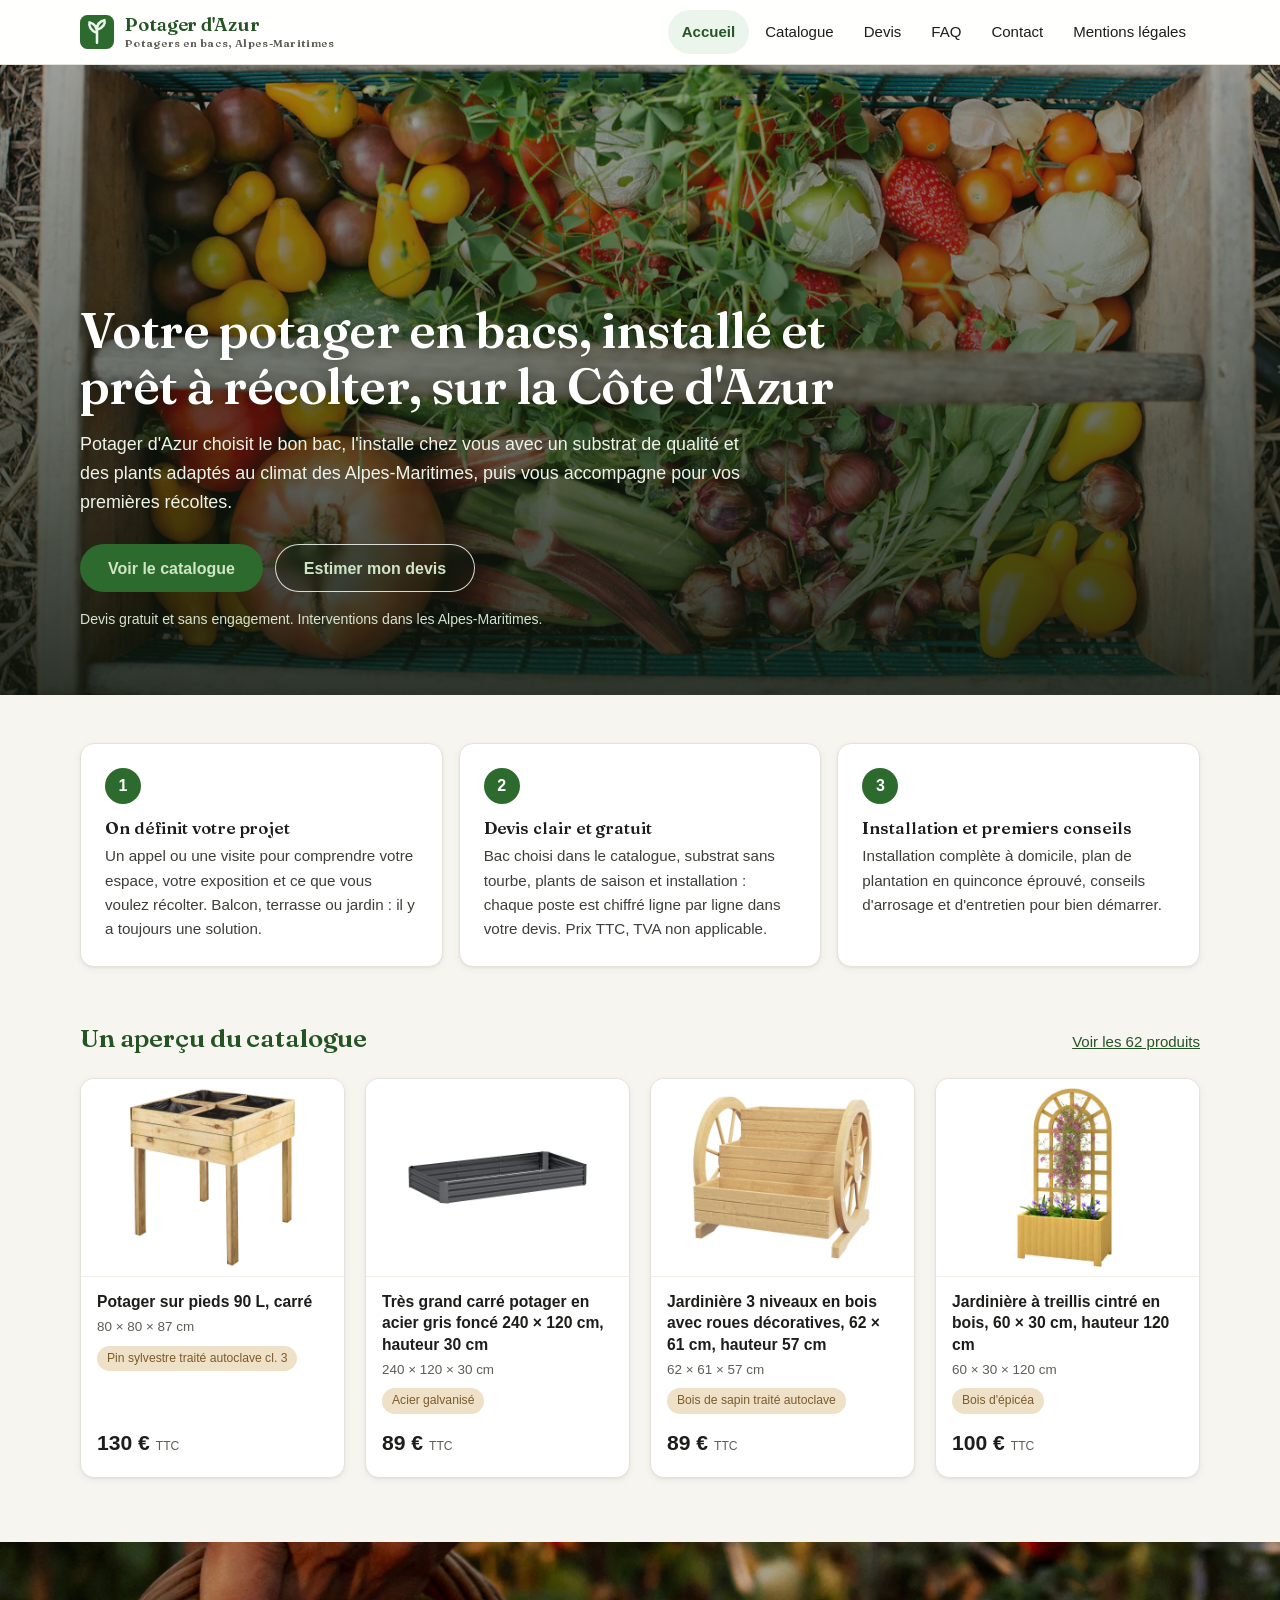
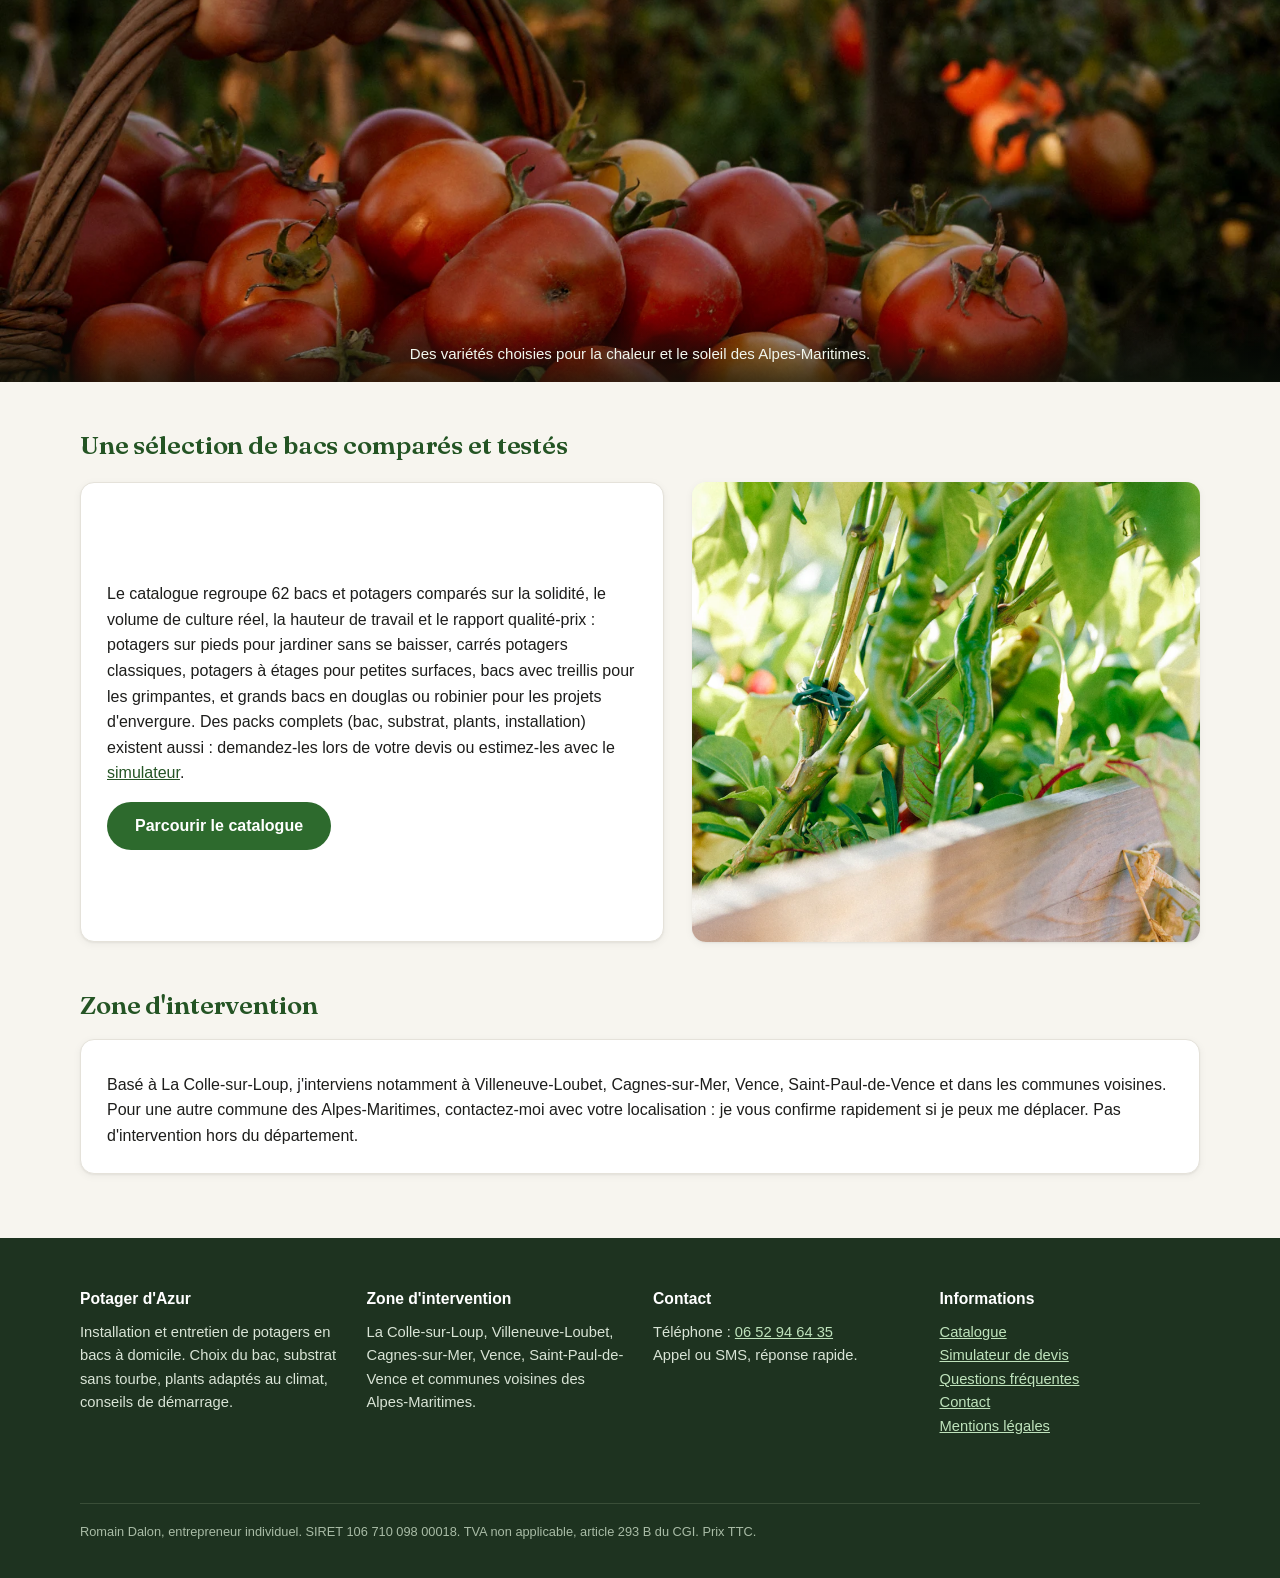
<file: index.html>
<!DOCTYPE html>
<html lang="fr">
<head>
<meta charset="UTF-8">
<meta name="viewport" content="width=device-width, initial-scale=1.0">
<title>Potager d'Azur : potagers en bacs clé en main, Alpes-Maritimes</title>
<meta name="description" content="Installation de potagers en bacs à domicile dans les Alpes-Maritimes : choix du bac, substrat, plants et conseils. Devis gratuit.">
<link rel="canonical" href="https://potagerdazur.fr/">
<meta property="og:site_name" content="Potager d'Azur">
<meta property="og:type" content="website">
<meta property="og:locale" content="fr_FR">
<meta property="og:title" content="Potager d'Azur : potagers en bacs clé en main, Alpes-Maritimes">
<meta property="og:description" content="Installation de potagers en bacs à domicile dans les Alpes-Maritimes : choix du bac, substrat, plants et conseils. Devis gratuit.">
<meta property="og:url" content="https://potagerdazur.fr/">
<meta property="og:image" content="https://potagerdazur.fr/images/jardiniere-sur-pieds-ergonomique.jpg">
<script type="application/ld+json">{"@context": "https://schema.org", "@type": ["LocalBusiness", "HomeAndConstructionBusiness"], "name": "Potager d'Azur", "image": "https://potagerdazur.fr/images/ambiance/hero-recolte.webp", "url": "https://potagerdazur.fr/", "telephone": "+33652946435", "priceRange": "230 € à 400 €", "description": "Installation et entretien de potagers en bacs à domicile dans les Alpes-Maritimes : choix du bac, substrat sans tourbe, plants adaptés au climat, conseils de démarrage.", "address": {"@type": "PostalAddress", "addressLocality": "La Colle-sur-Loup", "addressRegion": "Provence-Alpes-Côte d'Azur", "addressCountry": "FR"}, "areaServed": [{"@type": "City", "name": "La Colle-sur-Loup"}, {"@type": "City", "name": "Villeneuve-Loubet"}, {"@type": "City", "name": "Cagnes-sur-Mer"}, {"@type": "City", "name": "Vence"}, {"@type": "City", "name": "Saint-Paul-de-Vence"}]}</script>
<script type="application/ld+json">{"@context": "https://schema.org", "@type": "WebSite", "name": "Potager d'Azur", "url": "https://potagerdazur.fr/", "potentialAction": {"@type": "SearchAction", "target": "https://potagerdazur.fr/catalogue.html?q={search_term_string}", "query-input": "required name=search_term_string"}}</script>
<link rel="icon" href="data:image/svg+xml,%3Csvg xmlns='http://www.w3.org/2000/svg' viewBox='0 0 32 32'%3E%3Crect width='32' height='32' rx='7' fill='%232D6A2D'/%3E%3Cpath d='M16 26 V13 M16 17 C10 15 8 10 9 7 C14 8 16 12 16 17 M16 14 C22 12 24 8 23 5 C18 6 16 9 16 14' stroke='%23EBF5EB' stroke-width='2.4' fill='none' stroke-linecap='round'/%3E%3C/svg%3E">
<link rel="preload" href="fonts/fraunces-600-latin.woff2" as="font" type="font/woff2" crossorigin>
<link rel="stylesheet" href="styles.css">
</head>
<body>
<a class="skip-link" href="#contenu">Aller au contenu</a>
<header class="site"><div class="hwrap"><a class="logo" href="index.html"><svg viewBox="0 0 32 32" aria-hidden="true"><rect width="32" height="32" rx="7" fill="#2D6A2D"/><path d="M16 26 V13 M16 17 C10 15 8 10 9 7 C14 8 16 12 16 17 M16 14 C22 12 24 8 23 5 C18 6 16 9 16 14" stroke="#EBF5EB" stroke-width="2.4" fill="none" stroke-linecap="round"/></svg><span class="lname">Potager d'Azur<small>Potagers en bacs, Alpes-Maritimes</small></span></a><button id="nav-toggle" aria-expanded="false" aria-controls="nav-principal" aria-label="Menu"><svg width="22" height="22" viewBox="0 0 22 22" aria-hidden="true"><path d="M3 6h16M3 11h16M3 16h16" stroke="currentColor" stroke-width="2" stroke-linecap="round"/></svg></button><nav class="main" id="nav-principal" aria-label="Navigation principale"><a href="index.html" class="actif" aria-current="page">Accueil</a><a href="catalogue.html">Catalogue</a><a href="devis.html">Devis</a><a href="faq.html">FAQ</a><a href="contact.html">Contact</a><a href="mentions-legales.html">Mentions légales</a></nav></div></header>
<main id="contenu">
<div class="hero ph grand">
<img src="images/ambiance/hero-recolte.webp" alt="Récolte de tomates et de légumes d'été dans une cagette en bois" width="1440" height="810" fetchpriority="high">
<div class="wrap">
<h1>Votre potager en bacs, installé et prêt à récolter, sur la Côte d'Azur</h1>
<p>Potager d'Azur choisit le bon bac, l'installe chez vous avec un substrat de qualité et des plants
adaptés au climat des Alpes-Maritimes, puis vous accompagne pour vos premières récoltes.</p>
<div class="cta-row">
<a class="btn" href="catalogue.html">Voir le catalogue</a>
<a class="btn clair" href="devis.html">Estimer mon devis</a>
</div>
<p class="fine">Devis gratuit et sans engagement. Interventions dans les Alpes-Maritimes.</p>
</div></div>
<div class="wrap">
<div class="etapes">
<div class="etape rv"><div class="num">1</div><h2>On définit votre projet</h2>
<p>Un appel ou une visite pour comprendre votre espace, votre exposition et ce que vous voulez récolter.
Balcon, terrasse ou jardin : il y a toujours une solution.</p></div>
<div class="etape rv"><div class="num">2</div><h2>Devis clair et gratuit</h2>
<p>Bac choisi dans le catalogue, substrat sans tourbe, plants de saison et installation :
chaque poste est chiffré ligne par ligne dans votre devis. Prix TTC, TVA non applicable.</p></div>
<div class="etape rv"><div class="num">3</div><h2>Installation et premiers conseils</h2>
<p>Installation complète à domicile, plan de plantation en quinconce éprouvé, conseils d'arrosage
et d'entretien pour bien démarrer.</p></div>
</div>
<div class="sect-tete"><h2>Un aperçu du catalogue</h2>
<a href="catalogue.html">Voir les 62 produits</a></div>
<div class="grille apercu"><article class="carte" tabindex="0" role="button" data-prix="130" aria-label="Voir le détail : Potager sur pieds 90 L, carré"><img src="images/potager-sur-pieds-90-l-carre.jpg" alt="Potager sur pieds 90 L, carré" loading="lazy" width="400" height="300"><div class="cbody"><h3>Potager sur pieds 90 L, carré</h3><div class="dims">80 × 80 × 87 cm</div><span class="badge">Pin sylvestre traité autoclave cl. 3</span><ul class="points"><li><strong>4 compartiments</strong> : organisation des cultures par famille botanique.</li><li><strong>Format carré</strong> : accès facile sur 4 côtés.</li><li><strong>Idéal rotation des cultures</strong> : tomates / salades / aromatiques / radis.</li></ul><div class="prix">130&nbsp;€ <small>TTC</small></div><details><summary>Caractéristiques</summary><table><tr><td>Dimensions</td><td>80 × 80 × 87 cm</td></tr><tr><td>Capacité</td><td>90 litres</td></tr><tr><td>Compartiments</td><td>4 zones distinctes</td></tr><tr><td>Matériau</td><td>Pin sylvestre traité autoclave cl. 3</td></tr><tr><td>Certification</td><td>PEFC</td></tr><tr><td>Accessoires</td><td>Géotextile inclus</td></tr></table></details></div></article><article class="carte" tabindex="0" role="button" data-prix="89" aria-label="Voir le détail : Très grand carré potager en acier gris foncé 240 × 120 cm, hauteur 30 cm"><img src="images/tres-grand-carre-potager-en-acier-gris-fonce-240-120-cm-hauteur-30-cm.jpg" alt="Très grand carré potager en acier gris foncé 240 × 120 cm, hauteur 30 cm" loading="lazy" width="400" height="300"><div class="cbody"><h3>Très grand carré potager en acier gris foncé 240 × 120 cm, hauteur 30 cm</h3><div class="dims">240 × 120 × 30 cm</div><span class="badge">Acier galvanisé</span><ul class="points"><li>Près de 2,9 m² de culture d'un seul tenant, environ 835 L de substrat.</li><li>Acier galvanisé 0,5 mm avec barres de renfort internes : les parois ne s'écartent pas sous la poussée de la terre.</li><li>Fond ouvert : drainage direct en pleine terre, pas d'eau stagnante.</li></ul><div class="prix">89&nbsp;€ <small>TTC</small></div><details><summary>Caractéristiques</summary><table><tr><td>Dimensions</td><td>240 × 120 × 30 cm</td></tr><tr><td>Dimensions intérieures</td><td>236 × 118 × 30 cm</td></tr><tr><td>Matériau</td><td>Acier galvanisé</td></tr><tr><td>Épaisseur de tôle</td><td>0,5 mm</td></tr><tr><td>Couleur</td><td>Gris foncé</td></tr><tr><td>Capacité</td><td>Environ 835 L</td></tr><tr><td>Fond</td><td>Ouvert, à poser en pleine terre</td></tr></table></details></div></article><article class="carte" tabindex="0" role="button" data-prix="89" aria-label="Voir le détail : Jardinière 3 niveaux en bois avec roues décoratives, 62 × 61 cm, hauteur 57 cm"><img src="images/jardiniere-3-niveaux-en-bois-avec-roues-decoratives-62-61-cm-hauteur-57-cm.webp" alt="Jardinière 3 niveaux en bois avec roues décoratives, 62 × 61 cm, hauteur 57 cm" loading="lazy" width="400" height="300"><div class="cbody"><h3>Jardinière 3 niveaux en bois avec roues décoratives, 62 × 61 cm, hauteur 57 cm</h3><div class="dims">62 × 61 × 57 cm</div><span class="badge">Bois de sapin traité autoclave</span><ul class="points"><li>Trois niveaux compacts en forme d'escalier, 25 kg de charge maximale par bac : adapté à un petit balcon ou une terrasse.</li><li>Grandes roues en bois façon charrette habillant le piètement : look rustique assumé, plus décoratif qu'une jardinière classique.</li><li>Bois de sapin traité autoclave, trous de drainage sur chaque niveau.</li></ul><div class="prix">89&nbsp;€ <small>TTC</small></div><details><summary>Caractéristiques</summary><table><tr><td>Dimensions d'ensemble</td><td>62 × 61 × 57 cm</td></tr><tr><td>Dimensions par bac</td><td>56 × 20 × 15 cm</td></tr><tr><td>Matériau</td><td>Bois de sapin traité autoclave</td></tr><tr><td>Charge maximale</td><td>25 kg par bac</td></tr><tr><td>Poids</td><td>7 kg</td></tr></table></details></div></article><article class="carte" tabindex="0" role="button" data-prix="100" aria-label="Voir le détail : Jardinière à treillis cintré en bois, 60 × 30 cm, hauteur 120 cm"><img src="images/jardiniere-a-treillis-cintre-en-bois-60-30-cm-hauteur-120-cm.webp" alt="Jardinière à treillis cintré en bois, 60 × 30 cm, hauteur 120 cm" loading="lazy" width="400" height="300"><div class="cbody"><h3>Jardinière à treillis cintré en bois, 60 × 30 cm, hauteur 120 cm</h3><div class="dims">60 × 30 × 120 cm</div><span class="badge">Bois d'épicéa</span><ul class="points"><li>Treillis cintré en arche : silhouette plus habillée qu'un treillis droit, pour rosiers, clématites ou passiflores.</li><li>Trois trous de drainage en fond de bac : évite l'eau stagnante et la pourriture des racines.</li><li>Bois d'épicéa résistant aux fissures, format compact adapté aux balcons et petites terrasses.</li></ul><div class="prix">100&nbsp;€ <small>TTC</small></div><details><summary>Caractéristiques</summary><table><tr><td>Dimensions totales</td><td>60 × 30 × 120 cm</td></tr><tr><td>Zone de plantation</td><td>55,5 × 25 × 22 cm</td></tr><tr><td>Dimensions du treillis</td><td>60 × 2,5 × 90 cm</td></tr><tr><td>Matériau</td><td>Bois d'épicéa</td></tr><tr><td>Charge maximale</td><td>30 kg</td></tr></table></details></div></article></div>
</div>
<figure class="bande rv">
<img src="images/ambiance/bande-tomates-panier.webp" alt="Panier de tomates récoltées au soleil couchant dans un jardin" loading="lazy" width="1600" height="900">
<figcaption>Des variétés choisies pour la chaleur et le soleil des Alpes-Maritimes.</figcaption>
</figure>
<div class="wrap">
<h2 class="sect">Une sélection de bacs comparés et testés</h2>
<div class="split rv">
<div class="bloc"><p>Le catalogue regroupe 62 bacs et potagers comparés sur la solidité,
le volume de culture réel, la hauteur de travail et le rapport qualité-prix : potagers sur pieds pour
jardiner sans se baisser, carrés potagers classiques, potagers à étages pour petites surfaces,
bacs avec treillis pour les grimpantes, et grands bacs en douglas ou robinier pour les projets
d'envergure. Des packs complets (bac, substrat, plants, installation) existent aussi :
demandez-les lors de votre devis ou estimez-les avec le <a href="devis.html">simulateur</a>.</p>
<a class="btn" href="catalogue.html">Parcourir le catalogue</a></div>
<img src="images/ambiance/accueil-bac-contrejour.webp" alt="Plants de poivrons en contre-jour dans un bac potager en bois" loading="lazy" width="900" height="1125">
</div>
<h2 class="sect">Zone d'intervention</h2>
<div class="bloc rv"><p>Basé à La Colle-sur-Loup, j'interviens notamment à Villeneuve-Loubet,
Cagnes-sur-Mer, Vence, Saint-Paul-de-Vence et dans les communes voisines. Pour une autre commune
des Alpes-Maritimes, contactez-moi avec votre localisation : je vous confirme rapidement si je
peux me déplacer. Pas d'intervention hors du département.</p></div>
</div>
</main>
<footer class="site"><div class="wrap">
<div><h4>Potager d'Azur</h4><p>Installation et entretien de potagers en bacs à domicile.
Choix du bac, substrat sans tourbe, plants adaptés au climat, conseils de démarrage.</p></div>
<div><h4>Zone d'intervention</h4><p>La Colle-sur-Loup, Villeneuve-Loubet, Cagnes-sur-Mer,
Vence, Saint-Paul-de-Vence et communes voisines des Alpes-Maritimes.</p></div>
<div><h4>Contact</h4><p>Téléphone : <a href="tel:+33652946435">06 52 94 64 35</a><br>
Appel ou SMS, réponse rapide.</p></div>
<div><h4>Informations</h4><p><a href="catalogue.html">Catalogue</a><br><a href="devis.html">Simulateur de devis</a><br><a href="faq.html">Questions fréquentes</a><br><a href="contact.html">Contact</a><br><a href="mentions-legales.html">Mentions légales</a></p></div>
<div class="legal">Romain Dalon, entrepreneur individuel. SIRET 106 710 098 00018.
TVA non applicable, article 293 B du CGI. Prix TTC.</div>
</div></footer>
<div id="fiche-overlay" role="dialog" aria-modal="true" aria-label="Fiche produit">
<div id="fiche-panneau">
<button id="fiche-fermer" aria-label="Fermer la fiche">&#215;</button><div id="fiche-contenu"></div>
</div></div>
<script src="site.js" defer></script>
</body>
</html>
</file>
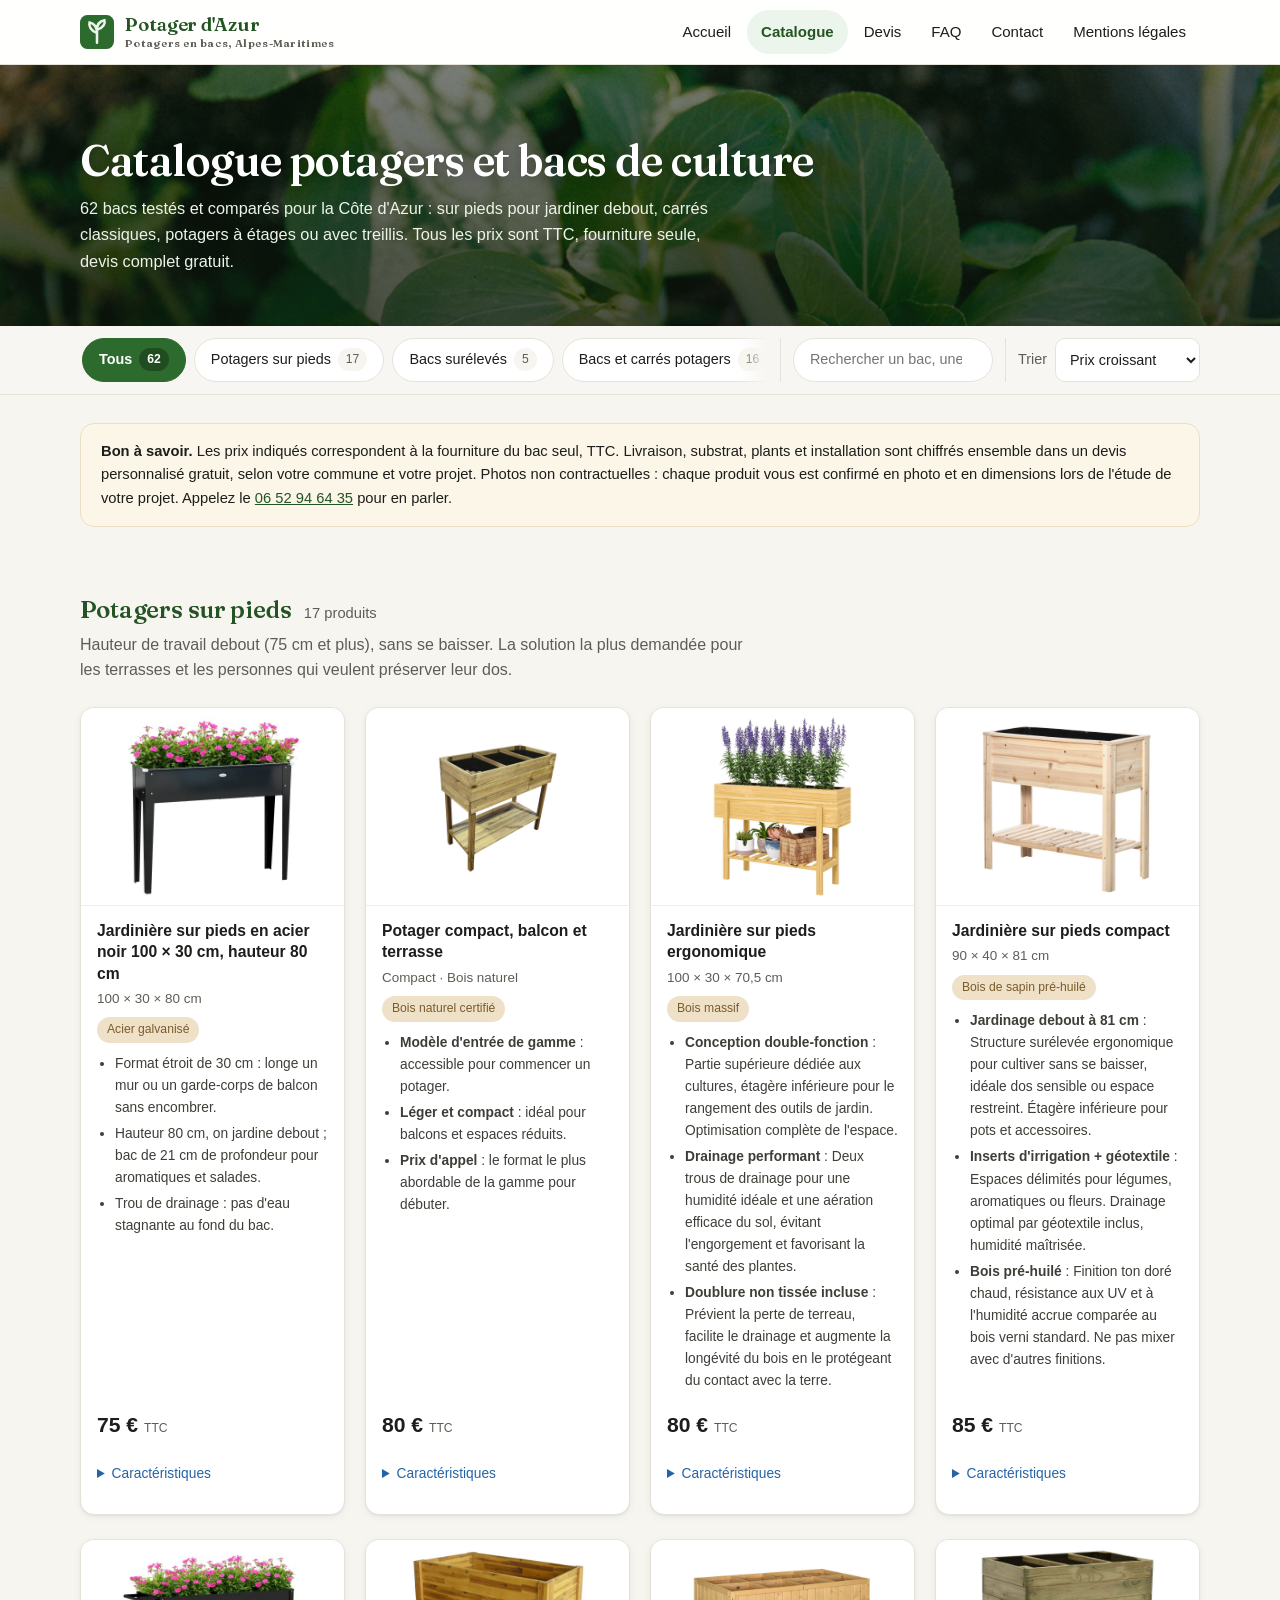
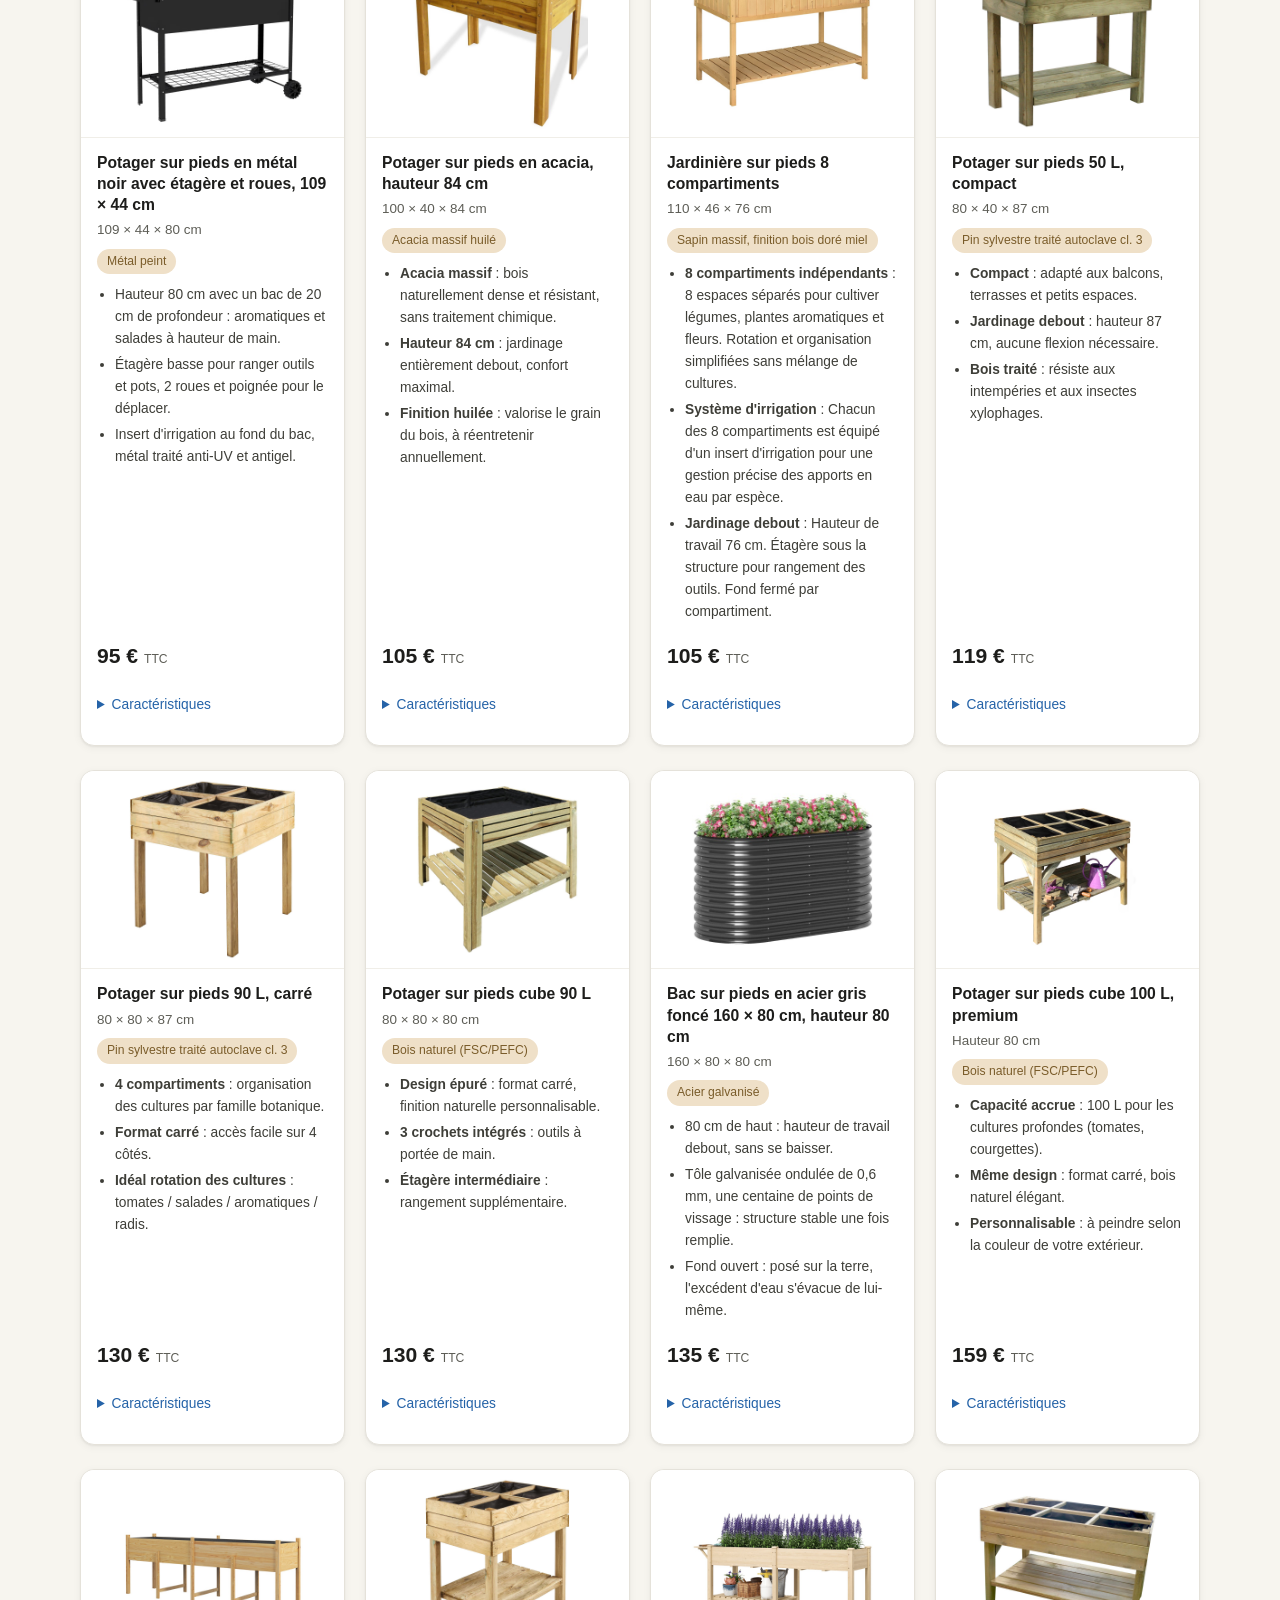
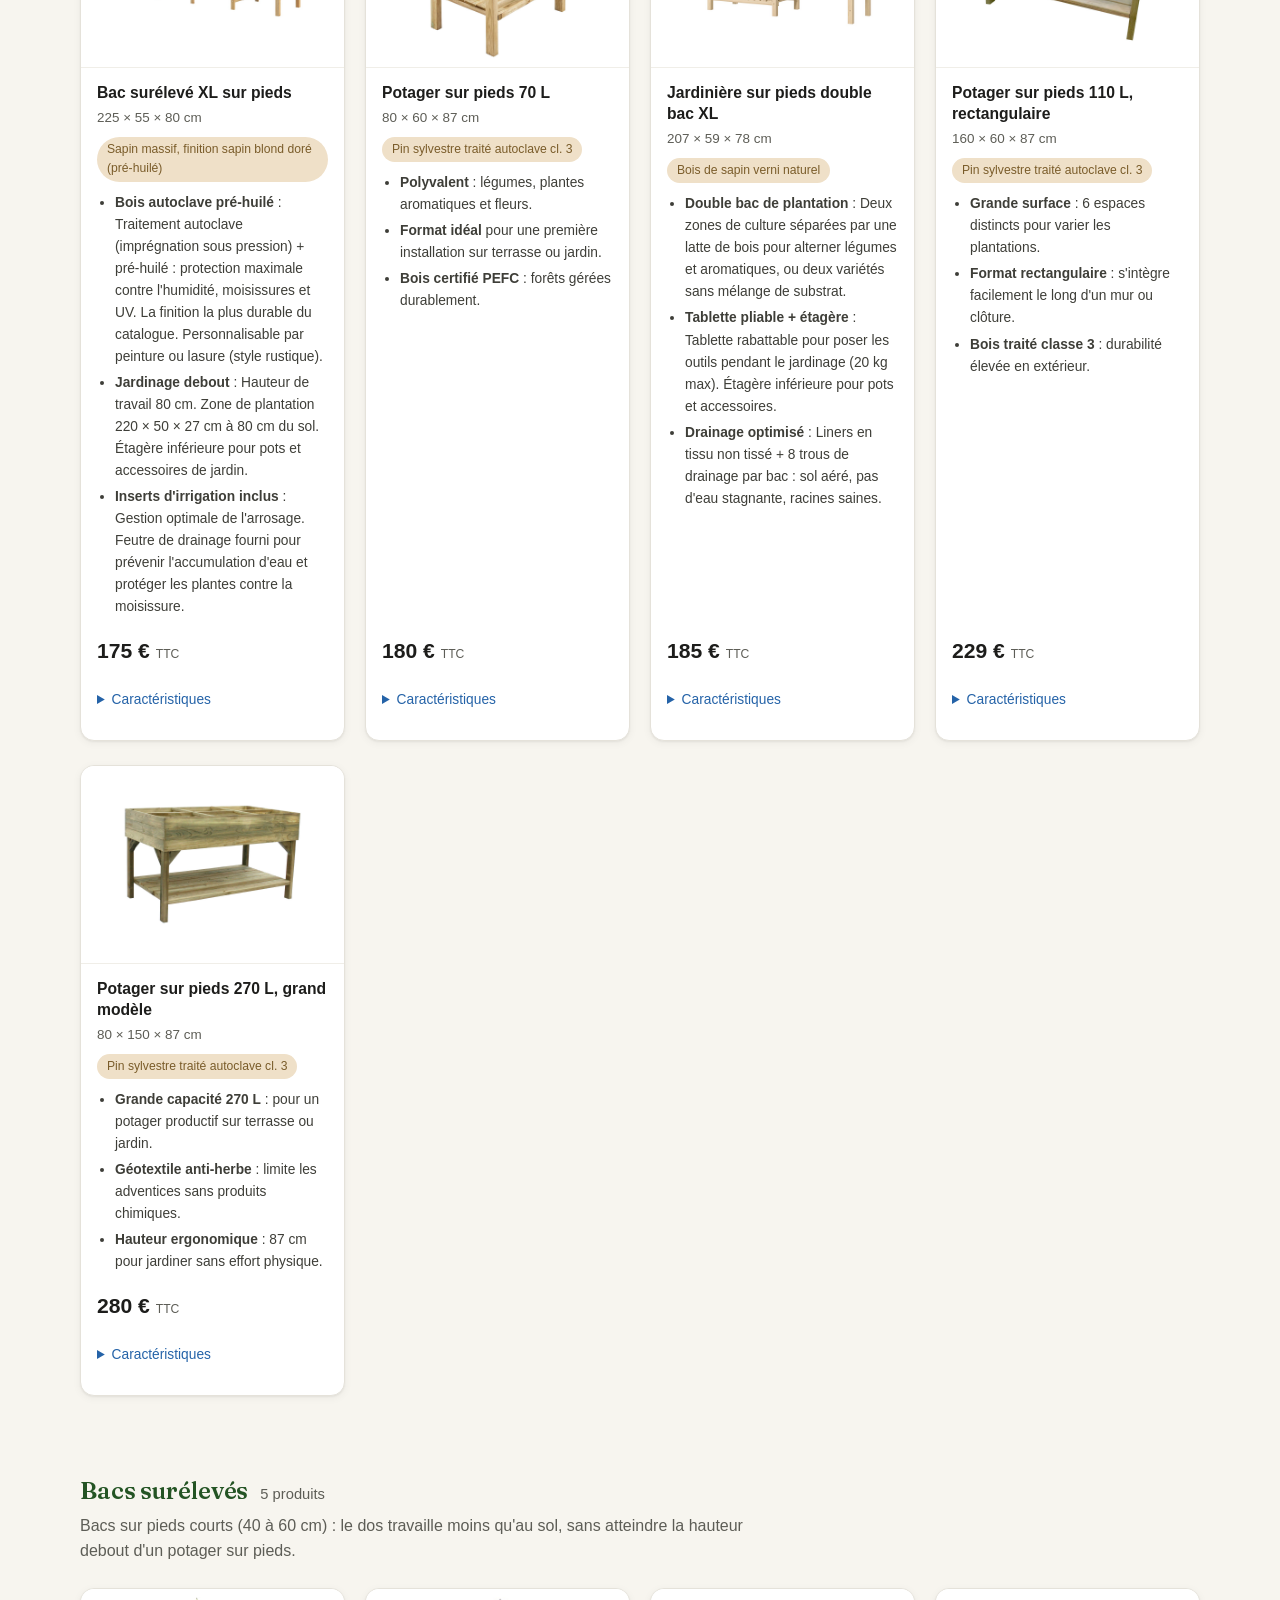
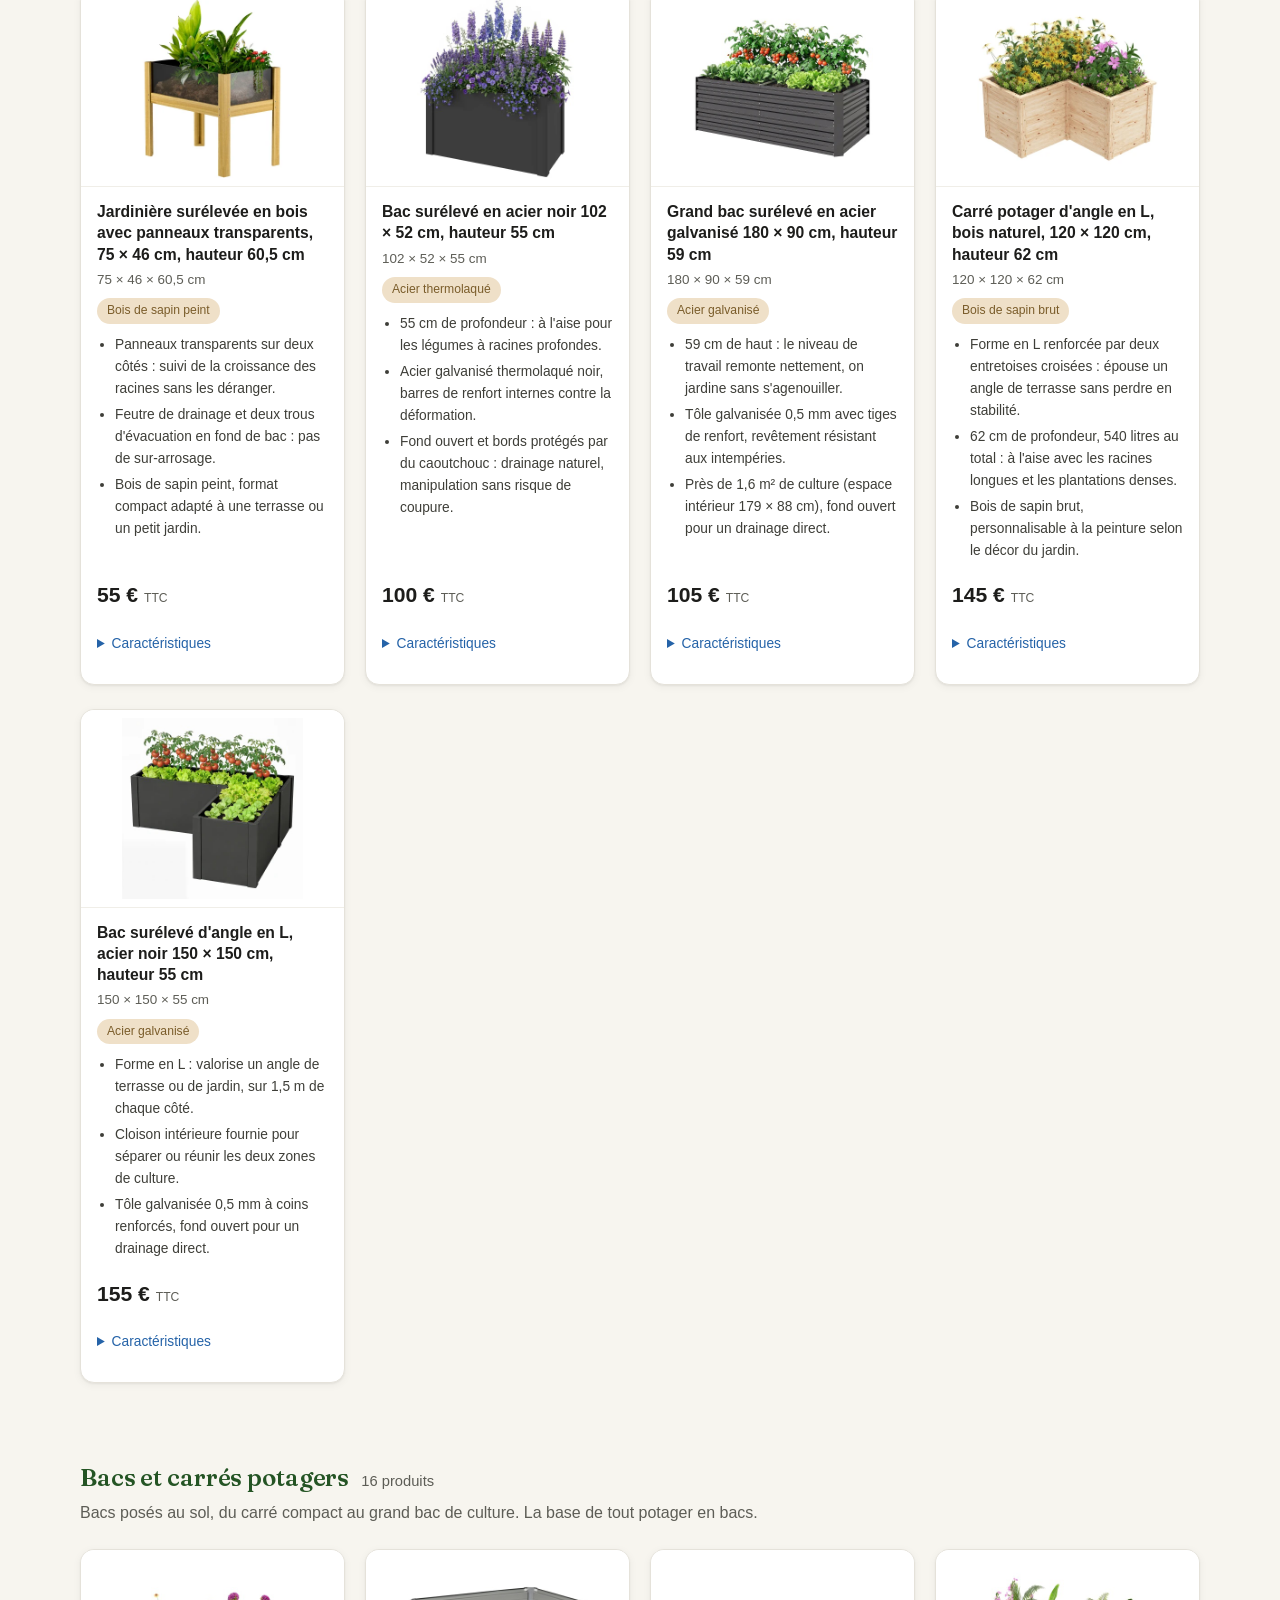
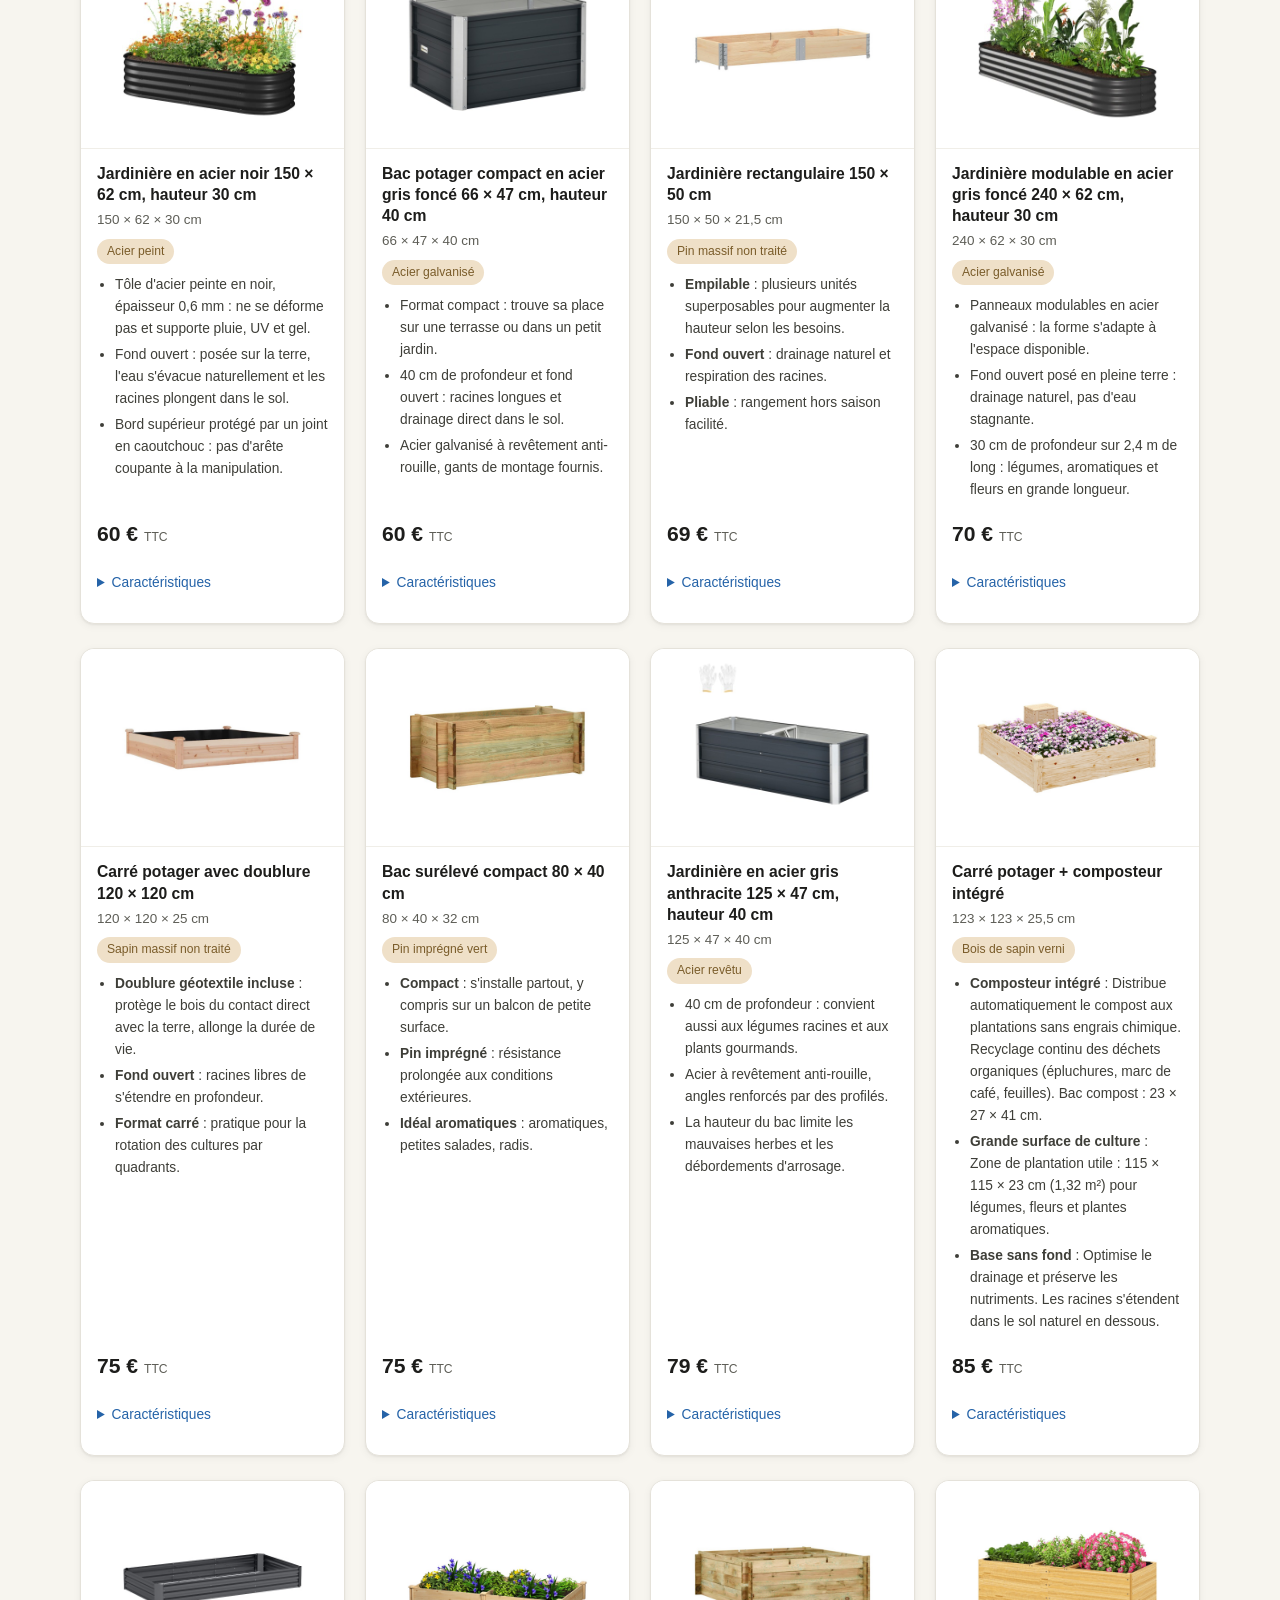
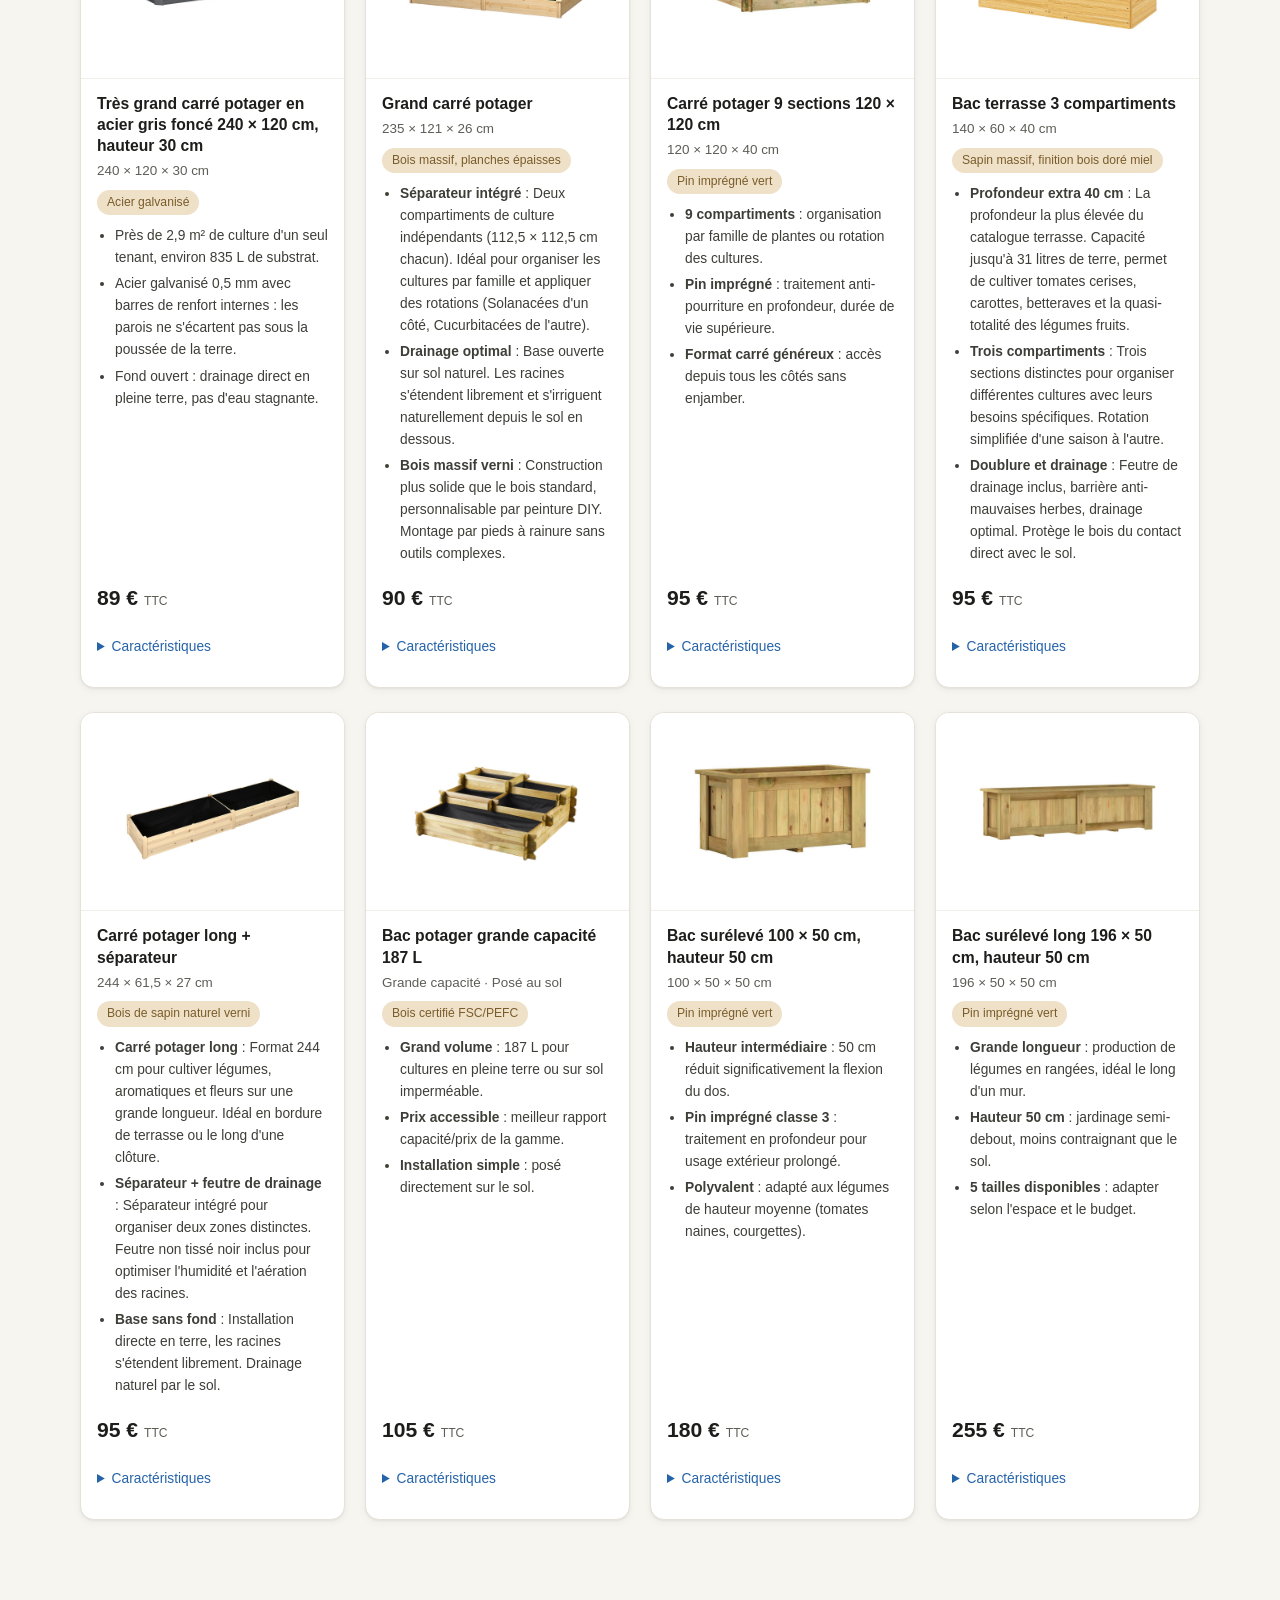
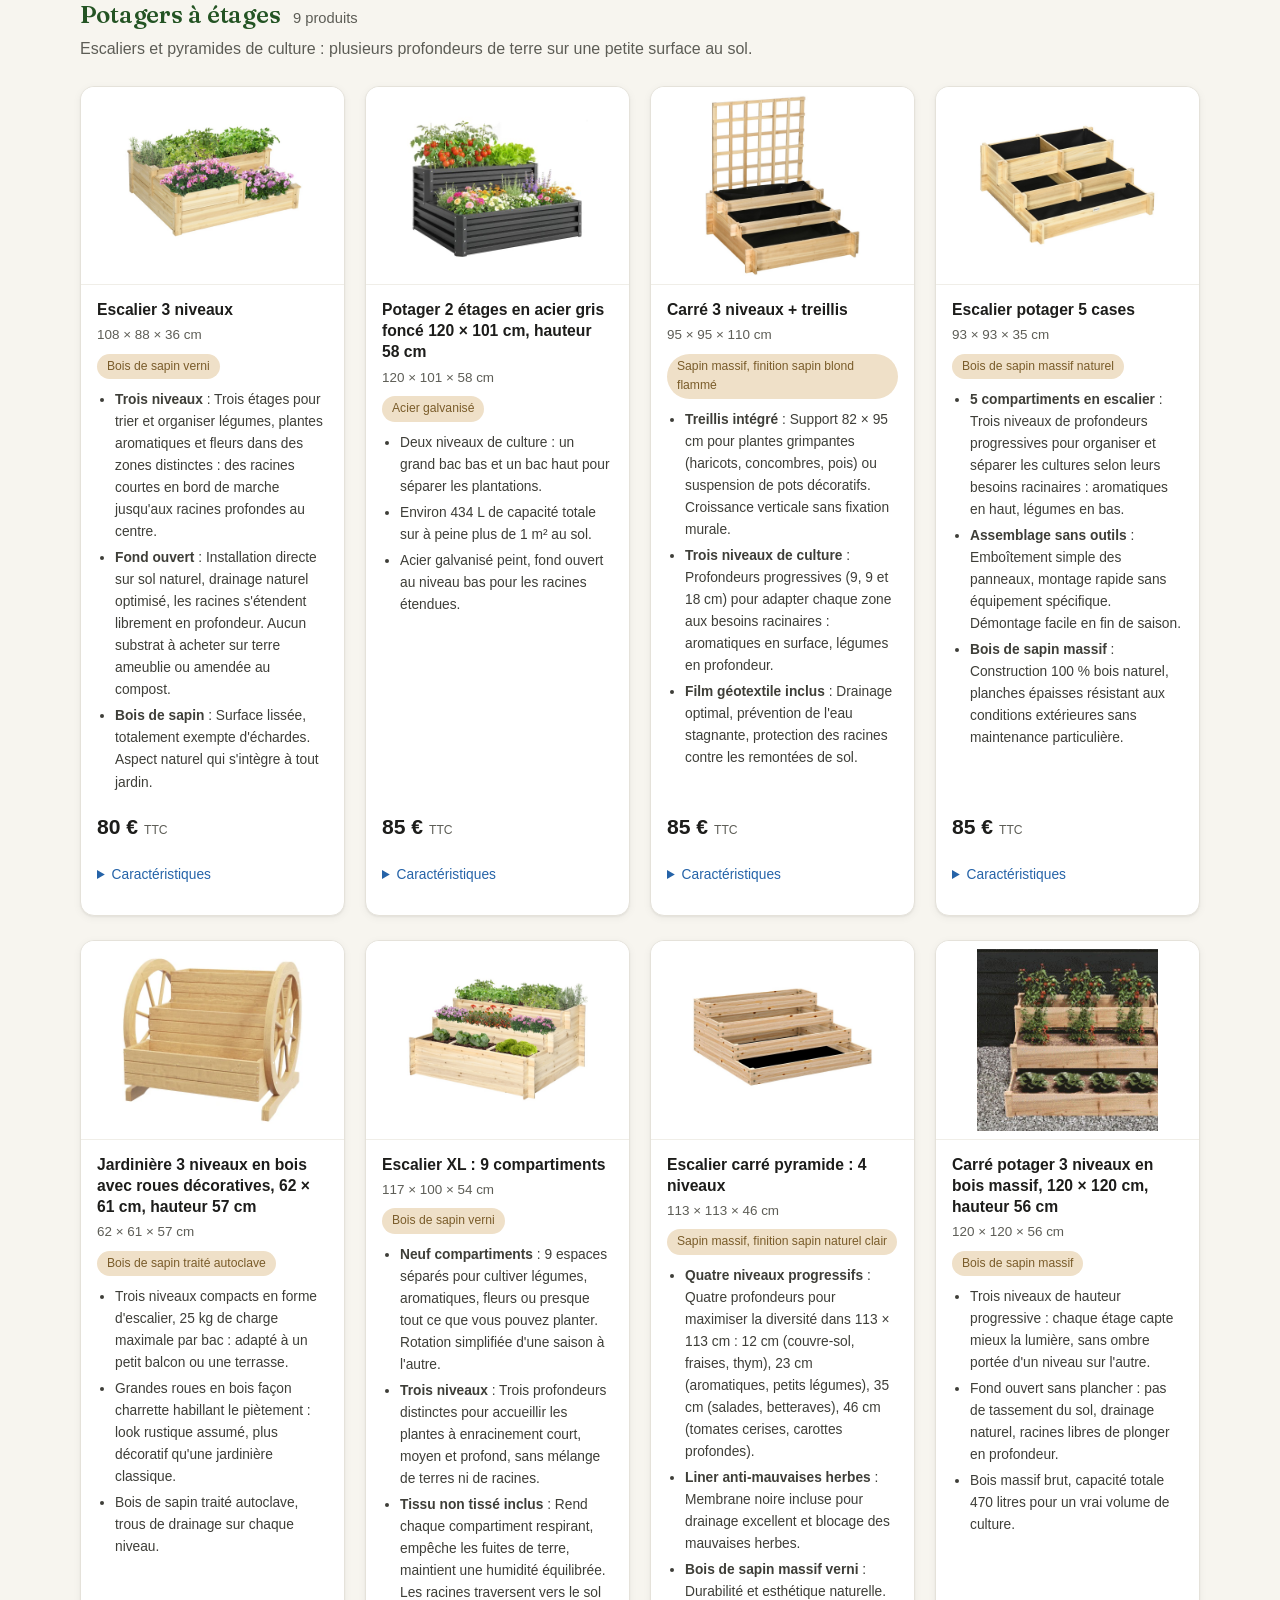
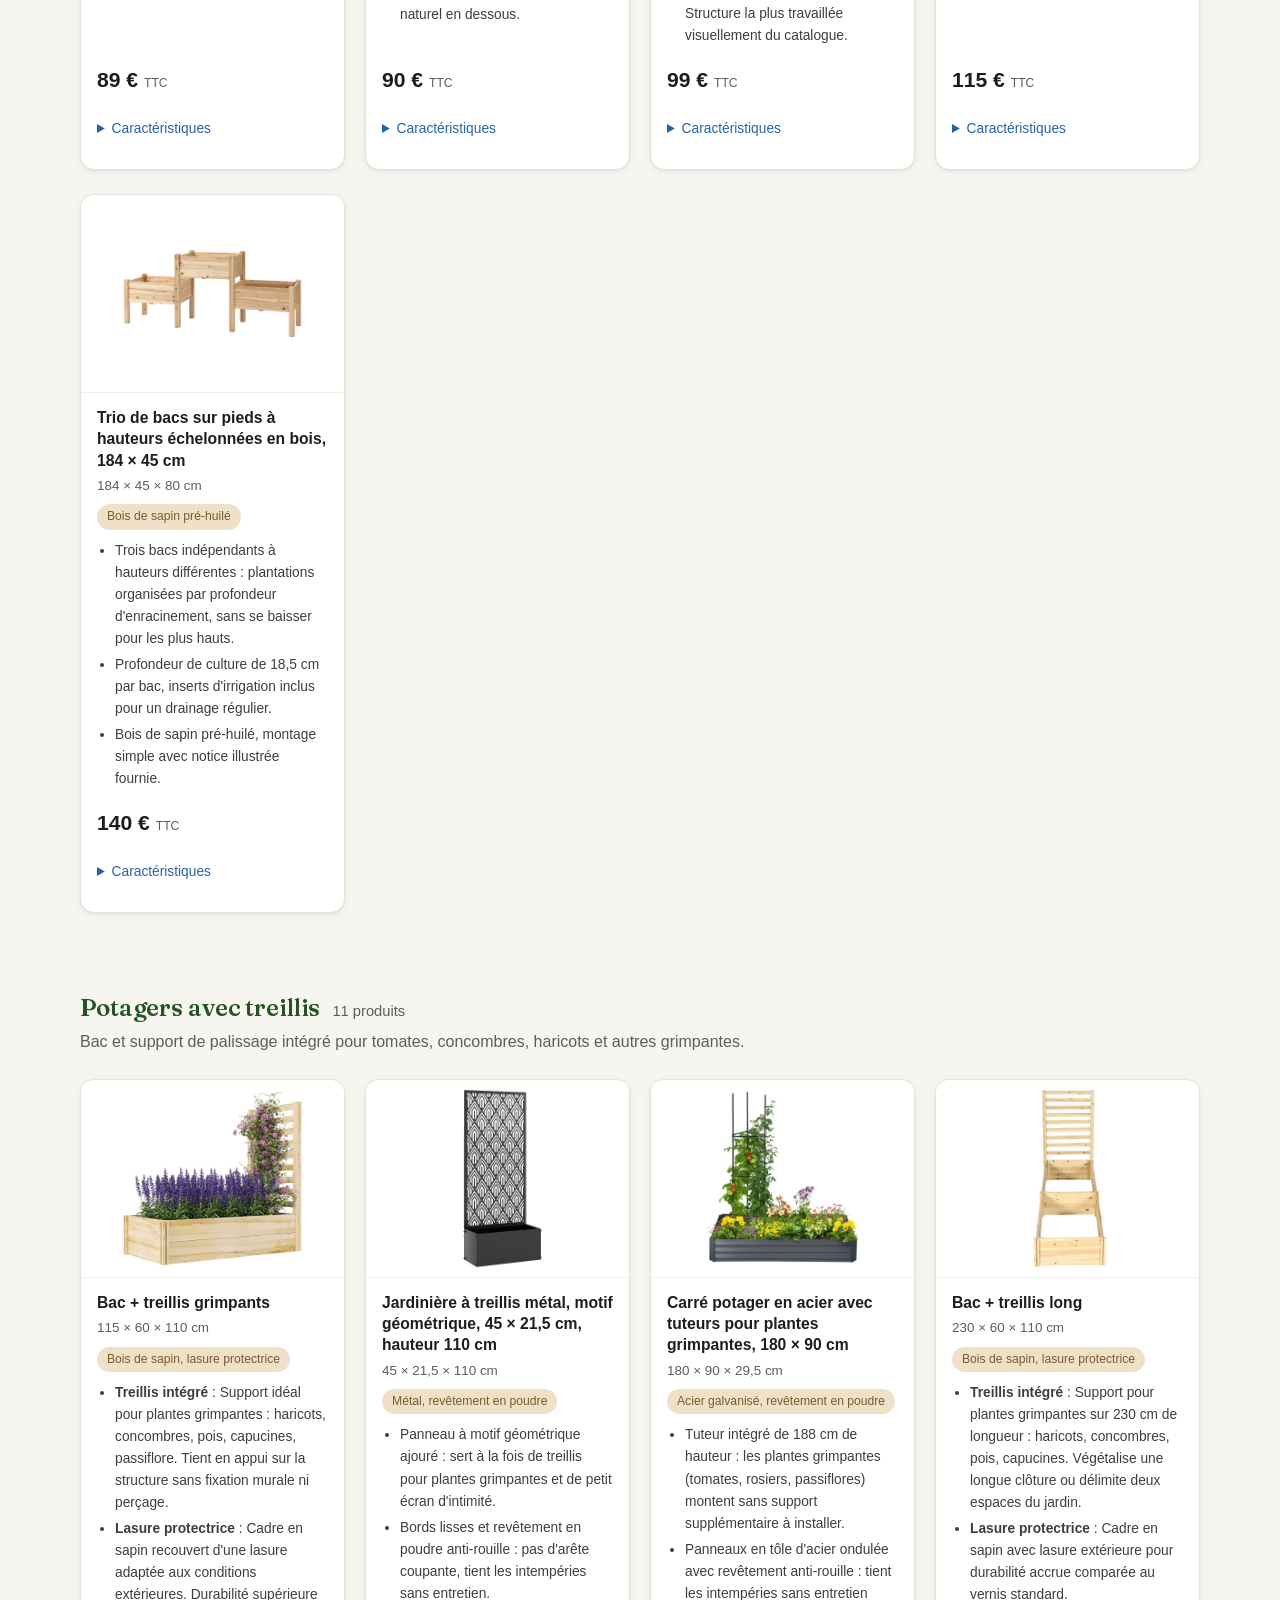
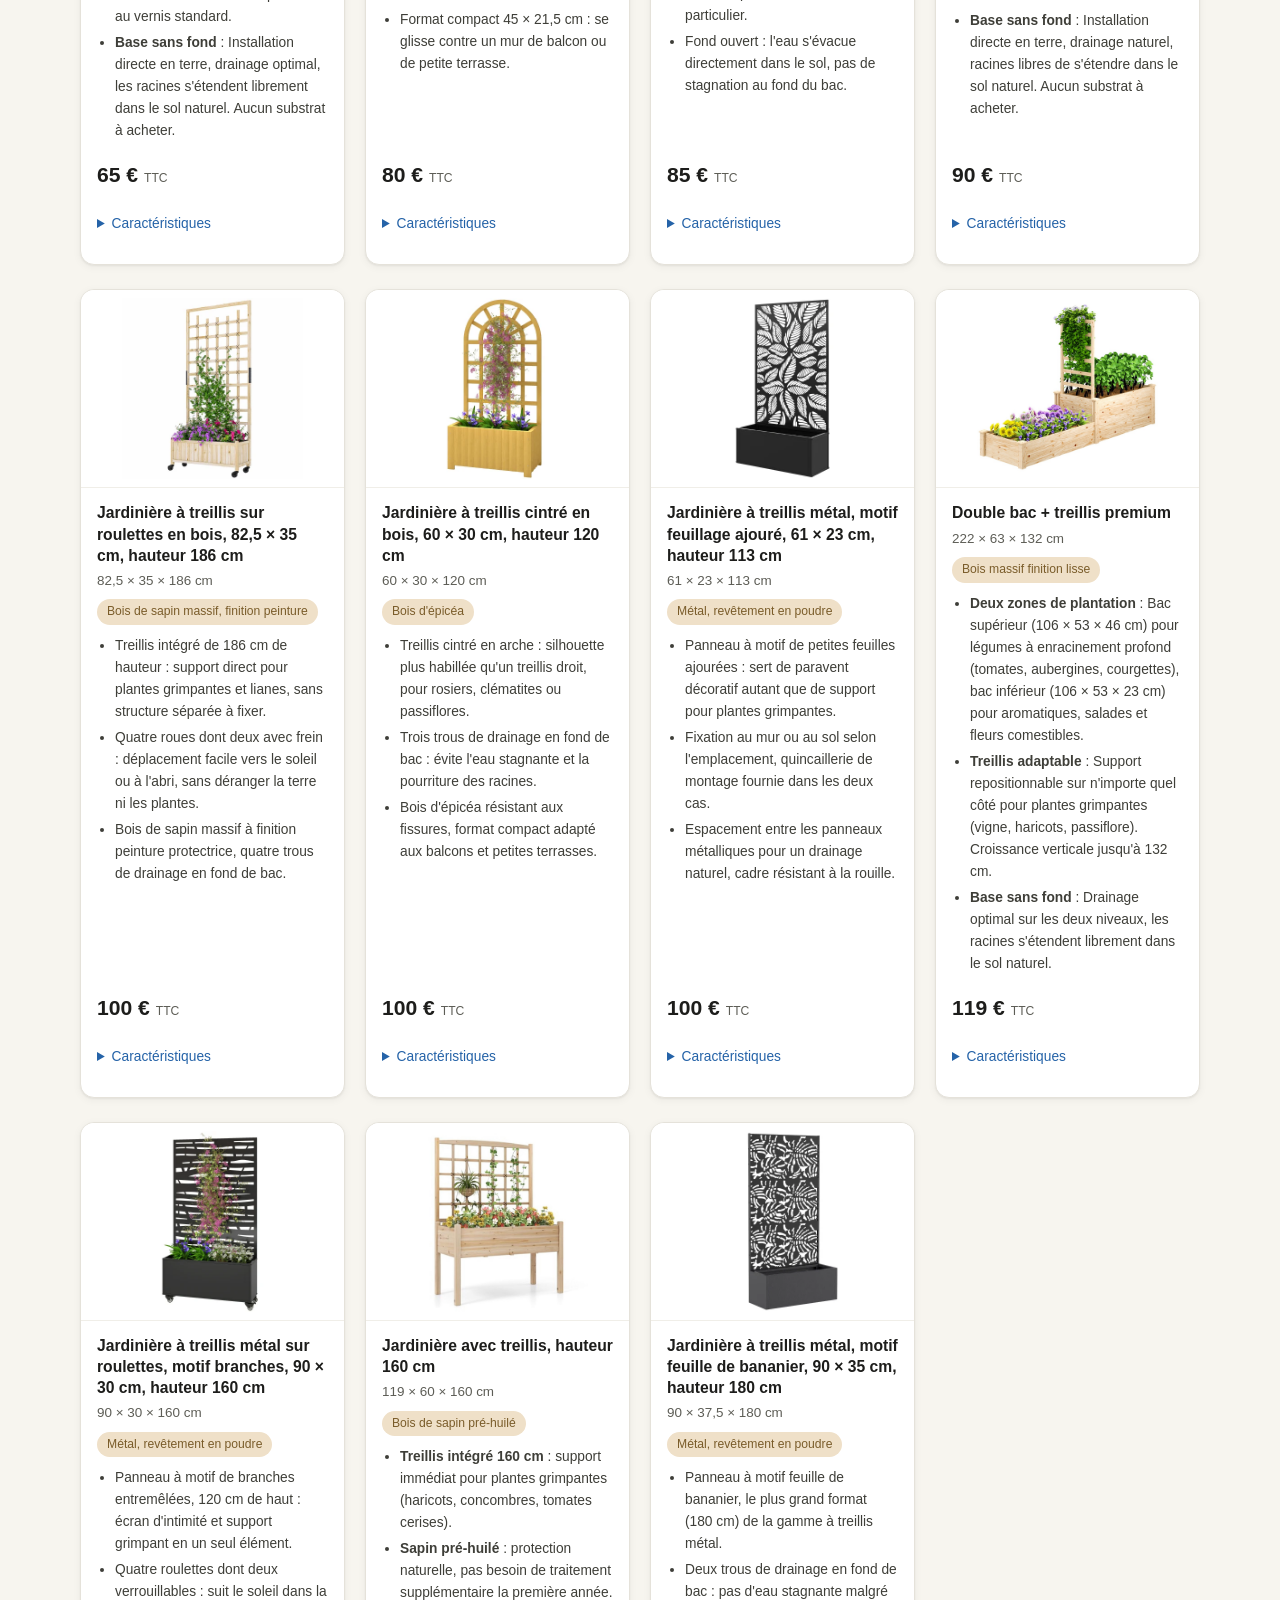
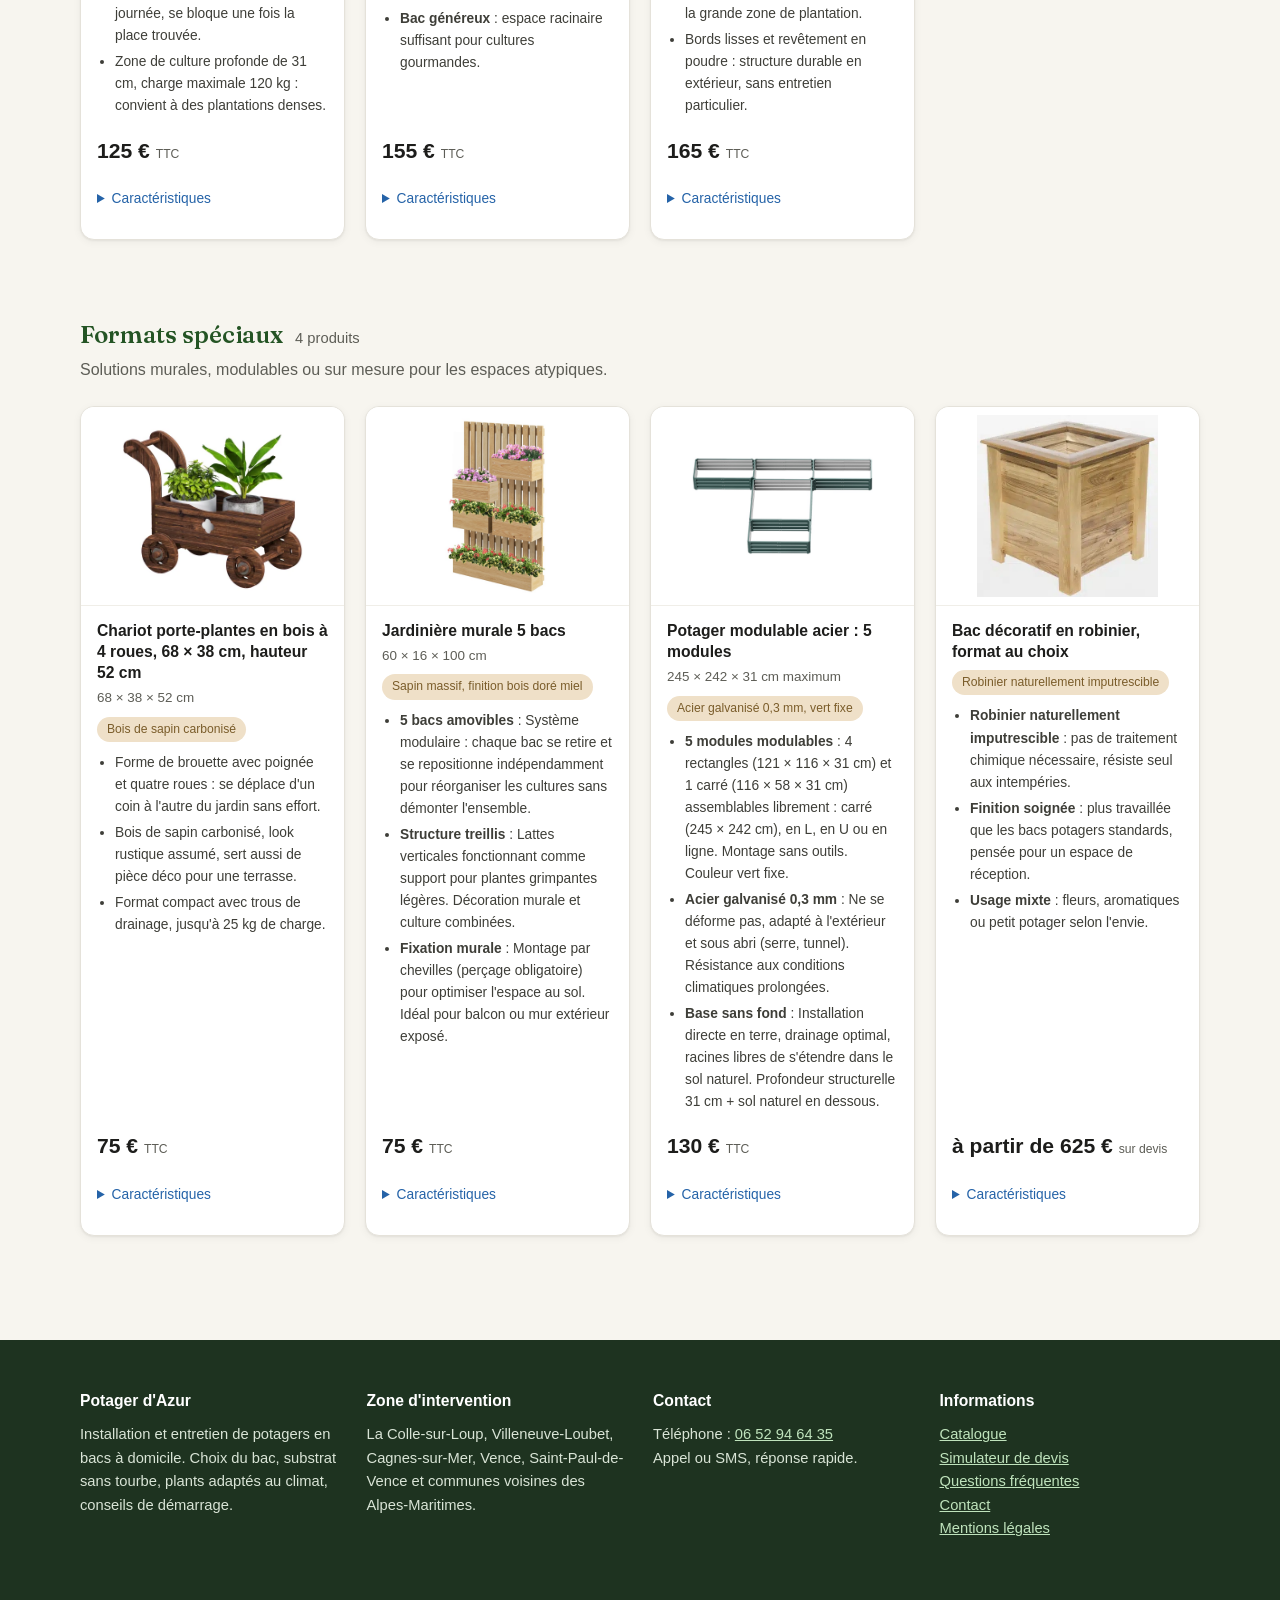
<file: catalogue.html>
<!DOCTYPE html>
<html lang="fr">
<head>
<meta charset="UTF-8">
<meta name="viewport" content="width=device-width, initial-scale=1.0">
<title>Catalogue : Potager d'Azur</title>
<meta name="description" content="62 potagers et bacs de culture comparés : sur pieds, carrés, à étages, avec treillis. Prix TTC, fourniture seule.">
<link rel="canonical" href="https://potagerdazur.fr/catalogue.html">
<meta property="og:site_name" content="Potager d'Azur">
<meta property="og:type" content="website">
<meta property="og:locale" content="fr_FR">
<meta property="og:title" content="Catalogue : Potager d'Azur">
<meta property="og:description" content="62 potagers et bacs de culture comparés : sur pieds, carrés, à étages, avec treillis. Prix TTC, fourniture seule.">
<meta property="og:url" content="https://potagerdazur.fr/catalogue.html">
<meta property="og:image" content="https://potagerdazur.fr/images/jardiniere-sur-pieds-ergonomique.jpg">
<script type="application/ld+json">{"@context": "https://schema.org", "@type": ["LocalBusiness", "HomeAndConstructionBusiness"], "name": "Potager d'Azur", "image": "https://potagerdazur.fr/images/ambiance/hero-recolte.webp", "url": "https://potagerdazur.fr/", "telephone": "+33652946435", "priceRange": "230 € à 400 €", "description": "Installation et entretien de potagers en bacs à domicile dans les Alpes-Maritimes : choix du bac, substrat sans tourbe, plants adaptés au climat, conseils de démarrage.", "address": {"@type": "PostalAddress", "addressLocality": "La Colle-sur-Loup", "addressRegion": "Provence-Alpes-Côte d'Azur", "addressCountry": "FR"}, "areaServed": [{"@type": "City", "name": "La Colle-sur-Loup"}, {"@type": "City", "name": "Villeneuve-Loubet"}, {"@type": "City", "name": "Cagnes-sur-Mer"}, {"@type": "City", "name": "Vence"}, {"@type": "City", "name": "Saint-Paul-de-Vence"}]}</script>
<script type="application/ld+json">{"@context": "https://schema.org", "@type": "WebSite", "name": "Potager d'Azur", "url": "https://potagerdazur.fr/", "potentialAction": {"@type": "SearchAction", "target": "https://potagerdazur.fr/catalogue.html?q={search_term_string}", "query-input": "required name=search_term_string"}}</script>
<link rel="icon" href="data:image/svg+xml,%3Csvg xmlns='http://www.w3.org/2000/svg' viewBox='0 0 32 32'%3E%3Crect width='32' height='32' rx='7' fill='%232D6A2D'/%3E%3Cpath d='M16 26 V13 M16 17 C10 15 8 10 9 7 C14 8 16 12 16 17 M16 14 C22 12 24 8 23 5 C18 6 16 9 16 14' stroke='%23EBF5EB' stroke-width='2.4' fill='none' stroke-linecap='round'/%3E%3C/svg%3E">
<link rel="preload" href="fonts/fraunces-600-latin.woff2" as="font" type="font/woff2" crossorigin>
<link rel="stylesheet" href="styles.css">
</head>
<body>
<a class="skip-link" href="#contenu">Aller au contenu</a>
<header class="site"><div class="hwrap"><a class="logo" href="index.html"><svg viewBox="0 0 32 32" aria-hidden="true"><rect width="32" height="32" rx="7" fill="#2D6A2D"/><path d="M16 26 V13 M16 17 C10 15 8 10 9 7 C14 8 16 12 16 17 M16 14 C22 12 24 8 23 5 C18 6 16 9 16 14" stroke="#EBF5EB" stroke-width="2.4" fill="none" stroke-linecap="round"/></svg><span class="lname">Potager d'Azur<small>Potagers en bacs, Alpes-Maritimes</small></span></a><button id="nav-toggle" aria-expanded="false" aria-controls="nav-principal" aria-label="Menu"><svg width="22" height="22" viewBox="0 0 22 22" aria-hidden="true"><path d="M3 6h16M3 11h16M3 16h16" stroke="currentColor" stroke-width="2" stroke-linecap="round"/></svg></button><nav class="main" id="nav-principal" aria-label="Navigation principale"><a href="index.html">Accueil</a><a href="catalogue.html" class="actif" aria-current="page">Catalogue</a><a href="devis.html">Devis</a><a href="faq.html">FAQ</a><a href="contact.html">Contact</a><a href="mentions-legales.html">Mentions légales</a></nav></div></header>
<main id="contenu">
<div class="hero ph mince"><img src="images/ambiance/catalogue-bac.webp" alt="Jeunes légumes en pleine croissance dans un bac potager en bois" width="1600" height="700" fetchpriority="high"><div class="wrap"><h1>Catalogue potagers et bacs de culture</h1><p>62 bacs testés et comparés pour la Côte d'Azur : sur pieds pour jardiner debout, carrés classiques, potagers à étages ou avec treillis. Tous les prix sont TTC, fourniture seule, devis complet gratuit.</p></div></div><div class="toolbar"><div class="wrap"><div class="cats" id="filtres-cats" role="group" aria-label="Filtrer par catégorie"><button type="button" data-cat="tous" class="actif" aria-pressed="true">Tous <span class="n">62</span></button><button type="button" data-cat="surpied" aria-pressed="false">Potagers sur pieds <span class="n">17</span></button><button type="button" data-cat="sureleve" aria-pressed="false">Bacs surélevés <span class="n">5</span></button><button type="button" data-cat="sol" aria-pressed="false">Bacs et carrés potagers <span class="n">16</span></button><button type="button" data-cat="etage" aria-pressed="false">Potagers à étages <span class="n">9</span></button><button type="button" data-cat="treillis" aria-pressed="false">Potagers avec treillis <span class="n">11</span></button><button type="button" data-cat="special" aria-pressed="false">Formats spéciaux <span class="n">4</span></button></div><div class="recherche"><input type="search" id="recherche-catalogue" placeholder="Rechercher un bac, une jardinière..." aria-label="Rechercher dans le catalogue"></div><label class="tri"><span>Trier</span><select id="tri" aria-label="Trier par prix"><option value="asc">Prix croissant</option><option value="desc">Prix décroissant</option></select></label></div></div><div class="wrap"><div class="note"><strong>Bon à savoir.</strong> Les prix indiqués correspondent à la fourniture du bac seul, TTC. Livraison, substrat, plants et installation sont chiffrés ensemble dans un devis personnalisé gratuit, selon votre commune et votre projet. Photos non contractuelles : chaque produit vous est confirmé en photo et en dimensions lors de l'étude de votre projet. Appelez le <a href="tel:+33652946435">06 52 94 64 35</a> pour en parler.</div><section class="cat" data-cat="surpied"><div class="cat-tete"><h2 id="surpied">Potagers sur pieds</h2><span class="count">17 produits</span></div><p class="intro">Hauteur de travail debout (75 cm et plus), sans se baisser. La solution la plus demandée pour les terrasses et les personnes qui veulent préserver leur dos.</p><div class="grille"><article class="carte" tabindex="0" role="button" data-prix="75" aria-label="Voir le détail : Jardinière sur pieds en acier noir 100 × 30 cm, hauteur 80 cm"><img src="images/jardiniere-sur-pieds-en-acier-noir-100-30-cm-hauteur-80-cm.jpg" alt="Jardinière sur pieds en acier noir 100 × 30 cm, hauteur 80 cm" loading="lazy" width="400" height="300"><div class="cbody"><h3>Jardinière sur pieds en acier noir 100 × 30 cm, hauteur 80 cm</h3><div class="dims">100 × 30 × 80 cm</div><span class="badge">Acier galvanisé</span><ul class="points"><li>Format étroit de 30 cm : longe un mur ou un garde-corps de balcon sans encombrer.</li><li>Hauteur 80 cm, on jardine debout ; bac de 21 cm de profondeur pour aromatiques et salades.</li><li>Trou de drainage : pas d'eau stagnante au fond du bac.</li></ul><div class="prix">75&nbsp;€ <small>TTC</small></div><details><summary>Caractéristiques</summary><table><tr><td>Dimensions</td><td>100 × 30 × 80 cm</td></tr><tr><td>Bac de culture (intérieur)</td><td>97 × 27 × 21 cm</td></tr><tr><td>Hauteur des pieds</td><td>58 cm</td></tr><tr><td>Matériau</td><td>Acier galvanisé</td></tr><tr><td>Couleur</td><td>Noir</td></tr><tr><td>Charge maximale</td><td>50 kg</td></tr></table></details></div></article><article class="carte" tabindex="0" role="button" data-prix="80" aria-label="Voir le détail : Potager compact, balcon et terrasse"><img src="images/potager-compact-balcon-et-terrasse.jpg" alt="Potager compact, balcon et terrasse" loading="lazy" width="400" height="300"><div class="cbody"><h3>Potager compact, balcon et terrasse</h3><div class="dims">Compact · Bois naturel</div><span class="badge">Bois naturel certifié</span><ul class="points"><li><strong>Modèle d'entrée de gamme</strong> : accessible pour commencer un potager.</li><li><strong>Léger et compact</strong> : idéal pour balcons et espaces réduits.</li><li><strong>Prix d'appel</strong> : le format le plus abordable de la gamme pour débuter.</li></ul><div class="prix">80&nbsp;€ <small>TTC</small></div><details><summary>Caractéristiques</summary><table><tr><td>Matériau</td><td>Bois naturel certifié</td></tr><tr><td>Usage</td><td>Balcon, terrasse, petit jardin</td></tr></table></details></div></article><article class="carte" tabindex="0" role="button" data-prix="80" aria-label="Voir le détail : Jardinière sur pieds ergonomique"><img src="images/jardiniere-sur-pieds-ergonomique.jpg" alt="Jardinière sur pieds ergonomique" loading="lazy" width="400" height="300"><div class="cbody"><h3>Jardinière sur pieds ergonomique</h3><div class="dims">100 × 30 × 70,5 cm</div><span class="badge">Bois massif</span><ul class="points"><li><strong>Conception double-fonction</strong> : Partie supérieure dédiée aux cultures, étagère inférieure pour le rangement des outils de jardin. Optimisation complète de l'espace.</li><li><strong>Drainage performant</strong> : Deux trous de drainage pour une humidité idéale et une aération efficace du sol, évitant l'engorgement et favorisant la santé des plantes.</li><li><strong>Doublure non tissée incluse</strong> : Prévient la perte de terreau, facilite le drainage et augmente la longévité du bois en le protégeant du contact avec la terre.</li></ul><div class="prix">80&nbsp;€ <small>TTC</small></div><details><summary>Caractéristiques</summary><table><tr><td>Usage</td><td>Terrasse, balcon</td></tr><tr><td>Hauteur de travail</td><td>70,5 cm, jardinage debout</td></tr><tr><td>Base</td><td>Avec fond + 2 trous drainage</td></tr><tr><td>Dim. intérieures</td><td>97 × 18,5 × 19,5 cm</td></tr><tr><td>Charge bac</td><td>50 kg max</td></tr><tr><td>Charge étagère</td><td>25 kg max</td></tr><tr><td>Poids</td><td>7,5 kg</td></tr><tr><td>Étagère</td><td>Rangement outils en dessous</td></tr><tr><td>Matériau</td><td>Bois massif</td></tr></table></details></div></article><article class="carte" tabindex="0" role="button" data-prix="85" aria-label="Voir le détail : Jardinière sur pieds compact"><img src="images/jardiniere-sur-pieds-compact.jpg" alt="Jardinière sur pieds compact" loading="lazy" width="400" height="300"><div class="cbody"><h3>Jardinière sur pieds compact</h3><div class="dims">90 × 40 × 81 cm</div><span class="badge">Bois de sapin pré-huilé</span><ul class="points"><li><strong>Jardinage debout à 81 cm</strong> : Structure surélevée ergonomique pour cultiver sans se baisser, idéale dos sensible ou espace restreint. Étagère inférieure pour pots et accessoires.</li><li><strong>Inserts d'irrigation + géotextile</strong> : Espaces délimités pour légumes, aromatiques ou fleurs. Drainage optimal par géotextile inclus, humidité maîtrisée.</li><li><strong>Bois pré-huilé</strong> : Finition ton doré chaud, résistance aux UV et à l'humidité accrue comparée au bois verni standard. Ne pas mixer avec d'autres finitions.</li></ul><div class="prix">85&nbsp;€ <small>TTC</small></div><details><summary>Caractéristiques</summary><table><tr><td>Usage</td><td>Terrasse, balcon</td></tr><tr><td>Hauteur travail</td><td>81 cm, jardinage debout</td></tr><tr><td>Bac intérieur</td><td>83 × 32 × 26 cm</td></tr><tr><td>Étagère</td><td>86 × 35 × 13,5 cm</td></tr><tr><td>Charge bac</td><td>60 kg max</td></tr><tr><td>Charge étagère</td><td>25 kg max</td></tr><tr><td>Charge totale</td><td>85 kg max</td></tr><tr><td>Accessoires</td><td>Inserts irrigation + géotextile inclus</td></tr><tr><td>Matériau</td><td>Bois de sapin pré-huilé</td></tr><tr><td>Poids</td><td>8,5 kg</td></tr></table></details></div></article><article class="carte" tabindex="0" role="button" data-prix="95" aria-label="Voir le détail : Potager sur pieds en métal noir avec étagère et roues, 109 × 44 cm"><img src="images/potager-sur-pieds-en-metal-noir-avec-etagere-et-roues-109-44-cm.jpg" alt="Potager sur pieds en métal noir avec étagère et roues, 109 × 44 cm" loading="lazy" width="400" height="300"><div class="cbody"><h3>Potager sur pieds en métal noir avec étagère et roues, 109 × 44 cm</h3><div class="dims">109 × 44 × 80 cm</div><span class="badge">Métal peint</span><ul class="points"><li>Hauteur 80 cm avec un bac de 20 cm de profondeur : aromatiques et salades à hauteur de main.</li><li>Étagère basse pour ranger outils et pots, 2 roues et poignée pour le déplacer.</li><li>Insert d'irrigation au fond du bac, métal traité anti-UV et antigel.</li></ul><div class="prix">95&nbsp;€ <small>TTC</small></div><details><summary>Caractéristiques</summary><table><tr><td>Dimensions</td><td>109 × 44 × 80 cm</td></tr><tr><td>Bac de culture (intérieur)</td><td>95 × 35 × 20 cm</td></tr><tr><td>Étagère</td><td>90 × 34 cm, hauteur 20 cm du sol</td></tr><tr><td>Matériau</td><td>Métal peint</td></tr><tr><td>Couleur</td><td>Noir</td></tr><tr><td>Charge maximale</td><td>50 kg (dont 15 kg sur l'étagère)</td></tr></table></details></div></article><article class="carte" tabindex="0" role="button" data-prix="105" aria-label="Voir le détail : Potager sur pieds en acacia, hauteur 84 cm"><img src="images/potager-sur-pieds-en-acacia-hauteur-84-cm.jpg" alt="Potager sur pieds en acacia, hauteur 84 cm" loading="lazy" width="400" height="300"><div class="cbody"><h3>Potager sur pieds en acacia, hauteur 84 cm</h3><div class="dims">100 × 40 × 84 cm</div><span class="badge">Acacia massif huilé</span><ul class="points"><li><strong>Acacia massif</strong> : bois naturellement dense et résistant, sans traitement chimique.</li><li><strong>Hauteur 84 cm</strong> : jardinage entièrement debout, confort maximal.</li><li><strong>Finition huilée</strong> : valorise le grain du bois, à réentretenir annuellement.</li></ul><div class="prix">105&nbsp;€ <small>TTC</small></div><details><summary>Caractéristiques</summary><table><tr><td>Dimensions</td><td>100 × 40 × 84 cm</td></tr><tr><td>Matériau</td><td>Acacia massif huilé</td></tr><tr><td>Hauteur ergonomique</td><td>84 cm</td></tr><tr><td>Finition</td><td>Huile légère, aspect naturel</td></tr><tr><td>Style</td><td>Sobre et rustique</td></tr></table></details></div></article><article class="carte" tabindex="0" role="button" data-prix="105" aria-label="Voir le détail : Jardinière sur pieds 8 compartiments"><img src="images/jardiniere-sur-pieds-8-compartiments.jpg" alt="Jardinière sur pieds 8 compartiments" loading="lazy" width="400" height="300"><div class="cbody"><h3>Jardinière sur pieds 8 compartiments</h3><div class="dims">110 × 46 × 76 cm</div><span class="badge">Sapin massif, finition bois doré miel</span><ul class="points"><li><strong>8 compartiments indépendants</strong> : 8 espaces séparés pour cultiver légumes, plantes aromatiques et fleurs. Rotation et organisation simplifiées sans mélange de cultures.</li><li><strong>Système d'irrigation</strong> : Chacun des 8 compartiments est équipé d'un insert d'irrigation pour une gestion précise des apports en eau par espèce.</li><li><strong>Jardinage debout</strong> : Hauteur de travail 76 cm. Étagère sous la structure pour rangement des outils. Fond fermé par compartiment.</li></ul><div class="prix">105&nbsp;€ <small>TTC</small></div><details><summary>Caractéristiques</summary><table><tr><td>Usage</td><td>Terrasse, balcon</td></tr><tr><td>Compartiments</td><td>8 inserts d'irrigation individuels</td></tr><tr><td>Hauteur</td><td>76 cm, jardinage debout</td></tr><tr><td>Base</td><td>Avec fond</td></tr><tr><td>Design</td><td>Planches verticales, style contemporain</td></tr><tr><td>Coloris</td><td>Naturel clair ou naturel foncé</td></tr></table></details></div></article><article class="carte" tabindex="0" role="button" data-prix="119" aria-label="Voir le détail : Potager sur pieds 50 L, compact"><img src="images/potager-sur-pieds-50-l-compact.jpg" alt="Potager sur pieds 50 L, compact" loading="lazy" width="400" height="300"><div class="cbody"><h3>Potager sur pieds 50 L, compact</h3><div class="dims">80 × 40 × 87 cm</div><span class="badge">Pin sylvestre traité autoclave cl. 3</span><ul class="points"><li><strong>Compact</strong> : adapté aux balcons, terrasses et petits espaces.</li><li><strong>Jardinage debout</strong> : hauteur 87 cm, aucune flexion nécessaire.</li><li><strong>Bois traité</strong> : résiste aux intempéries et aux insectes xylophages.</li></ul><div class="prix">119&nbsp;€ <small>TTC</small></div><details><summary>Caractéristiques</summary><table><tr><td>Dimensions</td><td>80 × 40 × 87 cm</td></tr><tr><td>Capacité</td><td>50 litres</td></tr><tr><td>Matériau</td><td>Pin sylvestre traité autoclave cl. 3</td></tr><tr><td>Certification</td><td>PEFC</td></tr><tr><td>Hauteur ergonomique</td><td>87 cm</td></tr><tr><td>Accessoires</td><td>Géotextile inclus</td></tr></table></details></div></article><article class="carte" tabindex="0" role="button" data-prix="130" aria-label="Voir le détail : Potager sur pieds 90 L, carré"><img src="images/potager-sur-pieds-90-l-carre.jpg" alt="Potager sur pieds 90 L, carré" loading="lazy" width="400" height="300"><div class="cbody"><h3>Potager sur pieds 90 L, carré</h3><div class="dims">80 × 80 × 87 cm</div><span class="badge">Pin sylvestre traité autoclave cl. 3</span><ul class="points"><li><strong>4 compartiments</strong> : organisation des cultures par famille botanique.</li><li><strong>Format carré</strong> : accès facile sur 4 côtés.</li><li><strong>Idéal rotation des cultures</strong> : tomates / salades / aromatiques / radis.</li></ul><div class="prix">130&nbsp;€ <small>TTC</small></div><details><summary>Caractéristiques</summary><table><tr><td>Dimensions</td><td>80 × 80 × 87 cm</td></tr><tr><td>Capacité</td><td>90 litres</td></tr><tr><td>Compartiments</td><td>4 zones distinctes</td></tr><tr><td>Matériau</td><td>Pin sylvestre traité autoclave cl. 3</td></tr><tr><td>Certification</td><td>PEFC</td></tr><tr><td>Accessoires</td><td>Géotextile inclus</td></tr></table></details></div></article><article class="carte" tabindex="0" role="button" data-prix="130" aria-label="Voir le détail : Potager sur pieds cube 90 L"><img src="images/potager-sur-pieds-cube-90-l.jpg" alt="Potager sur pieds cube 90 L" loading="lazy" width="400" height="300"><div class="cbody"><h3>Potager sur pieds cube 90 L</h3><div class="dims">80 × 80 × 80 cm</div><span class="badge">Bois naturel (FSC/PEFC)</span><ul class="points"><li><strong>Design épuré</strong> : format carré, finition naturelle personnalisable.</li><li><strong>3 crochets intégrés</strong> : outils à portée de main.</li><li><strong>Étagère intermédiaire</strong> : rangement supplémentaire.</li></ul><div class="prix">130&nbsp;€ <small>TTC</small></div><details><summary>Caractéristiques</summary><table><tr><td>Dimensions</td><td>80 × 80 × 80 cm</td></tr><tr><td>Capacité</td><td>90 litres</td></tr><tr><td>Matériau</td><td>Bois naturel (FSC/PEFC)</td></tr><tr><td>Hauteur</td><td>80 cm</td></tr><tr><td>Accessoires</td><td>Crochets + étagère + géotextile</td></tr><tr><td>Personnalisation</td><td>Peinture extérieure possible</td></tr></table></details></div></article><article class="carte" tabindex="0" role="button" data-prix="135" aria-label="Voir le détail : Bac sur pieds en acier gris foncé 160 × 80 cm, hauteur 80 cm"><img src="images/bac-sur-pieds-en-acier-gris-fonce-160-80-cm-hauteur-80-cm.jpg" alt="Bac sur pieds en acier gris foncé 160 × 80 cm, hauteur 80 cm" loading="lazy" width="400" height="300"><div class="cbody"><h3>Bac sur pieds en acier gris foncé 160 × 80 cm, hauteur 80 cm</h3><div class="dims">160 × 80 × 80 cm</div><span class="badge">Acier galvanisé</span><ul class="points"><li>80 cm de haut : hauteur de travail debout, sans se baisser.</li><li>Tôle galvanisée ondulée de 0,6 mm, une centaine de points de vissage : structure stable une fois remplie.</li><li>Fond ouvert : posé sur la terre, l'excédent d'eau s'évacue de lui-même.</li></ul><div class="prix">135&nbsp;€ <small>TTC</small></div><details><summary>Caractéristiques</summary><table><tr><td>Dimensions</td><td>160 × 80 × 80 cm</td></tr><tr><td>Dimensions intérieures</td><td>159 × 79 × 80 cm</td></tr><tr><td>Matériau</td><td>Acier galvanisé</td></tr><tr><td>Épaisseur de tôle</td><td>0,6 mm</td></tr><tr><td>Couleur</td><td>Gris foncé</td></tr><tr><td>Fond</td><td>Ouvert, à poser en pleine terre</td></tr></table></details></div></article><article class="carte" tabindex="0" role="button" data-prix="159" aria-label="Voir le détail : Potager sur pieds cube 100 L, premium"><img src="images/potager-sur-pieds-cube-100-l-premium.jpg" alt="Potager sur pieds cube 100 L, premium" loading="lazy" width="400" height="300"><div class="cbody"><h3>Potager sur pieds cube 100 L, premium</h3><div class="dims">Hauteur 80 cm</div><span class="badge">Bois naturel (FSC/PEFC)</span><ul class="points"><li><strong>Capacité accrue</strong> : 100 L pour les cultures profondes (tomates, courgettes).</li><li><strong>Même design</strong> : format carré, bois naturel élégant.</li><li><strong>Personnalisable</strong> : à peindre selon la couleur de votre extérieur.</li></ul><div class="prix">159&nbsp;€ <small>TTC</small></div><details><summary>Caractéristiques</summary><table><tr><td>Capacité</td><td>100 litres</td></tr><tr><td>Matériau</td><td>Bois naturel (FSC/PEFC)</td></tr><tr><td>Hauteur</td><td>80 cm</td></tr><tr><td>Personnalisation</td><td>Peinture extérieure possible</td></tr></table></details></div></article><article class="carte" tabindex="0" role="button" data-prix="175" aria-label="Voir le détail : Bac surélevé XL sur pieds"><img src="images/bac-sureleve-xl-sur-pieds.jpg" alt="Bac surélevé XL sur pieds" loading="lazy" width="400" height="300"><div class="cbody"><h3>Bac surélevé XL sur pieds</h3><div class="dims">225 × 55 × 80 cm</div><span class="badge">Sapin massif, finition sapin blond doré (pré-huilé)</span><ul class="points"><li><strong>Bois autoclave pré-huilé</strong> : Traitement autoclave (imprégnation sous pression) + pré-huilé : protection maximale contre l'humidité, moisissures et UV. La finition la plus durable du catalogue. Personnalisable par peinture ou lasure (style rustique).</li><li><strong>Jardinage debout</strong> : Hauteur de travail 80 cm. Zone de plantation 220 × 50 × 27 cm à 80 cm du sol. Étagère inférieure pour pots et accessoires de jardin.</li><li><strong>Inserts d'irrigation inclus</strong> : Gestion optimale de l'arrosage. Feutre de drainage fourni pour prévenir l'accumulation d'eau et protéger les plantes contre la moisissure.</li></ul><div class="prix">175&nbsp;€ <small>TTC</small></div><details><summary>Caractéristiques</summary><table><tr><td>Usage</td><td>Terrasse, balcon</td></tr><tr><td>Surface</td><td>1,24 m² de culture (220×50 cm)</td></tr><tr><td>Profondeur</td><td>27 cm</td></tr><tr><td>Hauteur</td><td>80 cm, jardinage debout</td></tr><tr><td>Base</td><td>Avec fond, substrat nécessaire</td></tr><tr><td>Substrat</td><td>~3,5 sacs 50L ≈ 52,50 €</td></tr><tr><td>Charge max</td><td>100 kg</td></tr><tr><td>Traitement</td><td>Bois autoclave pré-huilé</td></tr><tr><td>Poids</td><td>16 kg</td></tr></table></details></div></article><article class="carte" tabindex="0" role="button" data-prix="180" aria-label="Voir le détail : Potager sur pieds 70 L"><img src="images/potager-sur-pieds-70-l.jpg" alt="Potager sur pieds 70 L" loading="lazy" width="400" height="300"><div class="cbody"><h3>Potager sur pieds 70 L</h3><div class="dims">80 × 60 × 87 cm</div><span class="badge">Pin sylvestre traité autoclave cl. 3</span><ul class="points"><li><strong>Polyvalent</strong> : légumes, plantes aromatiques et fleurs.</li><li><strong>Format idéal</strong> pour une première installation sur terrasse ou jardin.</li><li><strong>Bois certifié PEFC</strong> : forêts gérées durablement.</li></ul><div class="prix">180&nbsp;€ <small>TTC</small></div><details><summary>Caractéristiques</summary><table><tr><td>Dimensions</td><td>80 × 60 × 87 cm</td></tr><tr><td>Capacité</td><td>70 litres</td></tr><tr><td>Matériau</td><td>Pin sylvestre traité autoclave cl. 3</td></tr><tr><td>Certification</td><td>PEFC</td></tr><tr><td>Hauteur ergonomique</td><td>87 cm</td></tr><tr><td>Accessoires</td><td>Géotextile inclus</td></tr></table></details></div></article><article class="carte" tabindex="0" role="button" data-prix="185" aria-label="Voir le détail : Jardinière sur pieds double bac XL"><img src="images/jardiniere-sur-pieds-double-bac-xl.jpg" alt="Jardinière sur pieds double bac XL" loading="lazy" width="400" height="300"><div class="cbody"><h3>Jardinière sur pieds double bac XL</h3><div class="dims">207 × 59 × 78 cm</div><span class="badge">Bois de sapin verni naturel</span><ul class="points"><li><strong>Double bac de plantation</strong> : Deux zones de culture séparées par une latte de bois pour alterner légumes et aromatiques, ou deux variétés sans mélange de substrat.</li><li><strong>Tablette pliable + étagère</strong> : Tablette rabattable pour poser les outils pendant le jardinage (20 kg max). Étagère inférieure pour pots et accessoires.</li><li><strong>Drainage optimisé</strong> : Liners en tissu non tissé + 8 trous de drainage par bac : sol aéré, pas d'eau stagnante, racines saines.</li></ul><div class="prix">185&nbsp;€ <small>TTC</small></div><details><summary>Caractéristiques</summary><table><tr><td>Usage</td><td>Terrasse, balcon</td></tr><tr><td>Bacs</td><td>2 bacs séparés par latte</td></tr><tr><td>Tablette pliable</td><td>Rangement outils · 20 kg max</td></tr><tr><td>Étagère</td><td>Inférieure incluse</td></tr><tr><td>Drainage</td><td>Liners non tissé + 8 trous par bac</td></tr><tr><td>Charge plantation</td><td>30 kg max</td></tr><tr><td>Matériau</td><td>Bois de sapin verni naturel</td></tr><tr><td>Poids</td><td>17,6 kg</td></tr></table></details></div></article><article class="carte" tabindex="0" role="button" data-prix="229" aria-label="Voir le détail : Potager sur pieds 110 L, rectangulaire"><img src="images/potager-sur-pieds-110-l-rectangulaire.jpg" alt="Potager sur pieds 110 L, rectangulaire" loading="lazy" width="400" height="300"><div class="cbody"><h3>Potager sur pieds 110 L, rectangulaire</h3><div class="dims">160 × 60 × 87 cm</div><span class="badge">Pin sylvestre traité autoclave cl. 3</span><ul class="points"><li><strong>Grande surface</strong> : 6 espaces distincts pour varier les plantations.</li><li><strong>Format rectangulaire</strong> : s'intègre facilement le long d'un mur ou clôture.</li><li><strong>Bois traité classe 3</strong> : durabilité élevée en extérieur.</li></ul><div class="prix">229&nbsp;€ <small>TTC</small></div><details><summary>Caractéristiques</summary><table><tr><td>Dimensions</td><td>160 × 60 × 87 cm</td></tr><tr><td>Capacité</td><td>110 litres</td></tr><tr><td>Compartiments</td><td>6 espaces de culture</td></tr><tr><td>Matériau</td><td>Pin sylvestre traité autoclave cl. 3</td></tr><tr><td>Certification</td><td>PEFC</td></tr></table></details></div></article><article class="carte" tabindex="0" role="button" data-prix="280" aria-label="Voir le détail : Potager sur pieds 270 L, grand modèle"><img src="images/potager-sur-pieds-270-l-grand-modele.jpg" alt="Potager sur pieds 270 L, grand modèle" loading="lazy" width="400" height="300"><div class="cbody"><h3>Potager sur pieds 270 L, grand modèle</h3><div class="dims">80 × 150 × 87 cm</div><span class="badge">Pin sylvestre traité autoclave cl. 3</span><ul class="points"><li><strong>Grande capacité 270 L</strong> : pour un potager productif sur terrasse ou jardin.</li><li><strong>Géotextile anti-herbe</strong> : limite les adventices sans produits chimiques.</li><li><strong>Hauteur ergonomique</strong> : 87 cm pour jardiner sans effort physique.</li></ul><div class="prix">280&nbsp;€ <small>TTC</small></div><details><summary>Caractéristiques</summary><table><tr><td>Dimensions</td><td>80 × 150 × 87 cm</td></tr><tr><td>Capacité</td><td>270 litres</td></tr><tr><td>Matériau</td><td>Pin sylvestre traité autoclave cl. 3</td></tr><tr><td>Certification</td><td>PEFC</td></tr><tr><td>Accessoires</td><td>Géotextile anti-herbe inclus</td></tr></table></details></div></article></div></section><section class="cat" data-cat="sureleve"><div class="cat-tete"><h2 id="sureleve">Bacs surélevés</h2><span class="count">5 produits</span></div><p class="intro">Bacs sur pieds courts (40 à 60 cm) : le dos travaille moins qu'au sol, sans atteindre la hauteur debout d'un potager sur pieds.</p><div class="grille"><article class="carte" tabindex="0" role="button" data-prix="55" aria-label="Voir le détail : Jardinière surélevée en bois avec panneaux transparents, 75 × 46 cm, hauteur 60,5 cm"><img src="images/jardiniere-surelevee-en-bois-avec-panneaux-transparents-75-46-cm-hauteur-60-5-cm.webp" alt="Jardinière surélevée en bois avec panneaux transparents, 75 × 46 cm, hauteur 60,5 cm" loading="lazy" width="400" height="300"><div class="cbody"><h3>Jardinière surélevée en bois avec panneaux transparents, 75 × 46 cm, hauteur 60,5 cm</h3><div class="dims">75 × 46 × 60,5 cm</div><span class="badge">Bois de sapin peint</span><ul class="points"><li>Panneaux transparents sur deux côtés : suivi de la croissance des racines sans les déranger.</li><li>Feutre de drainage et deux trous d'évacuation en fond de bac : pas de sur-arrosage.</li><li>Bois de sapin peint, format compact adapté à une terrasse ou un petit jardin.</li></ul><div class="prix">55&nbsp;€ <small>TTC</small></div><details><summary>Caractéristiques</summary><table><tr><td>Dimensions</td><td>75 × 46 × 60,5 cm</td></tr><tr><td>Zone de plantation</td><td>69 × 40 × 20 cm, 68 litres</td></tr><tr><td>Matériau</td><td>Bois de sapin peint</td></tr><tr><td>Charge maximale</td><td>50 kg</td></tr><tr><td>Poids</td><td>6 kg</td></tr></table></details></div></article><article class="carte" tabindex="0" role="button" data-prix="100" aria-label="Voir le détail : Bac surélevé en acier noir 102 × 52 cm, hauteur 55 cm"><img src="images/bac-sureleve-en-acier-noir-102-52-cm-hauteur-55-cm.jpg" alt="Bac surélevé en acier noir 102 × 52 cm, hauteur 55 cm" loading="lazy" width="400" height="300"><div class="cbody"><h3>Bac surélevé en acier noir 102 × 52 cm, hauteur 55 cm</h3><div class="dims">102 × 52 × 55 cm</div><span class="badge">Acier thermolaqué</span><ul class="points"><li>55 cm de profondeur : à l'aise pour les légumes à racines profondes.</li><li>Acier galvanisé thermolaqué noir, barres de renfort internes contre la déformation.</li><li>Fond ouvert et bords protégés par du caoutchouc : drainage naturel, manipulation sans risque de coupure.</li></ul><div class="prix">100&nbsp;€ <small>TTC</small></div><details><summary>Caractéristiques</summary><table><tr><td>Dimensions</td><td>102 × 52 × 55 cm</td></tr><tr><td>Zone de plantation</td><td>94 × 45 × 55 cm</td></tr><tr><td>Matériau</td><td>Acier thermolaqué</td></tr><tr><td>Couleur</td><td>Noir</td></tr><tr><td>Fond</td><td>Ouvert, à poser en pleine terre</td></tr><tr><td>Accessoires</td><td>Gants de montage fournis</td></tr></table></details></div></article><article class="carte" tabindex="0" role="button" data-prix="105" aria-label="Voir le détail : Grand bac surélevé en acier galvanisé 180 × 90 cm, hauteur 59 cm"><img src="images/grand-bac-sureleve-en-acier-galvanise-180-90-cm-hauteur-59-cm.jpg" alt="Grand bac surélevé en acier galvanisé 180 × 90 cm, hauteur 59 cm" loading="lazy" width="400" height="300"><div class="cbody"><h3>Grand bac surélevé en acier galvanisé 180 × 90 cm, hauteur 59 cm</h3><div class="dims">180 × 90 × 59 cm</div><span class="badge">Acier galvanisé</span><ul class="points"><li>59 cm de haut : le niveau de travail remonte nettement, on jardine sans s'agenouiller.</li><li>Tôle galvanisée 0,5 mm avec tiges de renfort, revêtement résistant aux intempéries.</li><li>Près de 1,6 m² de culture (espace intérieur 179 × 88 cm), fond ouvert pour un drainage direct.</li></ul><div class="prix">105&nbsp;€ <small>TTC</small></div><details><summary>Caractéristiques</summary><table><tr><td>Dimensions</td><td>180 × 90 × 59 cm</td></tr><tr><td>Espace de plantation</td><td>179 × 88 × 59 cm</td></tr><tr><td>Matériau</td><td>Acier galvanisé</td></tr><tr><td>Épaisseur de tôle</td><td>0,5 mm</td></tr><tr><td>Couleur</td><td>Gris foncé</td></tr><tr><td>Poids</td><td>16 kg</td></tr><tr><td>Fond</td><td>Ouvert, à poser en pleine terre</td></tr></table></details></div></article><article class="carte" tabindex="0" role="button" data-prix="145" aria-label="Voir le détail : Carré potager d'angle en L, bois naturel, 120 × 120 cm, hauteur 62 cm"><img src="images/carre-potager-d-angle-en-l-bois-naturel-120-120-cm-hauteur-62-cm.webp" alt="Carré potager d'angle en L, bois naturel, 120 × 120 cm, hauteur 62 cm" loading="lazy" width="400" height="300"><div class="cbody"><h3>Carré potager d'angle en L, bois naturel, 120 × 120 cm, hauteur 62 cm</h3><div class="dims">120 × 120 × 62 cm</div><span class="badge">Bois de sapin brut</span><ul class="points"><li>Forme en L renforcée par deux entretoises croisées : épouse un angle de terrasse sans perdre en stabilité.</li><li>62 cm de profondeur, 540 litres au total : à l'aise avec les racines longues et les plantations denses.</li><li>Bois de sapin brut, personnalisable à la peinture selon le décor du jardin.</li></ul><div class="prix">145&nbsp;€ <small>TTC</small></div><details><summary>Caractéristiques</summary><table><tr><td>Dimensions</td><td>120 × 120 × 62 cm (forme en L)</td></tr><tr><td>Volume</td><td>540 litres</td></tr><tr><td>Matériau</td><td>Bois de sapin brut</td></tr><tr><td>Fond</td><td>Ouvert, à poser en pleine terre</td></tr><tr><td>Poids</td><td>19 kg</td></tr></table></details></div></article><article class="carte" tabindex="0" role="button" data-prix="155" aria-label="Voir le détail : Bac surélevé d'angle en L, acier noir 150 × 150 cm, hauteur 55 cm"><img src="images/bac-sureleve-d-angle-en-l-acier-noir-150-150-cm-hauteur-55-cm.jpg" alt="Bac surélevé d'angle en L, acier noir 150 × 150 cm, hauteur 55 cm" loading="lazy" width="400" height="300"><div class="cbody"><h3>Bac surélevé d'angle en L, acier noir 150 × 150 cm, hauteur 55 cm</h3><div class="dims">150 × 150 × 55 cm</div><span class="badge">Acier galvanisé</span><ul class="points"><li>Forme en L : valorise un angle de terrasse ou de jardin, sur 1,5 m de chaque côté.</li><li>Cloison intérieure fournie pour séparer ou réunir les deux zones de culture.</li><li>Tôle galvanisée 0,5 mm à coins renforcés, fond ouvert pour un drainage direct.</li></ul><div class="prix">155&nbsp;€ <small>TTC</small></div><details><summary>Caractéristiques</summary><table><tr><td>Dimensions</td><td>150 × 150 × 55 cm (forme en L)</td></tr><tr><td>Zone de plantation</td><td>143 × 143 × 55 cm</td></tr><tr><td>Matériau</td><td>Acier galvanisé</td></tr><tr><td>Épaisseur de tôle</td><td>0,5 mm</td></tr><tr><td>Couleur</td><td>Noir</td></tr><tr><td>Capacité</td><td>Environ 562 L</td></tr><tr><td>Fond</td><td>Ouvert, à poser en pleine terre</td></tr></table></details></div></article></div></section><section class="cat" data-cat="sol"><div class="cat-tete"><h2 id="sol">Bacs et carrés potagers</h2><span class="count">16 produits</span></div><p class="intro">Bacs posés au sol, du carré compact au grand bac de culture. La base de tout potager en bacs.</p><div class="grille"><article class="carte" tabindex="0" role="button" data-prix="60" aria-label="Voir le détail : Jardinière en acier noir 150 × 62 cm, hauteur 30 cm"><img src="images/jardiniere-en-acier-noir-150-62-cm-hauteur-30-cm.jpg" alt="Jardinière en acier noir 150 × 62 cm, hauteur 30 cm" loading="lazy" width="400" height="300"><div class="cbody"><h3>Jardinière en acier noir 150 × 62 cm, hauteur 30 cm</h3><div class="dims">150 × 62 × 30 cm</div><span class="badge">Acier peint</span><ul class="points"><li>Tôle d'acier peinte en noir, épaisseur 0,6 mm : ne se déforme pas et supporte pluie, UV et gel.</li><li>Fond ouvert : posée sur la terre, l'eau s'évacue naturellement et les racines plongent dans le sol.</li><li>Bord supérieur protégé par un joint en caoutchouc : pas d'arête coupante à la manipulation.</li></ul><div class="prix">60&nbsp;€ <small>TTC</small></div><details><summary>Caractéristiques</summary><table><tr><td>Dimensions</td><td>150 × 62 × 30 cm</td></tr><tr><td>Dimensions intérieures</td><td>149 × 60 × 30 cm</td></tr><tr><td>Matériau</td><td>Acier peint</td></tr><tr><td>Épaisseur de tôle</td><td>0,6 mm</td></tr><tr><td>Couleur</td><td>Noir</td></tr><tr><td>Fond</td><td>Ouvert, à poser en pleine terre</td></tr><tr><td>Poids</td><td>6,3 kg</td></tr><tr><td>Structure</td><td>4 panneaux latéraux + 4 panneaux d'angle modulables</td></tr></table></details></div></article><article class="carte" tabindex="0" role="button" data-prix="60" aria-label="Voir le détail : Bac potager compact en acier gris foncé 66 × 47 cm, hauteur 40 cm"><img src="images/bac-potager-compact-en-acier-gris-fonce-66-47-cm-hauteur-40-cm.jpg" alt="Bac potager compact en acier gris foncé 66 × 47 cm, hauteur 40 cm" loading="lazy" width="400" height="300"><div class="cbody"><h3>Bac potager compact en acier gris foncé 66 × 47 cm, hauteur 40 cm</h3><div class="dims">66 × 47 × 40 cm</div><span class="badge">Acier galvanisé</span><ul class="points"><li>Format compact : trouve sa place sur une terrasse ou dans un petit jardin.</li><li>40 cm de profondeur et fond ouvert : racines longues et drainage direct dans le sol.</li><li>Acier galvanisé à revêtement anti-rouille, gants de montage fournis.</li></ul><div class="prix">60&nbsp;€ <small>TTC</small></div><details><summary>Caractéristiques</summary><table><tr><td>Dimensions</td><td>66 × 47 × 40 cm</td></tr><tr><td>Dimensions intérieures</td><td>63 × 43 × 40 cm</td></tr><tr><td>Matériau</td><td>Acier galvanisé</td></tr><tr><td>Revêtement</td><td>Anti-rouille</td></tr><tr><td>Couleur</td><td>Gris foncé</td></tr><tr><td>Fond</td><td>Ouvert, à poser en pleine terre</td></tr></table></details></div></article><article class="carte" tabindex="0" role="button" data-prix="69" aria-label="Voir le détail : Jardinière rectangulaire 150 × 50 cm"><img src="images/jardiniere-rectangulaire-150-50-cm.jpg" alt="Jardinière rectangulaire 150 × 50 cm" loading="lazy" width="400" height="300"><div class="cbody"><h3>Jardinière rectangulaire 150 × 50 cm</h3><div class="dims">150 × 50 × 21,5 cm</div><span class="badge">Pin massif non traité</span><ul class="points"><li><strong>Empilable</strong> : plusieurs unités superposables pour augmenter la hauteur selon les besoins.</li><li><strong>Fond ouvert</strong> : drainage naturel et respiration des racines.</li><li><strong>Pliable</strong> : rangement hors saison facilité.</li></ul><div class="prix">69&nbsp;€ <small>TTC</small></div><details><summary>Caractéristiques</summary><table><tr><td>Dimensions</td><td>150 × 50 × 21,5 cm</td></tr><tr><td>Matériau</td><td>Pin massif non traité</td></tr><tr><td>Design</td><td>Pliable (charnières galvanisées)</td></tr><tr><td>Fond</td><td>Ouvert (drainage naturel)</td></tr><tr><td>Couleurs</td><td>Naturel, Brun foncé, Noir, Gris</td></tr></table></details></div></article><article class="carte" tabindex="0" role="button" data-prix="70" aria-label="Voir le détail : Jardinière modulable en acier gris foncé 240 × 62 cm, hauteur 30 cm"><img src="images/jardiniere-modulable-en-acier-gris-fonce-240-62-cm-hauteur-30-cm.jpg" alt="Jardinière modulable en acier gris foncé 240 × 62 cm, hauteur 30 cm" loading="lazy" width="400" height="300"><div class="cbody"><h3>Jardinière modulable en acier gris foncé 240 × 62 cm, hauteur 30 cm</h3><div class="dims">240 × 62 × 30 cm</div><span class="badge">Acier galvanisé</span><ul class="points"><li>Panneaux modulables en acier galvanisé : la forme s'adapte à l'espace disponible.</li><li>Fond ouvert posé en pleine terre : drainage naturel, pas d'eau stagnante.</li><li>30 cm de profondeur sur 2,4 m de long : légumes, aromatiques et fleurs en grande longueur.</li></ul><div class="prix">70&nbsp;€ <small>TTC</small></div><details><summary>Caractéristiques</summary><table><tr><td>Dimensions</td><td>240 × 62 × 30 cm</td></tr><tr><td>Dimensions intérieures</td><td>239 × 60 × 30 cm</td></tr><tr><td>Matériau</td><td>Acier galvanisé</td></tr><tr><td>Couleur</td><td>Gris foncé</td></tr><tr><td>Fond</td><td>Ouvert, à poser en pleine terre</td></tr><tr><td>Structure</td><td>Panneaux latéraux modulables de 47 cm</td></tr></table></details></div></article><article class="carte" tabindex="0" role="button" data-prix="75" aria-label="Voir le détail : Carré potager avec doublure 120 × 120 cm"><img src="images/carre-potager-avec-doublure-120-120-cm.jpg" alt="Carré potager avec doublure 120 × 120 cm" loading="lazy" width="400" height="300"><div class="cbody"><h3>Carré potager avec doublure 120 × 120 cm</h3><div class="dims">120 × 120 × 25 cm</div><span class="badge">Sapin massif non traité</span><ul class="points"><li><strong>Doublure géotextile incluse</strong> : protège le bois du contact direct avec la terre, allonge la durée de vie.</li><li><strong>Fond ouvert</strong> : racines libres de s'étendre en profondeur.</li><li><strong>Format carré</strong> : pratique pour la rotation des cultures par quadrants.</li></ul><div class="prix">75&nbsp;€ <small>TTC</small></div><details><summary>Caractéristiques</summary><table><tr><td>Dimensions</td><td>120 × 120 × 25 cm</td></tr><tr><td>Matériau</td><td>Sapin massif non traité</td></tr><tr><td>Inclus</td><td>Doublure géotextile</td></tr><tr><td>Fond</td><td>Ouvert (drainage)</td></tr><tr><td>Couleurs</td><td>Naturel, Brun, Gris</td></tr></table></details></div></article><article class="carte" tabindex="0" role="button" data-prix="75" aria-label="Voir le détail : Bac surélevé compact 80 × 40 cm"><img src="images/bac-sureleve-compact-80-40-cm.jpg" alt="Bac surélevé compact 80 × 40 cm" loading="lazy" width="400" height="300"><div class="cbody"><h3>Bac surélevé compact 80 × 40 cm</h3><div class="dims">80 × 40 × 32 cm</div><span class="badge">Pin imprégné vert</span><ul class="points"><li><strong>Compact</strong> : s'installe partout, y compris sur un balcon de petite surface.</li><li><strong>Pin imprégné</strong> : résistance prolongée aux conditions extérieures.</li><li><strong>Idéal aromatiques</strong> : aromatiques, petites salades, radis.</li></ul><div class="prix">75&nbsp;€ <small>TTC</small></div><details><summary>Caractéristiques</summary><table><tr><td>Dimensions</td><td>80 × 40 × 32 cm</td></tr><tr><td>Matériau</td><td>Pin imprégné vert</td></tr><tr><td>Résistance</td><td>Intempéries, pourriture</td></tr><tr><td>Usage</td><td>Balcon, terrasse</td></tr></table></details></div></article><article class="carte" tabindex="0" role="button" data-prix="79" aria-label="Voir le détail : Jardinière en acier gris anthracite 125 × 47 cm, hauteur 40 cm"><img src="images/jardiniere-en-acier-gris-anthracite-125-47-cm-hauteur-40-cm.jpg" alt="Jardinière en acier gris anthracite 125 × 47 cm, hauteur 40 cm" loading="lazy" width="400" height="300"><div class="cbody"><h3>Jardinière en acier gris anthracite 125 × 47 cm, hauteur 40 cm</h3><div class="dims">125 × 47 × 40 cm</div><span class="badge">Acier revêtu</span><ul class="points"><li>40 cm de profondeur : convient aussi aux légumes racines et aux plants gourmands.</li><li>Acier à revêtement anti-rouille, angles renforcés par des profilés.</li><li>La hauteur du bac limite les mauvaises herbes et les débordements d'arrosage.</li></ul><div class="prix">79&nbsp;€ <small>TTC</small></div><details><summary>Caractéristiques</summary><table><tr><td>Dimensions</td><td>125 × 47 × 40 cm</td></tr><tr><td>Dimensions intérieures</td><td>122 × 43 × 40 cm</td></tr><tr><td>Matériau</td><td>Acier revêtu</td></tr><tr><td>Revêtement</td><td>Anti-rouille</td></tr><tr><td>Couleur</td><td>Gris anthracite</td></tr><tr><td>Accessoires</td><td>Gants de montage fournis</td></tr></table></details></div></article><article class="carte" tabindex="0" role="button" data-prix="85" aria-label="Voir le détail : Carré potager + composteur intégré"><img src="images/carre-potager-composteur-integre.jpg" alt="Carré potager + composteur intégré" loading="lazy" width="400" height="300"><div class="cbody"><h3>Carré potager + composteur intégré</h3><div class="dims">123 × 123 × 25,5 cm</div><span class="badge">Bois de sapin verni</span><ul class="points"><li><strong>Composteur intégré</strong> : Distribue automatiquement le compost aux plantations sans engrais chimique. Recyclage continu des déchets organiques (épluchures, marc de café, feuilles). Bac compost : 23 × 27 × 41 cm.</li><li><strong>Grande surface de culture</strong> : Zone de plantation utile : 115 × 115 × 23 cm (1,32 m²) pour légumes, fleurs et plantes aromatiques.</li><li><strong>Base sans fond</strong> : Optimise le drainage et préserve les nutriments. Les racines s'étendent dans le sol naturel en dessous.</li></ul><div class="prix">85&nbsp;€ <small>TTC</small></div><details><summary>Caractéristiques</summary><table><tr><td>Usage</td><td>Jardin pleine terre</td></tr><tr><td>Base</td><td>Ouverte, sol direct</td></tr><tr><td>Composteur</td><td>Intégré, distribution automatique vers racines</td></tr><tr><td>Zone culture</td><td>115×115 cm utiles</td></tr><tr><td>Matériau</td><td>Bois de sapin verni</td></tr></table></details></div></article><article class="carte" tabindex="0" role="button" data-prix="89" aria-label="Voir le détail : Très grand carré potager en acier gris foncé 240 × 120 cm, hauteur 30 cm"><img src="images/tres-grand-carre-potager-en-acier-gris-fonce-240-120-cm-hauteur-30-cm.jpg" alt="Très grand carré potager en acier gris foncé 240 × 120 cm, hauteur 30 cm" loading="lazy" width="400" height="300"><div class="cbody"><h3>Très grand carré potager en acier gris foncé 240 × 120 cm, hauteur 30 cm</h3><div class="dims">240 × 120 × 30 cm</div><span class="badge">Acier galvanisé</span><ul class="points"><li>Près de 2,9 m² de culture d'un seul tenant, environ 835 L de substrat.</li><li>Acier galvanisé 0,5 mm avec barres de renfort internes : les parois ne s'écartent pas sous la poussée de la terre.</li><li>Fond ouvert : drainage direct en pleine terre, pas d'eau stagnante.</li></ul><div class="prix">89&nbsp;€ <small>TTC</small></div><details><summary>Caractéristiques</summary><table><tr><td>Dimensions</td><td>240 × 120 × 30 cm</td></tr><tr><td>Dimensions intérieures</td><td>236 × 118 × 30 cm</td></tr><tr><td>Matériau</td><td>Acier galvanisé</td></tr><tr><td>Épaisseur de tôle</td><td>0,5 mm</td></tr><tr><td>Couleur</td><td>Gris foncé</td></tr><tr><td>Capacité</td><td>Environ 835 L</td></tr><tr><td>Fond</td><td>Ouvert, à poser en pleine terre</td></tr></table></details></div></article><article class="carte" tabindex="0" role="button" data-prix="90" aria-label="Voir le détail : Grand carré potager"><img src="images/grand-carre-potager.jpg" alt="Grand carré potager" loading="lazy" width="400" height="300"><div class="cbody"><h3>Grand carré potager</h3><div class="dims">235 × 121 × 26 cm</div><span class="badge">Bois massif, planches épaisses</span><ul class="points"><li><strong>Séparateur intégré</strong> : Deux compartiments de culture indépendants (112,5 × 112,5 cm chacun). Idéal pour organiser les cultures par famille et appliquer des rotations (Solanacées d'un côté, Cucurbitacées de l'autre).</li><li><strong>Drainage optimal</strong> : Base ouverte sur sol naturel. Les racines s'étendent librement et s'irriguent naturellement depuis le sol en dessous.</li><li><strong>Bois massif verni</strong> : Construction plus solide que le bois standard, personnalisable par peinture DIY. Montage par pieds à rainure sans outils complexes.</li></ul><div class="prix">90&nbsp;€ <small>TTC</small></div><details><summary>Caractéristiques</summary><table><tr><td>Usage</td><td>Jardin pleine terre</td></tr><tr><td>Base</td><td>Ouverte, sol direct</td></tr><tr><td>Surface</td><td>2,84 m², la plus grande du catalogue</td></tr><tr><td>Compartiments</td><td>2 zones de 112×112 cm</td></tr><tr><td>Matériau</td><td>Bois massif, planches épaisses</td></tr><tr><td>Poids</td><td>11 kg</td></tr></table></details></div></article><article class="carte" tabindex="0" role="button" data-prix="95" aria-label="Voir le détail : Carré potager 9 sections 120 × 120 cm"><img src="images/carre-potager-9-sections-120-120-cm.jpg" alt="Carré potager 9 sections 120 × 120 cm" loading="lazy" width="400" height="300"><div class="cbody"><h3>Carré potager 9 sections 120 × 120 cm</h3><div class="dims">120 × 120 × 40 cm</div><span class="badge">Pin imprégné vert</span><ul class="points"><li><strong>9 compartiments</strong> : organisation par famille de plantes ou rotation des cultures.</li><li><strong>Pin imprégné</strong> : traitement anti-pourriture en profondeur, durée de vie supérieure.</li><li><strong>Format carré généreux</strong> : accès depuis tous les côtés sans enjamber.</li></ul><div class="prix">95&nbsp;€ <small>TTC</small></div><details><summary>Caractéristiques</summary><table><tr><td>Dimensions</td><td>120 × 120 × 40 cm</td></tr><tr><td>Compartiments</td><td>9 sections distinctes</td></tr><tr><td>Matériau</td><td>Pin imprégné vert</td></tr><tr><td>Résistance</td><td>Anti-pourriture, anti-insectes</td></tr><tr><td>Usage</td><td>Jardin, terrasse, balcon</td></tr></table></details></div></article><article class="carte" tabindex="0" role="button" data-prix="95" aria-label="Voir le détail : Bac terrasse 3 compartiments"><img src="images/bac-terrasse-3-compartiments.jpg" alt="Bac terrasse 3 compartiments" loading="lazy" width="400" height="300"><div class="cbody"><h3>Bac terrasse 3 compartiments</h3><div class="dims">140 × 60 × 40 cm</div><span class="badge">Sapin massif, finition bois doré miel</span><ul class="points"><li><strong>Profondeur extra 40 cm</strong> : La profondeur la plus élevée du catalogue terrasse. Capacité jusqu'à 31 litres de terre, permet de cultiver tomates cerises, carottes, betteraves et la quasi-totalité des légumes fruits.</li><li><strong>Trois compartiments</strong> : Trois sections distinctes pour organiser différentes cultures avec leurs besoins spécifiques. Rotation simplifiée d'une saison à l'autre.</li><li><strong>Doublure et drainage</strong> : Feutre de drainage inclus, barrière anti-mauvaises herbes, drainage optimal. Protège le bois du contact direct avec le sol.</li></ul><div class="prix">95&nbsp;€ <small>TTC</small></div><details><summary>Caractéristiques</summary><table><tr><td>Usage</td><td>Terrasse, balcon, patio</td></tr><tr><td>Profondeur</td><td>40 cm, la plus profonde du catalogue terrasse</td></tr><tr><td>Base</td><td>Avec fond + feutre de drainage</td></tr><tr><td>Compartiments</td><td>3 zones séparées</td></tr><tr><td>Substrat</td><td>~2 sacs de 50L nécessaires</td></tr><tr><td>Poids</td><td>10 kg</td></tr></table></details></div></article><article class="carte" tabindex="0" role="button" data-prix="95" aria-label="Voir le détail : Carré potager long + séparateur"><img src="images/carre-potager-long-separateur.jpg" alt="Carré potager long + séparateur" loading="lazy" width="400" height="300"><div class="cbody"><h3>Carré potager long + séparateur</h3><div class="dims">244 × 61,5 × 27 cm</div><span class="badge">Bois de sapin naturel verni</span><ul class="points"><li><strong>Carré potager long</strong> : Format 244 cm pour cultiver légumes, aromatiques et fleurs sur une grande longueur. Idéal en bordure de terrasse ou le long d'une clôture.</li><li><strong>Séparateur + feutre de drainage</strong> : Séparateur intégré pour organiser deux zones distinctes. Feutre non tissé noir inclus pour optimiser l'humidité et l'aération des racines.</li><li><strong>Base sans fond</strong> : Installation directe en terre, les racines s'étendent librement. Drainage naturel par le sol.</li></ul><div class="prix">95&nbsp;€ <small>TTC</small></div><details><summary>Caractéristiques</summary><table><tr><td>Usage</td><td>Jardin pleine terre</td></tr><tr><td>Base</td><td>Ouverte, sol direct</td></tr><tr><td>Drainage</td><td>Feutre non tissé inclus</td></tr><tr><td>Séparateur</td><td>Inclus, 2 zones de culture</td></tr><tr><td>Profondeur</td><td>27 cm</td></tr><tr><td>Matériau</td><td>Bois de sapin naturel verni</td></tr><tr><td>Poids</td><td>8,6 kg</td></tr></table></details></div></article><article class="carte" tabindex="0" role="button" data-prix="105" aria-label="Voir le détail : Bac potager grande capacité 187 L"><img src="images/bac-potager-grande-capacite-187-l.jpg" alt="Bac potager grande capacité 187 L" loading="lazy" width="400" height="300"><div class="cbody"><h3>Bac potager grande capacité 187 L</h3><div class="dims">Grande capacité · Posé au sol</div><span class="badge">Bois certifié FSC/PEFC</span><ul class="points"><li><strong>Grand volume</strong> : 187 L pour cultures en pleine terre ou sur sol imperméable.</li><li><strong>Prix accessible</strong> : meilleur rapport capacité/prix de la gamme.</li><li><strong>Installation simple</strong> : posé directement sur le sol.</li></ul><div class="prix">105&nbsp;€ <small>TTC</small></div><details><summary>Caractéristiques</summary><table><tr><td>Capacité</td><td>187 litres</td></tr><tr><td>Position</td><td>Au sol</td></tr><tr><td>Matériau</td><td>Bois certifié FSC/PEFC</td></tr></table></details></div></article><article class="carte" tabindex="0" role="button" data-prix="180" aria-label="Voir le détail : Bac surélevé 100 × 50 cm, hauteur 50 cm"><img src="images/bac-sureleve-100-50-cm-hauteur-50-cm.jpg" alt="Bac surélevé 100 × 50 cm, hauteur 50 cm" loading="lazy" width="400" height="300"><div class="cbody"><h3>Bac surélevé 100 × 50 cm, hauteur 50 cm</h3><div class="dims">100 × 50 × 50 cm</div><span class="badge">Pin imprégné vert</span><ul class="points"><li><strong>Hauteur intermédiaire</strong> : 50 cm réduit significativement la flexion du dos.</li><li><strong>Pin imprégné classe 3</strong> : traitement en profondeur pour usage extérieur prolongé.</li><li><strong>Polyvalent</strong> : adapté aux légumes de hauteur moyenne (tomates naines, courgettes).</li></ul><div class="prix">180&nbsp;€ <small>TTC</small></div><details><summary>Caractéristiques</summary><table><tr><td>Dimensions</td><td>100 × 50 × 50 cm</td></tr><tr><td>Matériau</td><td>Pin imprégné vert</td></tr><tr><td>Hauteur de jardinage</td><td>50 cm</td></tr><tr><td>Résistance</td><td>Anti-pourriture, anti-insectes</td></tr></table></details></div></article><article class="carte" tabindex="0" role="button" data-prix="255" aria-label="Voir le détail : Bac surélevé long 196 × 50 cm, hauteur 50 cm"><img src="images/bac-sureleve-long-196-50-cm-hauteur-50-cm.jpg" alt="Bac surélevé long 196 × 50 cm, hauteur 50 cm" loading="lazy" width="400" height="300"><div class="cbody"><h3>Bac surélevé long 196 × 50 cm, hauteur 50 cm</h3><div class="dims">196 × 50 × 50 cm</div><span class="badge">Pin imprégné vert</span><ul class="points"><li><strong>Grande longueur</strong> : production de légumes en rangées, idéal le long d'un mur.</li><li><strong>Hauteur 50 cm</strong> : jardinage semi-debout, moins contraignant que le sol.</li><li><strong>5 tailles disponibles</strong> : adapter selon l'espace et le budget.</li></ul><div class="prix">255&nbsp;€ <small>TTC</small></div><details><summary>Caractéristiques</summary><table><tr><td>Dimensions</td><td>196 × 50 × 50 cm</td></tr><tr><td>Matériau</td><td>Pin imprégné vert</td></tr><tr><td>Hauteur de jardinage</td><td>50 cm</td></tr><tr><td>Variantes</td><td>100 / 196 / 291 / 196x100 / 196x50x100 cm</td></tr><tr><td>Résistance</td><td>Anti-pourriture, anti-intempéries</td></tr></table></details></div></article></div></section><section class="cat" data-cat="etage"><div class="cat-tete"><h2 id="etage">Potagers à étages</h2><span class="count">9 produits</span></div><p class="intro">Escaliers et pyramides de culture : plusieurs profondeurs de terre sur une petite surface au sol.</p><div class="grille"><article class="carte" tabindex="0" role="button" data-prix="80" aria-label="Voir le détail : Escalier 3 niveaux"><img src="images/escalier-3-niveaux.jpg" alt="Escalier 3 niveaux" loading="lazy" width="400" height="300"><div class="cbody"><h3>Escalier 3 niveaux</h3><div class="dims">108 × 88 × 36 cm</div><span class="badge">Bois de sapin verni</span><ul class="points"><li><strong>Trois niveaux</strong> : Trois étages pour trier et organiser légumes, plantes aromatiques et fleurs dans des zones distinctes : des racines courtes en bord de marche jusqu'aux racines profondes au centre.</li><li><strong>Fond ouvert</strong> : Installation directe sur sol naturel, drainage naturel optimisé, les racines s'étendent librement en profondeur. Aucun substrat à acheter sur terre ameublie ou amendée au compost.</li><li><strong>Bois de sapin</strong> : Surface lissée, totalement exempte d'échardes. Aspect naturel qui s'intègre à tout jardin.</li></ul><div class="prix">80&nbsp;€ <small>TTC</small></div><details><summary>Caractéristiques</summary><table><tr><td>Usage</td><td>Jardin pleine terre</td></tr><tr><td>Base</td><td>Ouverte, sol direct</td></tr><tr><td>Niveaux</td><td>3 profondeurs progressives</td></tr><tr><td>Fond</td><td>Sans fond</td></tr><tr><td>Matériau</td><td>Bois de sapin verni</td></tr></table></details></div></article><article class="carte" tabindex="0" role="button" data-prix="85" aria-label="Voir le détail : Potager 2 étages en acier gris foncé 120 × 101 cm, hauteur 58 cm"><img src="images/potager-2-etages-en-acier-gris-fonce-120-101-cm-hauteur-58-cm.jpg" alt="Potager 2 étages en acier gris foncé 120 × 101 cm, hauteur 58 cm" loading="lazy" width="400" height="300"><div class="cbody"><h3>Potager 2 étages en acier gris foncé 120 × 101 cm, hauteur 58 cm</h3><div class="dims">120 × 101 × 58 cm</div><span class="badge">Acier galvanisé</span><ul class="points"><li>Deux niveaux de culture : un grand bac bas et un bac haut pour séparer les plantations.</li><li>Environ 434 L de capacité totale sur à peine plus de 1 m² au sol.</li><li>Acier galvanisé peint, fond ouvert au niveau bas pour les racines étendues.</li></ul><div class="prix">85&nbsp;€ <small>TTC</small></div><details><summary>Caractéristiques</summary><table><tr><td>Dimensions</td><td>120 × 101 × 58 cm</td></tr><tr><td>Bac bas (intérieur)</td><td>114 × 95 × 31 cm</td></tr><tr><td>Bac haut (intérieur)</td><td>115 × 32 × 27 cm</td></tr><tr><td>Matériau</td><td>Acier galvanisé</td></tr><tr><td>Couleur</td><td>Gris foncé</td></tr><tr><td>Capacité</td><td>434 L</td></tr><tr><td>Poids</td><td>9,5 kg</td></tr></table></details></div></article><article class="carte" tabindex="0" role="button" data-prix="85" aria-label="Voir le détail : Carré 3 niveaux + treillis"><img src="images/carre-3-niveaux-treillis.jpg" alt="Carré 3 niveaux + treillis" loading="lazy" width="400" height="300"><div class="cbody"><h3>Carré 3 niveaux + treillis</h3><div class="dims">95 × 95 × 110 cm</div><span class="badge">Sapin massif, finition sapin blond flammé</span><ul class="points"><li><strong>Treillis intégré</strong> : Support 82 × 95 cm pour plantes grimpantes (haricots, concombres, pois) ou suspension de pots décoratifs. Croissance verticale sans fixation murale.</li><li><strong>Trois niveaux de culture</strong> : Profondeurs progressives (9, 9 et 18 cm) pour adapter chaque zone aux besoins racinaires : aromatiques en surface, légumes en profondeur.</li><li><strong>Film géotextile inclus</strong> : Drainage optimal, prévention de l'eau stagnante, protection des racines contre les remontées de sol.</li></ul><div class="prix">85&nbsp;€ <small>TTC</small></div><details><summary>Caractéristiques</summary><table><tr><td>Usage</td><td>Jardin pleine terre</td></tr><tr><td>Base</td><td>Ouverte, sol direct</td></tr><tr><td>Treillis</td><td>82 × 95 cm intégré</td></tr><tr><td>Niveaux</td><td>Niv. 1 : 82×24×9 cm · Niv. 2 : 82×53×9 cm · Niv. 3 : 82×82×18 cm</td></tr><tr><td>Géotextile</td><td>Film inclus</td></tr><tr><td>Finition</td><td>Bois de sapin, lasure protectrice</td></tr><tr><td>Poids</td><td>9 kg</td></tr></table></details></div></article><article class="carte" tabindex="0" role="button" data-prix="85" aria-label="Voir le détail : Escalier potager 5 cases"><img src="images/escalier-potager-5-cases.jpg" alt="Escalier potager 5 cases" loading="lazy" width="400" height="300"><div class="cbody"><h3>Escalier potager 5 cases</h3><div class="dims">93 × 93 × 35 cm</div><span class="badge">Bois de sapin massif naturel</span><ul class="points"><li><strong>5 compartiments en escalier</strong> : Trois niveaux de profondeurs progressives pour organiser et séparer les cultures selon leurs besoins racinaires : aromatiques en haut, légumes en bas.</li><li><strong>Assemblage sans outils</strong> : Emboîtement simple des panneaux, montage rapide sans équipement spécifique. Démontage facile en fin de saison.</li><li><strong>Bois de sapin massif</strong> : Construction 100 % bois naturel, planches épaisses résistant aux conditions extérieures sans maintenance particulière.</li></ul><div class="prix">85&nbsp;€ <small>TTC</small></div><details><summary>Caractéristiques</summary><table><tr><td>Usage</td><td>Jardin pleine terre · Balcon</td></tr><tr><td>Base</td><td>Ouverte, sol direct</td></tr><tr><td>Compartiments</td><td>5 cases sur 3 niveaux en escalier</td></tr><tr><td>Niveaux</td><td>3 profondeurs progressives</td></tr><tr><td>Assemblage</td><td>Sans outils, emboîtement</td></tr><tr><td>Matériau</td><td>Bois de sapin massif naturel</td></tr><tr><td>Poids</td><td>6,8 kg</td></tr></table></details></div></article><article class="carte" tabindex="0" role="button" data-prix="89" aria-label="Voir le détail : Jardinière 3 niveaux en bois avec roues décoratives, 62 × 61 cm, hauteur 57 cm"><img src="images/jardiniere-3-niveaux-en-bois-avec-roues-decoratives-62-61-cm-hauteur-57-cm.webp" alt="Jardinière 3 niveaux en bois avec roues décoratives, 62 × 61 cm, hauteur 57 cm" loading="lazy" width="400" height="300"><div class="cbody"><h3>Jardinière 3 niveaux en bois avec roues décoratives, 62 × 61 cm, hauteur 57 cm</h3><div class="dims">62 × 61 × 57 cm</div><span class="badge">Bois de sapin traité autoclave</span><ul class="points"><li>Trois niveaux compacts en forme d'escalier, 25 kg de charge maximale par bac : adapté à un petit balcon ou une terrasse.</li><li>Grandes roues en bois façon charrette habillant le piètement : look rustique assumé, plus décoratif qu'une jardinière classique.</li><li>Bois de sapin traité autoclave, trous de drainage sur chaque niveau.</li></ul><div class="prix">89&nbsp;€ <small>TTC</small></div><details><summary>Caractéristiques</summary><table><tr><td>Dimensions d'ensemble</td><td>62 × 61 × 57 cm</td></tr><tr><td>Dimensions par bac</td><td>56 × 20 × 15 cm</td></tr><tr><td>Matériau</td><td>Bois de sapin traité autoclave</td></tr><tr><td>Charge maximale</td><td>25 kg par bac</td></tr><tr><td>Poids</td><td>7 kg</td></tr></table></details></div></article><article class="carte" tabindex="0" role="button" data-prix="90" aria-label="Voir le détail : Escalier XL : 9 compartiments"><img src="images/escalier-xl-9-compartiments.jpg" alt="Escalier XL : 9 compartiments" loading="lazy" width="400" height="300"><div class="cbody"><h3>Escalier XL : 9 compartiments</h3><div class="dims">117 × 100 × 54 cm</div><span class="badge">Bois de sapin verni</span><ul class="points"><li><strong>Neuf compartiments</strong> : 9 espaces séparés pour cultiver légumes, aromatiques, fleurs ou presque tout ce que vous pouvez planter. Rotation simplifiée d'une saison à l'autre.</li><li><strong>Trois niveaux</strong> : Trois profondeurs distinctes pour accueillir les plantes à enracinement court, moyen et profond, sans mélange de terres ni de racines.</li><li><strong>Tissu non tissé inclus</strong> : Rend chaque compartiment respirant, empêche les fuites de terre, maintient une humidité équilibrée. Les racines traversent vers le sol naturel en dessous.</li></ul><div class="prix">90&nbsp;€ <small>TTC</small></div><details><summary>Caractéristiques</summary><table><tr><td>Usage</td><td>Jardin pleine terre</td></tr><tr><td>Base</td><td>Ouverte, sol direct</td></tr><tr><td>Compartiments</td><td>9 zones indépendantes</td></tr><tr><td>Tissu</td><td>Non tissé inclus</td></tr><tr><td>Matériau</td><td>Bois de sapin verni</td></tr></table></details></div></article><article class="carte" tabindex="0" role="button" data-prix="99" aria-label="Voir le détail : Escalier carré pyramide : 4 niveaux"><img src="images/escalier-carre-pyramide-4-niveaux.jpg" alt="Escalier carré pyramide : 4 niveaux" loading="lazy" width="400" height="300"><div class="cbody"><h3>Escalier carré pyramide : 4 niveaux</h3><div class="dims">113 × 113 × 46 cm</div><span class="badge">Sapin massif, finition sapin naturel clair</span><ul class="points"><li><strong>Quatre niveaux progressifs</strong> : Quatre profondeurs pour maximiser la diversité dans 113 × 113 cm : 12 cm (couvre-sol, fraises, thym), 23 cm (aromatiques, petits légumes), 35 cm (salades, betteraves), 46 cm (tomates cerises, carottes profondes).</li><li><strong>Liner anti-mauvaises herbes</strong> : Membrane noire incluse pour drainage excellent et blocage des mauvaises herbes.</li><li><strong>Bois de sapin massif verni</strong> : Durabilité et esthétique naturelle. Structure la plus travaillée visuellement du catalogue.</li></ul><div class="prix">99&nbsp;€ <small>TTC</small></div><details><summary>Caractéristiques</summary><table><tr><td>Usage</td><td>Jardin pleine terre</td></tr><tr><td>Base</td><td>Ouverte + liner anti-herbes inclus</td></tr><tr><td>Niveau 1</td><td>12 cm, couvre-sol, fraises, thym</td></tr><tr><td>Niveau 2</td><td>23 cm, aromatiques, petits légumes</td></tr><tr><td>Niveau 3</td><td>35 cm, salades, betteraves, radis</td></tr><tr><td>Niveau 4</td><td>46 cm, tomates cerises, carottes profondes</td></tr></table></details></div></article><article class="carte" tabindex="0" role="button" data-prix="115" aria-label="Voir le détail : Carré potager 3 niveaux en bois massif, 120 × 120 cm, hauteur 56 cm"><img src="images/carre-potager-3-niveaux-en-bois-massif-120-120-cm-hauteur-56-cm.jpg" alt="Carré potager 3 niveaux en bois massif, 120 × 120 cm, hauteur 56 cm" loading="lazy" width="400" height="300"><div class="cbody"><h3>Carré potager 3 niveaux en bois massif, 120 × 120 cm, hauteur 56 cm</h3><div class="dims">120 × 120 × 56 cm</div><span class="badge">Bois de sapin massif</span><ul class="points"><li>Trois niveaux de hauteur progressive : chaque étage capte mieux la lumière, sans ombre portée d'un niveau sur l'autre.</li><li>Fond ouvert sans plancher : pas de tassement du sol, drainage naturel, racines libres de plonger en profondeur.</li><li>Bois massif brut, capacité totale 470 litres pour un vrai volume de culture.</li></ul><div class="prix">115&nbsp;€ <small>TTC</small></div><details><summary>Caractéristiques</summary><table><tr><td>Dimensions</td><td>120 × 120 × 56 cm</td></tr><tr><td>Volume</td><td>470 litres</td></tr><tr><td>Matériau</td><td>Bois de sapin massif</td></tr><tr><td>Fond</td><td>Ouvert, à poser en pleine terre</td></tr><tr><td>Poids</td><td>13 kg</td></tr></table></details></div></article><article class="carte" tabindex="0" role="button" data-prix="140" aria-label="Voir le détail : Trio de bacs sur pieds à hauteurs échelonnées en bois, 184 × 45 cm"><img src="images/trio-de-bacs-sur-pieds-a-hauteurs-echelonnees-en-bois-184-45-cm.jpg" alt="Trio de bacs sur pieds à hauteurs échelonnées en bois, 184 × 45 cm" loading="lazy" width="400" height="300"><div class="cbody"><h3>Trio de bacs sur pieds à hauteurs échelonnées en bois, 184 × 45 cm</h3><div class="dims">184 × 45 × 80 cm</div><span class="badge">Bois de sapin pré-huilé</span><ul class="points"><li>Trois bacs indépendants à hauteurs différentes : plantations organisées par profondeur d'enracinement, sans se baisser pour les plus hauts.</li><li>Profondeur de culture de 18,5 cm par bac, inserts d'irrigation inclus pour un drainage régulier.</li><li>Bois de sapin pré-huilé, montage simple avec notice illustrée fournie.</li></ul><div class="prix">140&nbsp;€ <small>TTC</small></div><details><summary>Caractéristiques</summary><table><tr><td>Dimensions d'ensemble</td><td>184 × 45 × 80 cm</td></tr><tr><td>Profondeur de culture</td><td>18,5 cm par bac</td></tr><tr><td>Matériau</td><td>Bois de sapin pré-huilé</td></tr><tr><td>Nombre de bacs</td><td>3, hauteurs échelonnées</td></tr><tr><td>Poids</td><td>16,4 kg</td></tr></table></details></div></article></div></section><section class="cat" data-cat="treillis"><div class="cat-tete"><h2 id="treillis">Potagers avec treillis</h2><span class="count">11 produits</span></div><p class="intro">Bac et support de palissage intégré pour tomates, concombres, haricots et autres grimpantes.</p><div class="grille"><article class="carte" tabindex="0" role="button" data-prix="65" aria-label="Voir le détail : Bac + treillis grimpants"><img src="images/bac-treillis-grimpants.jpg" alt="Bac + treillis grimpants" loading="lazy" width="400" height="300"><div class="cbody"><h3>Bac + treillis grimpants</h3><div class="dims">115 × 60 × 110 cm</div><span class="badge">Bois de sapin, lasure protectrice</span><ul class="points"><li><strong>Treillis intégré</strong> : Support idéal pour plantes grimpantes : haricots, concombres, pois, capucines, passiflore. Tient en appui sur la structure sans fixation murale ni perçage.</li><li><strong>Lasure protectrice</strong> : Cadre en sapin recouvert d'une lasure adaptée aux conditions extérieures. Durabilité supérieure au vernis standard.</li><li><strong>Base sans fond</strong> : Installation directe en terre, drainage optimal, les racines s'étendent librement dans le sol naturel. Aucun substrat à acheter.</li></ul><div class="prix">65&nbsp;€ <small>TTC</small></div><details><summary>Caractéristiques</summary><table><tr><td>Usage</td><td>Jardin pleine terre</td></tr><tr><td>Base</td><td>Ouverte, sol direct</td></tr><tr><td>Treillis</td><td>110 cm de hauteur</td></tr><tr><td>Cultures</td><td>Haricots, concombres, pois, capucines</td></tr><tr><td>Matériau</td><td>Bois de sapin, lasure protectrice</td></tr><tr><td>Int. bac</td><td>110 × 55 × 28 cm</td></tr></table></details></div></article><article class="carte" tabindex="0" role="button" data-prix="80" aria-label="Voir le détail : Jardinière à treillis métal, motif géométrique, 45 × 21,5 cm, hauteur 110 cm"><img src="images/jardiniere-a-treillis-metal-motif-geometrique-45-21-5-cm-hauteur-110-cm.webp" alt="Jardinière à treillis métal, motif géométrique, 45 × 21,5 cm, hauteur 110 cm" loading="lazy" width="400" height="300"><div class="cbody"><h3>Jardinière à treillis métal, motif géométrique, 45 × 21,5 cm, hauteur 110 cm</h3><div class="dims">45 × 21,5 × 110 cm</div><span class="badge">Métal, revêtement en poudre</span><ul class="points"><li>Panneau à motif géométrique ajouré : sert à la fois de treillis pour plantes grimpantes et de petit écran d'intimité.</li><li>Bords lisses et revêtement en poudre anti-rouille : pas d'arête coupante, tient les intempéries sans entretien.</li><li>Format compact 45 × 21,5 cm : se glisse contre un mur de balcon ou de petite terrasse.</li></ul><div class="prix">80&nbsp;€ <small>TTC</small></div><details><summary>Caractéristiques</summary><table><tr><td>Dimensions</td><td>45 × 21,5 × 110 cm</td></tr><tr><td>Zone de plantation</td><td>43,2 × 18,3 × 19,7 cm</td></tr><tr><td>Matériau</td><td>Métal, revêtement en poudre</td></tr><tr><td>Motif</td><td>Géométrique ajouré</td></tr><tr><td>Charge maximale</td><td>50 kg</td></tr><tr><td>Poids</td><td>5,2 kg</td></tr></table></details></div></article><article class="carte" tabindex="0" role="button" data-prix="85" aria-label="Voir le détail : Carré potager en acier avec tuteurs pour plantes grimpantes, 180 × 90 cm"><img src="images/carre-potager-en-acier-avec-tuteurs-pour-plantes-grimpantes-180-90-cm.webp" alt="Carré potager en acier avec tuteurs pour plantes grimpantes, 180 × 90 cm" loading="lazy" width="400" height="300"><div class="cbody"><h3>Carré potager en acier avec tuteurs pour plantes grimpantes, 180 × 90 cm</h3><div class="dims">180 × 90 × 29,5 cm</div><span class="badge">Acier galvanisé, revêtement en poudre</span><ul class="points"><li>Tuteur intégré de 188 cm de hauteur : les plantes grimpantes (tomates, rosiers, passiflores) montent sans support supplémentaire à installer.</li><li>Panneaux en tôle d'acier ondulée avec revêtement anti-rouille : tient les intempéries sans entretien particulier.</li><li>Fond ouvert : l'eau s'évacue directement dans le sol, pas de stagnation au fond du bac.</li></ul><div class="prix">85&nbsp;€ <small>TTC</small></div><details><summary>Caractéristiques</summary><table><tr><td>Dimensions</td><td>180 × 90 × 29,5 cm</td></tr><tr><td>Capacité</td><td>463,8 litres</td></tr><tr><td>Matériau</td><td>Acier galvanisé, revêtement en poudre</td></tr><tr><td>Hauteur du tuteur</td><td>188 cm</td></tr><tr><td>Fond</td><td>Ouvert, à poser en pleine terre</td></tr><tr><td>Poids</td><td>10 kg</td></tr></table></details></div></article><article class="carte" tabindex="0" role="button" data-prix="90" aria-label="Voir le détail : Bac + treillis long"><img src="images/bac-treillis-long.jpg" alt="Bac + treillis long" loading="lazy" width="400" height="300"><div class="cbody"><h3>Bac + treillis long</h3><div class="dims">230 × 60 × 110 cm</div><span class="badge">Bois de sapin, lasure protectrice</span><ul class="points"><li><strong>Treillis intégré</strong> : Support pour plantes grimpantes sur 230 cm de longueur : haricots, concombres, pois, capucines. Végétalise une longue clôture ou délimite deux espaces du jardin.</li><li><strong>Lasure protectrice</strong> : Cadre en sapin avec lasure extérieure pour durabilité accrue comparée au vernis standard.</li><li><strong>Base sans fond</strong> : Installation directe en terre, drainage naturel, racines libres de s'étendre dans le sol naturel. Aucun substrat à acheter.</li></ul><div class="prix">90&nbsp;€ <small>TTC</small></div><details><summary>Caractéristiques</summary><table><tr><td>Usage</td><td>Jardin pleine terre</td></tr><tr><td>Base</td><td>Ouverte, sol direct</td></tr><tr><td>Treillis</td><td>110 cm de hauteur</td></tr><tr><td>Longueur</td><td>230 cm, couvre une longue clôture</td></tr><tr><td>Matériau</td><td>Bois de sapin, lasure protectrice</td></tr><tr><td>Int. bac</td><td>111 × 55 × 25 cm</td></tr></table></details></div></article><article class="carte" tabindex="0" role="button" data-prix="100" aria-label="Voir le détail : Jardinière à treillis sur roulettes en bois, 82,5 × 35 cm, hauteur 186 cm"><img src="images/jardiniere-a-treillis-sur-roulettes-en-bois-82-5-35-cm-hauteur-186-cm.webp" alt="Jardinière à treillis sur roulettes en bois, 82,5 × 35 cm, hauteur 186 cm" loading="lazy" width="400" height="300"><div class="cbody"><h3>Jardinière à treillis sur roulettes en bois, 82,5 × 35 cm, hauteur 186 cm</h3><div class="dims">82,5 × 35 × 186 cm</div><span class="badge">Bois de sapin massif, finition peinture</span><ul class="points"><li>Treillis intégré de 186 cm de hauteur : support direct pour plantes grimpantes et lianes, sans structure séparée à fixer.</li><li>Quatre roues dont deux avec frein : déplacement facile vers le soleil ou à l'abri, sans déranger la terre ni les plantes.</li><li>Bois de sapin massif à finition peinture protectrice, quatre trous de drainage en fond de bac.</li></ul><div class="prix">100&nbsp;€ <small>TTC</small></div><details><summary>Caractéristiques</summary><table><tr><td>Dimensions</td><td>82,5 × 35 × 186 cm</td></tr><tr><td>Zone de plantation</td><td>77,5 × 25,5 × 20 cm</td></tr><tr><td>Matériau</td><td>Bois de sapin massif, finition peinture</td></tr><tr><td>Charge maximale</td><td>50 kg</td></tr><tr><td>Déplacement</td><td>4 roues dont 2 avec frein</td></tr><tr><td>Poids</td><td>7,7 kg</td></tr></table></details></div></article><article class="carte" tabindex="0" role="button" data-prix="100" aria-label="Voir le détail : Jardinière à treillis cintré en bois, 60 × 30 cm, hauteur 120 cm"><img src="images/jardiniere-a-treillis-cintre-en-bois-60-30-cm-hauteur-120-cm.webp" alt="Jardinière à treillis cintré en bois, 60 × 30 cm, hauteur 120 cm" loading="lazy" width="400" height="300"><div class="cbody"><h3>Jardinière à treillis cintré en bois, 60 × 30 cm, hauteur 120 cm</h3><div class="dims">60 × 30 × 120 cm</div><span class="badge">Bois d'épicéa</span><ul class="points"><li>Treillis cintré en arche : silhouette plus habillée qu'un treillis droit, pour rosiers, clématites ou passiflores.</li><li>Trois trous de drainage en fond de bac : évite l'eau stagnante et la pourriture des racines.</li><li>Bois d'épicéa résistant aux fissures, format compact adapté aux balcons et petites terrasses.</li></ul><div class="prix">100&nbsp;€ <small>TTC</small></div><details><summary>Caractéristiques</summary><table><tr><td>Dimensions totales</td><td>60 × 30 × 120 cm</td></tr><tr><td>Zone de plantation</td><td>55,5 × 25 × 22 cm</td></tr><tr><td>Dimensions du treillis</td><td>60 × 2,5 × 90 cm</td></tr><tr><td>Matériau</td><td>Bois d'épicéa</td></tr><tr><td>Charge maximale</td><td>30 kg</td></tr></table></details></div></article><article class="carte" tabindex="0" role="button" data-prix="100" aria-label="Voir le détail : Jardinière à treillis métal, motif feuillage ajouré, 61 × 23 cm, hauteur 113 cm"><img src="images/jardiniere-a-treillis-metal-motif-feuillage-ajoure-61-23-cm-hauteur-113-cm.webp" alt="Jardinière à treillis métal, motif feuillage ajouré, 61 × 23 cm, hauteur 113 cm" loading="lazy" width="400" height="300"><div class="cbody"><h3>Jardinière à treillis métal, motif feuillage ajouré, 61 × 23 cm, hauteur 113 cm</h3><div class="dims">61 × 23 × 113 cm</div><span class="badge">Métal, revêtement en poudre</span><ul class="points"><li>Panneau à motif de petites feuilles ajourées : sert de paravent décoratif autant que de support pour plantes grimpantes.</li><li>Fixation au mur ou au sol selon l'emplacement, quincaillerie de montage fournie dans les deux cas.</li><li>Espacement entre les panneaux métalliques pour un drainage naturel, cadre résistant à la rouille.</li></ul><div class="prix">100&nbsp;€ <small>TTC</small></div><details><summary>Caractéristiques</summary><table><tr><td>Dimensions</td><td>61 × 23 × 113 cm</td></tr><tr><td>Zone de plantation</td><td>58 × 23 × 24 cm, 29 litres</td></tr><tr><td>Matériau</td><td>Métal, revêtement en poudre</td></tr><tr><td>Motif</td><td>Petites feuilles ajourées</td></tr><tr><td>Charge maximale</td><td>50 kg</td></tr><tr><td>Poids</td><td>6,3 kg</td></tr></table></details></div></article><article class="carte" tabindex="0" role="button" data-prix="119" aria-label="Voir le détail : Double bac + treillis premium"><img src="images/double-bac-treillis-premium.jpg" alt="Double bac + treillis premium" loading="lazy" width="400" height="300"><div class="cbody"><h3>Double bac + treillis premium</h3><div class="dims">222 × 63 × 132 cm</div><span class="badge">Bois massif finition lisse</span><ul class="points"><li><strong>Deux zones de plantation</strong> : Bac supérieur (106 × 53 × 46 cm) pour légumes à enracinement profond (tomates, aubergines, courgettes), bac inférieur (106 × 53 × 23 cm) pour aromatiques, salades et fleurs comestibles.</li><li><strong>Treillis adaptable</strong> : Support repositionnable sur n'importe quel côté pour plantes grimpantes (vigne, haricots, passiflore). Croissance verticale jusqu'à 132 cm.</li><li><strong>Base sans fond</strong> : Drainage optimal sur les deux niveaux, les racines s'étendent librement dans le sol naturel.</li></ul><div class="prix">119&nbsp;€ <small>TTC</small></div><details><summary>Caractéristiques</summary><table><tr><td>Usage</td><td>Jardin pleine terre</td></tr><tr><td>Bac haut</td><td>106×53×46 cm, légumes profonds</td></tr><tr><td>Bac bas</td><td>106×53×23 cm, aromatiques, fleurs comestibles</td></tr><tr><td>Treillis</td><td>Repositionnable entre les deux bacs</td></tr><tr><td>Base</td><td>Ouverte, sol direct</td></tr><tr><td>Matériau</td><td>Bois massif finition lisse</td></tr><tr><td>Poids</td><td>15 kg</td></tr></table></details></div></article><article class="carte" tabindex="0" role="button" data-prix="125" aria-label="Voir le détail : Jardinière à treillis métal sur roulettes, motif branches, 90 × 30 cm, hauteur 160 cm"><img src="images/jardiniere-a-treillis-metal-sur-roulettes-motif-branches-90-30-cm-hauteur-160-cm.webp" alt="Jardinière à treillis métal sur roulettes, motif branches, 90 × 30 cm, hauteur 160 cm" loading="lazy" width="400" height="300"><div class="cbody"><h3>Jardinière à treillis métal sur roulettes, motif branches, 90 × 30 cm, hauteur 160 cm</h3><div class="dims">90 × 30 × 160 cm</div><span class="badge">Métal, revêtement en poudre</span><ul class="points"><li>Panneau à motif de branches entremêlées, 120 cm de haut : écran d'intimité et support grimpant en un seul élément.</li><li>Quatre roulettes dont deux verrouillables : suit le soleil dans la journée, se bloque une fois la place trouvée.</li><li>Zone de culture profonde de 31 cm, charge maximale 120 kg : convient à des plantations denses.</li></ul><div class="prix">125&nbsp;€ <small>TTC</small></div><details><summary>Caractéristiques</summary><table><tr><td>Dimensions</td><td>90 × 30 × 160 cm</td></tr><tr><td>Zone de plantation</td><td>87 × 27 × 31 cm</td></tr><tr><td>Matériau</td><td>Métal, revêtement en poudre</td></tr><tr><td>Motif</td><td>Branches entremêlées</td></tr><tr><td>Déplacement</td><td>4 roulettes dont 2 verrouillables</td></tr><tr><td>Charge maximale</td><td>120 kg</td></tr><tr><td>Poids</td><td>12,5 kg</td></tr></table></details></div></article><article class="carte" tabindex="0" role="button" data-prix="155" aria-label="Voir le détail : Jardinière avec treillis, hauteur 160 cm"><img src="images/jardiniere-avec-treillis-hauteur-160-cm.jpg" alt="Jardinière avec treillis, hauteur 160 cm" loading="lazy" width="400" height="300"><div class="cbody"><h3>Jardinière avec treillis, hauteur 160 cm</h3><div class="dims">119 × 60 × 160 cm</div><span class="badge">Bois de sapin pré-huilé</span><ul class="points"><li><strong>Treillis intégré 160 cm</strong> : support immédiat pour plantes grimpantes (haricots, concombres, tomates cerises).</li><li><strong>Sapin pré-huilé</strong> : protection naturelle, pas besoin de traitement supplémentaire la première année.</li><li><strong>Bac généreux</strong> : espace racinaire suffisant pour cultures gourmandes.</li></ul><div class="prix">155&nbsp;€ <small>TTC</small></div><details><summary>Caractéristiques</summary><table><tr><td>Dimensions</td><td>119 × 60 × 160 cm (H)</td></tr><tr><td>Matériau</td><td>Bois de sapin pré-huilé</td></tr><tr><td>Structure</td><td>Bac bas + treillis grimpant intégré</td></tr><tr><td>Trou de drainage</td><td>Oui</td></tr></table></details></div></article><article class="carte" tabindex="0" role="button" data-prix="165" aria-label="Voir le détail : Jardinière à treillis métal, motif feuille de bananier, 90 × 35 cm, hauteur 180 cm"><img src="images/jardiniere-a-treillis-metal-motif-feuille-de-bananier-90-35-cm-hauteur-180-cm.webp" alt="Jardinière à treillis métal, motif feuille de bananier, 90 × 35 cm, hauteur 180 cm" loading="lazy" width="400" height="300"><div class="cbody"><h3>Jardinière à treillis métal, motif feuille de bananier, 90 × 35 cm, hauteur 180 cm</h3><div class="dims">90 × 37,5 × 180 cm</div><span class="badge">Métal, revêtement en poudre</span><ul class="points"><li>Panneau à motif feuille de bananier, le plus grand format (180 cm) de la gamme à treillis métal.</li><li>Deux trous de drainage en fond de bac : pas d'eau stagnante malgré la grande zone de plantation.</li><li>Bords lisses et revêtement en poudre : structure durable en extérieur, sans entretien particulier.</li></ul><div class="prix">165&nbsp;€ <small>TTC</small></div><details><summary>Caractéristiques</summary><table><tr><td>Dimensions</td><td>90 × 37,5 × 180 cm</td></tr><tr><td>Zone de plantation</td><td>90 × 35 × 35 cm</td></tr><tr><td>Matériau</td><td>Métal, revêtement en poudre</td></tr><tr><td>Motif</td><td>Feuille de bananier</td></tr><tr><td>Charge maximale</td><td>50 kg</td></tr><tr><td>Poids</td><td>17,3 kg</td></tr></table></details></div></article></div></section><section class="cat" data-cat="special"><div class="cat-tete"><h2 id="special">Formats spéciaux</h2><span class="count">4 produits</span></div><p class="intro">Solutions murales, modulables ou sur mesure pour les espaces atypiques.</p><div class="grille"><article class="carte" tabindex="0" role="button" data-prix="75" aria-label="Voir le détail : Chariot porte-plantes en bois à 4 roues, 68 × 38 cm, hauteur 52 cm"><img src="images/chariot-porte-plantes-en-bois-a-4-roues-68-38-cm-hauteur-52-cm.webp" alt="Chariot porte-plantes en bois à 4 roues, 68 × 38 cm, hauteur 52 cm" loading="lazy" width="400" height="300"><div class="cbody"><h3>Chariot porte-plantes en bois à 4 roues, 68 × 38 cm, hauteur 52 cm</h3><div class="dims">68 × 38 × 52 cm</div><span class="badge">Bois de sapin carbonisé</span><ul class="points"><li>Forme de brouette avec poignée et quatre roues : se déplace d'un coin à l'autre du jardin sans effort.</li><li>Bois de sapin carbonisé, look rustique assumé, sert aussi de pièce déco pour une terrasse.</li><li>Format compact avec trous de drainage, jusqu'à 25 kg de charge.</li></ul><div class="prix">75&nbsp;€ <small>TTC</small></div><details><summary>Caractéristiques</summary><table><tr><td>Dimensions</td><td>68 × 38 × 52 cm</td></tr><tr><td>Dimensions du bac</td><td>49 × 27 × 16,5 cm</td></tr><tr><td>Matériau</td><td>Bois de sapin carbonisé</td></tr><tr><td>Charge maximale</td><td>25 kg</td></tr><tr><td>Déplacement</td><td>4 roues + poignée</td></tr></table></details></div></article><article class="carte" tabindex="0" role="button" data-prix="75" aria-label="Voir le détail : Jardinière murale 5 bacs"><img src="images/jardiniere-murale-5-bacs.jpg" alt="Jardinière murale 5 bacs" loading="lazy" width="400" height="300"><div class="cbody"><h3>Jardinière murale 5 bacs</h3><div class="dims">60 × 16 × 100 cm</div><span class="badge">Sapin massif, finition bois doré miel</span><ul class="points"><li><strong>5 bacs amovibles</strong> : Système modulaire : chaque bac se retire et se repositionne indépendamment pour réorganiser les cultures sans démonter l'ensemble.</li><li><strong>Structure treillis</strong> : Lattes verticales fonctionnant comme support pour plantes grimpantes légères. Décoration murale et culture combinées.</li><li><strong>Fixation murale</strong> : Montage par chevilles (perçage obligatoire) pour optimiser l'espace au sol. Idéal pour balcon ou mur extérieur exposé.</li></ul><div class="prix">75&nbsp;€ <small>TTC</small></div><details><summary>Caractéristiques</summary><table><tr><td>Usage</td><td>Mur extérieur, balcon, terrasse</td></tr><tr><td>Fixation</td><td>Murale, perçage nécessaire</td></tr><tr><td>Bacs</td><td>5 amovibles et repositionnables</td></tr><tr><td>Fond</td><td>Tissu non tissé, drainage inclus</td></tr><tr><td>Profondeur</td><td>16 cm, aromatiques légères uniquement</td></tr><tr><td>Structure</td><td>Treillis + lattes verticales bois massif</td></tr><tr><td>Charge max</td><td>10 kg/bac (18 kg structure)</td></tr><tr><td>Poids</td><td>7 kg</td></tr></table></details></div></article><article class="carte" tabindex="0" role="button" data-prix="130" aria-label="Voir le détail : Potager modulable acier : 5 modules"><img src="images/potager-modulable-acier-5-modules.jpg" alt="Potager modulable acier : 5 modules" loading="lazy" width="400" height="300"><div class="cbody"><h3>Potager modulable acier : 5 modules</h3><div class="dims">245 × 242 × 31 cm maximum</div><span class="badge">Acier galvanisé 0,3 mm, vert fixe</span><ul class="points"><li><strong>5 modules modulables</strong> : 4 rectangles (121 × 116 × 31 cm) et 1 carré (116 × 58 × 31 cm) assemblables librement : carré (245 × 242 cm), en L, en U ou en ligne. Montage sans outils. Couleur vert fixe.</li><li><strong>Acier galvanisé 0,3 mm</strong> : Ne se déforme pas, adapté à l'extérieur et sous abri (serre, tunnel). Résistance aux conditions climatiques prolongées.</li><li><strong>Base sans fond</strong> : Installation directe en terre, drainage optimal, racines libres de s'étendre dans le sol naturel. Profondeur structurelle 31 cm + sol naturel en dessous.</li></ul><div class="prix">130&nbsp;€ <small>TTC</small></div><details><summary>Caractéristiques</summary><table><tr><td>Usage</td><td>Jardin pleine terre</td></tr><tr><td>Surface max</td><td>5,93 m² en carré</td></tr><tr><td>Modules</td><td>5 éléments assemblables librement</td></tr><tr><td>Module grand</td><td>121 × 116 × 31 cm (×4)</td></tr><tr><td>Module petit</td><td>116 × 58 × 31 cm (×1)</td></tr><tr><td>Profondeur</td><td>31 cm, plus sol en dessous</td></tr><tr><td>Matériau</td><td>Acier galvanisé 0,3 mm, vert fixe</td></tr><tr><td>Attention</td><td>Pailler en juillet-août (PACA)</td></tr></table></details></div></article><article class="carte" tabindex="0" role="button" data-prix="625" aria-label="Voir le détail : Bac décoratif en robinier, format au choix"><img src="images/bac-decoratif-en-robinier-format-au-choix.jpg" alt="Bac décoratif en robinier, format au choix" loading="lazy" width="400" height="300"><div class="cbody"><h3>Bac décoratif en robinier, format au choix</h3><span class="badge">Robinier naturellement imputrescible</span><ul class="points"><li><strong>Robinier naturellement imputrescible</strong> : pas de traitement chimique nécessaire, résiste seul aux intempéries.</li><li><strong>Finition soignée</strong> : plus travaillée que les bacs potagers standards, pensée pour un espace de réception.</li><li><strong>Usage mixte</strong> : fleurs, aromatiques ou petit potager selon l'envie.</li></ul><div class="prix">à partir de 625&nbsp;€ <small>sur devis</small></div><details><summary>Caractéristiques</summary><table><tr><td>Gamme</td><td>Premium / Décoratif</td></tr><tr><td>Matériau</td><td>Robinier naturellement imputrescible</td></tr><tr><td>Usage</td><td>Fleurs, aromatiques, mixte</td></tr><tr><td>Finition</td><td>Soignée (bac à fleur)</td></tr></table></details></div></article></div></section></div><script type="application/ld+json">{"@context": "https://schema.org", "@graph": [{"@type": "Product", "name": "Potager sur pieds 50 L, compact", "category": "Potagers sur pieds", "url": "https://potagerdazur.fr/catalogue.html", "description": "Pin sylvestre traité autoclave cl. 3, 80 × 40 × 87 cm", "image": "https://potagerdazur.fr/images/potager-sur-pieds-50-l-compact.jpg", "offers": {"@type": "Offer", "price": "119", "priceCurrency": "EUR", "availability": "https://schema.org/InStock", "url": "https://potagerdazur.fr/catalogue.html"}}, {"@type": "Product", "name": "Potager sur pieds 70 L", "category": "Potagers sur pieds", "url": "https://potagerdazur.fr/catalogue.html", "description": "Pin sylvestre traité autoclave cl. 3, 80 × 60 × 87 cm", "image": "https://potagerdazur.fr/images/potager-sur-pieds-70-l.jpg", "offers": {"@type": "Offer", "price": "180", "priceCurrency": "EUR", "availability": "https://schema.org/InStock", "url": "https://potagerdazur.fr/catalogue.html"}}, {"@type": "Product", "name": "Potager sur pieds 90 L, carré", "category": "Potagers sur pieds", "url": "https://potagerdazur.fr/catalogue.html", "description": "Pin sylvestre traité autoclave cl. 3, 80 × 80 × 87 cm", "image": "https://potagerdazur.fr/images/potager-sur-pieds-90-l-carre.jpg", "offers": {"@type": "Offer", "price": "130", "priceCurrency": "EUR", "availability": "https://schema.org/InStock", "url": "https://potagerdazur.fr/catalogue.html"}}, {"@type": "Product", "name": "Potager sur pieds 110 L, rectangulaire", "category": "Potagers sur pieds", "url": "https://potagerdazur.fr/catalogue.html", "description": "Pin sylvestre traité autoclave cl. 3, 160 × 60 × 87 cm", "image": "https://potagerdazur.fr/images/potager-sur-pieds-110-l-rectangulaire.jpg", "offers": {"@type": "Offer", "price": "229", "priceCurrency": "EUR", "availability": "https://schema.org/InStock", "url": "https://potagerdazur.fr/catalogue.html"}}, {"@type": "Product", "name": "Potager sur pieds 270 L, grand modèle", "category": "Potagers sur pieds", "url": "https://potagerdazur.fr/catalogue.html", "description": "Pin sylvestre traité autoclave cl. 3, 80 × 150 × 87 cm", "image": "https://potagerdazur.fr/images/potager-sur-pieds-270-l-grand-modele.jpg", "offers": {"@type": "Offer", "price": "280", "priceCurrency": "EUR", "availability": "https://schema.org/InStock", "url": "https://potagerdazur.fr/catalogue.html"}}, {"@type": "Product", "name": "Potager sur pieds cube 90 L", "category": "Potagers sur pieds", "url": "https://potagerdazur.fr/catalogue.html", "description": "Bois naturel (FSC/PEFC), 80 × 80 × 80 cm", "image": "https://potagerdazur.fr/images/potager-sur-pieds-cube-90-l.jpg", "offers": {"@type": "Offer", "price": "130", "priceCurrency": "EUR", "availability": "https://schema.org/InStock", "url": "https://potagerdazur.fr/catalogue.html"}}, {"@type": "Product", "name": "Potager sur pieds cube 100 L, premium", "category": "Potagers sur pieds", "url": "https://potagerdazur.fr/catalogue.html", "description": "Bois naturel (FSC/PEFC), Hauteur 80 cm", "image": "https://potagerdazur.fr/images/potager-sur-pieds-cube-100-l-premium.jpg", "offers": {"@type": "Offer", "price": "159", "priceCurrency": "EUR", "availability": "https://schema.org/InStock", "url": "https://potagerdazur.fr/catalogue.html"}}, {"@type": "Product", "name": "Bac potager grande capacité 187 L", "category": "Bacs et carrés potagers", "url": "https://potagerdazur.fr/catalogue.html", "description": "Bois certifié FSC/PEFC, Grande capacité · Posé au sol", "image": "https://potagerdazur.fr/images/bac-potager-grande-capacite-187-l.jpg", "offers": {"@type": "Offer", "price": "105", "priceCurrency": "EUR", "availability": "https://schema.org/InStock", "url": "https://potagerdazur.fr/catalogue.html"}}, {"@type": "Product", "name": "Potager compact, balcon et terrasse", "category": "Potagers sur pieds", "url": "https://potagerdazur.fr/catalogue.html", "description": "Bois naturel certifié, Compact · Bois naturel", "image": "https://potagerdazur.fr/images/potager-compact-balcon-et-terrasse.jpg", "offers": {"@type": "Offer", "price": "80", "priceCurrency": "EUR", "availability": "https://schema.org/InStock", "url": "https://potagerdazur.fr/catalogue.html"}}, {"@type": "Product", "name": "Bac décoratif en robinier, format au choix", "category": "Formats spéciaux", "url": "https://potagerdazur.fr/catalogue.html", "description": "Robinier naturellement imputrescible", "image": "https://potagerdazur.fr/images/bac-decoratif-en-robinier-format-au-choix.jpg"}, {"@type": "Product", "name": "Carré potager 9 sections 120 × 120 cm", "category": "Bacs et carrés potagers", "url": "https://potagerdazur.fr/catalogue.html", "description": "Pin imprégné vert, 120 × 120 × 40 cm", "image": "https://potagerdazur.fr/images/carre-potager-9-sections-120-120-cm.jpg", "offers": {"@type": "Offer", "price": "95", "priceCurrency": "EUR", "availability": "https://schema.org/InStock", "url": "https://potagerdazur.fr/catalogue.html"}}, {"@type": "Product", "name": "Jardinière rectangulaire 150 × 50 cm", "category": "Bacs et carrés potagers", "url": "https://potagerdazur.fr/catalogue.html", "description": "Pin massif non traité, 150 × 50 × 21,5 cm", "image": "https://potagerdazur.fr/images/jardiniere-rectangulaire-150-50-cm.jpg", "offers": {"@type": "Offer", "price": "69", "priceCurrency": "EUR", "availability": "https://schema.org/InStock", "url": "https://potagerdazur.fr/catalogue.html"}}, {"@type": "Product", "name": "Carré potager avec doublure 120 × 120 cm", "category": "Bacs et carrés potagers", "url": "https://potagerdazur.fr/catalogue.html", "description": "Sapin massif non traité, 120 × 120 × 25 cm", "image": "https://potagerdazur.fr/images/carre-potager-avec-doublure-120-120-cm.jpg", "offers": {"@type": "Offer", "price": "75", "priceCurrency": "EUR", "availability": "https://schema.org/InStock", "url": "https://potagerdazur.fr/catalogue.html"}}, {"@type": "Product", "name": "Bac surélevé compact 80 × 40 cm", "category": "Bacs et carrés potagers", "url": "https://potagerdazur.fr/catalogue.html", "description": "Pin imprégné vert, 80 × 40 × 32 cm", "image": "https://potagerdazur.fr/images/bac-sureleve-compact-80-40-cm.jpg", "offers": {"@type": "Offer", "price": "75", "priceCurrency": "EUR", "availability": "https://schema.org/InStock", "url": "https://potagerdazur.fr/catalogue.html"}}, {"@type": "Product", "name": "Bac surélevé 100 × 50 cm, hauteur 50 cm", "category": "Bacs et carrés potagers", "url": "https://potagerdazur.fr/catalogue.html", "description": "Pin imprégné vert, 100 × 50 × 50 cm", "image": "https://potagerdazur.fr/images/bac-sureleve-100-50-cm-hauteur-50-cm.jpg", "offers": {"@type": "Offer", "price": "180", "priceCurrency": "EUR", "availability": "https://schema.org/InStock", "url": "https://potagerdazur.fr/catalogue.html"}}, {"@type": "Product", "name": "Bac surélevé long 196 × 50 cm, hauteur 50 cm", "category": "Bacs et carrés potagers", "url": "https://potagerdazur.fr/catalogue.html", "description": "Pin imprégné vert, 196 × 50 × 50 cm", "image": "https://potagerdazur.fr/images/bac-sureleve-long-196-50-cm-hauteur-50-cm.jpg", "offers": {"@type": "Offer", "price": "255", "priceCurrency": "EUR", "availability": "https://schema.org/InStock", "url": "https://potagerdazur.fr/catalogue.html"}}, {"@type": "Product", "name": "Potager sur pieds en acacia, hauteur 84 cm", "category": "Potagers sur pieds", "url": "https://potagerdazur.fr/catalogue.html", "description": "Acacia massif huilé, 100 × 40 × 84 cm", "image": "https://potagerdazur.fr/images/potager-sur-pieds-en-acacia-hauteur-84-cm.jpg", "offers": {"@type": "Offer", "price": "105", "priceCurrency": "EUR", "availability": "https://schema.org/InStock", "url": "https://potagerdazur.fr/catalogue.html"}}, {"@type": "Product", "name": "Jardinière avec treillis, hauteur 160 cm", "category": "Potagers avec treillis", "url": "https://potagerdazur.fr/catalogue.html", "description": "Bois de sapin pré-huilé, 119 × 60 × 160 cm", "image": "https://potagerdazur.fr/images/jardiniere-avec-treillis-hauteur-160-cm.jpg", "offers": {"@type": "Offer", "price": "155", "priceCurrency": "EUR", "availability": "https://schema.org/InStock", "url": "https://potagerdazur.fr/catalogue.html"}}, {"@type": "Product", "name": "Jardinière en acier noir 150 × 62 cm, hauteur 30 cm", "category": "Bacs et carrés potagers", "url": "https://potagerdazur.fr/catalogue.html", "description": "Acier peint, 150 × 62 × 30 cm", "image": "https://potagerdazur.fr/images/jardiniere-en-acier-noir-150-62-cm-hauteur-30-cm.jpg", "offers": {"@type": "Offer", "price": "60", "priceCurrency": "EUR", "availability": "https://schema.org/InStock", "url": "https://potagerdazur.fr/catalogue.html"}}, {"@type": "Product", "name": "Jardinière modulable en acier gris foncé 240 × 62 cm, hauteur 30 cm", "category": "Bacs et carrés potagers", "url": "https://potagerdazur.fr/catalogue.html", "description": "Acier galvanisé, 240 × 62 × 30 cm", "image": "https://potagerdazur.fr/images/jardiniere-modulable-en-acier-gris-fonce-240-62-cm-hauteur-30-cm.jpg", "offers": {"@type": "Offer", "price": "70", "priceCurrency": "EUR", "availability": "https://schema.org/InStock", "url": "https://potagerdazur.fr/catalogue.html"}}, {"@type": "Product", "name": "Très grand carré potager en acier gris foncé 240 × 120 cm, hauteur 30 cm", "category": "Bacs et carrés potagers", "url": "https://potagerdazur.fr/catalogue.html", "description": "Acier galvanisé, 240 × 120 × 30 cm", "image": "https://potagerdazur.fr/images/tres-grand-carre-potager-en-acier-gris-fonce-240-120-cm-hauteur-30-cm.jpg", "offers": {"@type": "Offer", "price": "89", "priceCurrency": "EUR", "availability": "https://schema.org/InStock", "url": "https://potagerdazur.fr/catalogue.html"}}, {"@type": "Product", "name": "Jardinière en acier gris anthracite 125 × 47 cm, hauteur 40 cm", "category": "Bacs et carrés potagers", "url": "https://potagerdazur.fr/catalogue.html", "description": "Acier revêtu, 125 × 47 × 40 cm", "image": "https://potagerdazur.fr/images/jardiniere-en-acier-gris-anthracite-125-47-cm-hauteur-40-cm.jpg", "offers": {"@type": "Offer", "price": "79", "priceCurrency": "EUR", "availability": "https://schema.org/InStock", "url": "https://potagerdazur.fr/catalogue.html"}}, {"@type": "Product", "name": "Bac potager compact en acier gris foncé 66 × 47 cm, hauteur 40 cm", "category": "Bacs et carrés potagers", "url": "https://potagerdazur.fr/catalogue.html", "description": "Acier galvanisé, 66 × 47 × 40 cm", "image": "https://potagerdazur.fr/images/bac-potager-compact-en-acier-gris-fonce-66-47-cm-hauteur-40-cm.jpg", "offers": {"@type": "Offer", "price": "60", "priceCurrency": "EUR", "availability": "https://schema.org/InStock", "url": "https://potagerdazur.fr/catalogue.html"}}, {"@type": "Product", "name": "Grand bac surélevé en acier galvanisé 180 × 90 cm, hauteur 59 cm", "category": "Bacs surélevés", "url": "https://potagerdazur.fr/catalogue.html", "description": "Acier galvanisé, 180 × 90 × 59 cm", "image": "https://potagerdazur.fr/images/grand-bac-sureleve-en-acier-galvanise-180-90-cm-hauteur-59-cm.jpg", "offers": {"@type": "Offer", "price": "105", "priceCurrency": "EUR", "availability": "https://schema.org/InStock", "url": "https://potagerdazur.fr/catalogue.html"}}, {"@type": "Product", "name": "Bac surélevé en acier noir 102 × 52 cm, hauteur 55 cm", "category": "Bacs surélevés", "url": "https://potagerdazur.fr/catalogue.html", "description": "Acier thermolaqué, 102 × 52 × 55 cm", "image": "https://potagerdazur.fr/images/bac-sureleve-en-acier-noir-102-52-cm-hauteur-55-cm.jpg", "offers": {"@type": "Offer", "price": "100", "priceCurrency": "EUR", "availability": "https://schema.org/InStock", "url": "https://potagerdazur.fr/catalogue.html"}}, {"@type": "Product", "name": "Bac sur pieds en acier gris foncé 160 × 80 cm, hauteur 80 cm", "category": "Potagers sur pieds", "url": "https://potagerdazur.fr/catalogue.html", "description": "Acier galvanisé, 160 × 80 × 80 cm", "image": "https://potagerdazur.fr/images/bac-sur-pieds-en-acier-gris-fonce-160-80-cm-hauteur-80-cm.jpg", "offers": {"@type": "Offer", "price": "135", "priceCurrency": "EUR", "availability": "https://schema.org/InStock", "url": "https://potagerdazur.fr/catalogue.html"}}, {"@type": "Product", "name": "Bac surélevé d'angle en L, acier noir 150 × 150 cm, hauteur 55 cm", "category": "Bacs surélevés", "url": "https://potagerdazur.fr/catalogue.html", "description": "Acier galvanisé, 150 × 150 × 55 cm", "image": "https://potagerdazur.fr/images/bac-sureleve-d-angle-en-l-acier-noir-150-150-cm-hauteur-55-cm.jpg", "offers": {"@type": "Offer", "price": "155", "priceCurrency": "EUR", "availability": "https://schema.org/InStock", "url": "https://potagerdazur.fr/catalogue.html"}}, {"@type": "Product", "name": "Potager 2 étages en acier gris foncé 120 × 101 cm, hauteur 58 cm", "category": "Potagers à étages", "url": "https://potagerdazur.fr/catalogue.html", "description": "Acier galvanisé, 120 × 101 × 58 cm", "image": "https://potagerdazur.fr/images/potager-2-etages-en-acier-gris-fonce-120-101-cm-hauteur-58-cm.jpg", "offers": {"@type": "Offer", "price": "85", "priceCurrency": "EUR", "availability": "https://schema.org/InStock", "url": "https://potagerdazur.fr/catalogue.html"}}, {"@type": "Product", "name": "Jardinière sur pieds en acier noir 100 × 30 cm, hauteur 80 cm", "category": "Potagers sur pieds", "url": "https://potagerdazur.fr/catalogue.html", "description": "Acier galvanisé, 100 × 30 × 80 cm", "image": "https://potagerdazur.fr/images/jardiniere-sur-pieds-en-acier-noir-100-30-cm-hauteur-80-cm.jpg", "offers": {"@type": "Offer", "price": "75", "priceCurrency": "EUR", "availability": "https://schema.org/InStock", "url": "https://potagerdazur.fr/catalogue.html"}}, {"@type": "Product", "name": "Potager sur pieds en métal noir avec étagère et roues, 109 × 44 cm", "category": "Potagers sur pieds", "url": "https://potagerdazur.fr/catalogue.html", "description": "Métal peint, 109 × 44 × 80 cm", "image": "https://potagerdazur.fr/images/potager-sur-pieds-en-metal-noir-avec-etagere-et-roues-109-44-cm.jpg", "offers": {"@type": "Offer", "price": "95", "priceCurrency": "EUR", "availability": "https://schema.org/InStock", "url": "https://potagerdazur.fr/catalogue.html"}}, {"@type": "Product", "name": "Carré potager en acier avec tuteurs pour plantes grimpantes, 180 × 90 cm", "category": "Potagers avec treillis", "url": "https://potagerdazur.fr/catalogue.html", "description": "Acier galvanisé, revêtement en poudre, 180 × 90 × 29,5 cm", "image": "https://potagerdazur.fr/images/carre-potager-en-acier-avec-tuteurs-pour-plantes-grimpantes-180-90-cm.webp", "offers": {"@type": "Offer", "price": "85", "priceCurrency": "EUR", "availability": "https://schema.org/InStock", "url": "https://potagerdazur.fr/catalogue.html"}}, {"@type": "Product", "name": "Jardinière à treillis sur roulettes en bois, 82,5 × 35 cm, hauteur 186 cm", "category": "Potagers avec treillis", "url": "https://potagerdazur.fr/catalogue.html", "description": "Bois de sapin massif, finition peinture, 82,5 × 35 × 186 cm", "image": "https://potagerdazur.fr/images/jardiniere-a-treillis-sur-roulettes-en-bois-82-5-35-cm-hauteur-186-cm.webp", "offers": {"@type": "Offer", "price": "100", "priceCurrency": "EUR", "availability": "https://schema.org/InStock", "url": "https://potagerdazur.fr/catalogue.html"}}, {"@type": "Product", "name": "Jardinière à treillis cintré en bois, 60 × 30 cm, hauteur 120 cm", "category": "Potagers avec treillis", "url": "https://potagerdazur.fr/catalogue.html", "description": "Bois d'épicéa, 60 × 30 × 120 cm", "image": "https://potagerdazur.fr/images/jardiniere-a-treillis-cintre-en-bois-60-30-cm-hauteur-120-cm.webp", "offers": {"@type": "Offer", "price": "100", "priceCurrency": "EUR", "availability": "https://schema.org/InStock", "url": "https://potagerdazur.fr/catalogue.html"}}, {"@type": "Product", "name": "Trio de bacs sur pieds à hauteurs échelonnées en bois, 184 × 45 cm", "category": "Potagers à étages", "url": "https://potagerdazur.fr/catalogue.html", "description": "Bois de sapin pré-huilé, 184 × 45 × 80 cm", "image": "https://potagerdazur.fr/images/trio-de-bacs-sur-pieds-a-hauteurs-echelonnees-en-bois-184-45-cm.jpg", "offers": {"@type": "Offer", "price": "140", "priceCurrency": "EUR", "availability": "https://schema.org/InStock", "url": "https://potagerdazur.fr/catalogue.html"}}, {"@type": "Product", "name": "Carré potager 3 niveaux en bois massif, 120 × 120 cm, hauteur 56 cm", "category": "Potagers à étages", "url": "https://potagerdazur.fr/catalogue.html", "description": "Bois de sapin massif, 120 × 120 × 56 cm", "image": "https://potagerdazur.fr/images/carre-potager-3-niveaux-en-bois-massif-120-120-cm-hauteur-56-cm.jpg", "offers": {"@type": "Offer", "price": "115", "priceCurrency": "EUR", "availability": "https://schema.org/InStock", "url": "https://potagerdazur.fr/catalogue.html"}}, {"@type": "Product", "name": "Jardinière 3 niveaux en bois avec roues décoratives, 62 × 61 cm, hauteur 57 cm", "category": "Potagers à étages", "url": "https://potagerdazur.fr/catalogue.html", "description": "Bois de sapin traité autoclave, 62 × 61 × 57 cm", "image": "https://potagerdazur.fr/images/jardiniere-3-niveaux-en-bois-avec-roues-decoratives-62-61-cm-hauteur-57-cm.webp", "offers": {"@type": "Offer", "price": "89", "priceCurrency": "EUR", "availability": "https://schema.org/InStock", "url": "https://potagerdazur.fr/catalogue.html"}}, {"@type": "Product", "name": "Jardinière à treillis métal, motif géométrique, 45 × 21,5 cm, hauteur 110 cm", "category": "Potagers avec treillis", "url": "https://potagerdazur.fr/catalogue.html", "description": "Métal, revêtement en poudre, 45 × 21,5 × 110 cm", "image": "https://potagerdazur.fr/images/jardiniere-a-treillis-metal-motif-geometrique-45-21-5-cm-hauteur-110-cm.webp", "offers": {"@type": "Offer", "price": "80", "priceCurrency": "EUR", "availability": "https://schema.org/InStock", "url": "https://potagerdazur.fr/catalogue.html"}}, {"@type": "Product", "name": "Jardinière à treillis métal, motif feuillage ajouré, 61 × 23 cm, hauteur 113 cm", "category": "Potagers avec treillis", "url": "https://potagerdazur.fr/catalogue.html", "description": "Métal, revêtement en poudre, 61 × 23 × 113 cm", "image": "https://potagerdazur.fr/images/jardiniere-a-treillis-metal-motif-feuillage-ajoure-61-23-cm-hauteur-113-cm.webp", "offers": {"@type": "Offer", "price": "100", "priceCurrency": "EUR", "availability": "https://schema.org/InStock", "url": "https://potagerdazur.fr/catalogue.html"}}, {"@type": "Product", "name": "Jardinière à treillis métal sur roulettes, motif branches, 90 × 30 cm, hauteur 160 cm", "category": "Potagers avec treillis", "url": "https://potagerdazur.fr/catalogue.html", "description": "Métal, revêtement en poudre, 90 × 30 × 160 cm", "image": "https://potagerdazur.fr/images/jardiniere-a-treillis-metal-sur-roulettes-motif-branches-90-30-cm-hauteur-160-cm.webp", "offers": {"@type": "Offer", "price": "125", "priceCurrency": "EUR", "availability": "https://schema.org/InStock", "url": "https://potagerdazur.fr/catalogue.html"}}, {"@type": "Product", "name": "Jardinière à treillis métal, motif feuille de bananier, 90 × 35 cm, hauteur 180 cm", "category": "Potagers avec treillis", "url": "https://potagerdazur.fr/catalogue.html", "description": "Métal, revêtement en poudre, 90 × 37,5 × 180 cm", "image": "https://potagerdazur.fr/images/jardiniere-a-treillis-metal-motif-feuille-de-bananier-90-35-cm-hauteur-180-cm.webp", "offers": {"@type": "Offer", "price": "165", "priceCurrency": "EUR", "availability": "https://schema.org/InStock", "url": "https://potagerdazur.fr/catalogue.html"}}, {"@type": "Product", "name": "Carré potager d'angle en L, bois naturel, 120 × 120 cm, hauteur 62 cm", "category": "Bacs surélevés", "url": "https://potagerdazur.fr/catalogue.html", "description": "Bois de sapin brut, 120 × 120 × 62 cm", "image": "https://potagerdazur.fr/images/carre-potager-d-angle-en-l-bois-naturel-120-120-cm-hauteur-62-cm.webp", "offers": {"@type": "Offer", "price": "145", "priceCurrency": "EUR", "availability": "https://schema.org/InStock", "url": "https://potagerdazur.fr/catalogue.html"}}, {"@type": "Product", "name": "Jardinière surélevée en bois avec panneaux transparents, 75 × 46 cm, hauteur 60,5 cm", "category": "Bacs surélevés", "url": "https://potagerdazur.fr/catalogue.html", "description": "Bois de sapin peint, 75 × 46 × 60,5 cm", "image": "https://potagerdazur.fr/images/jardiniere-surelevee-en-bois-avec-panneaux-transparents-75-46-cm-hauteur-60-5-cm.webp", "offers": {"@type": "Offer", "price": "55", "priceCurrency": "EUR", "availability": "https://schema.org/InStock", "url": "https://potagerdazur.fr/catalogue.html"}}, {"@type": "Product", "name": "Chariot porte-plantes en bois à 4 roues, 68 × 38 cm, hauteur 52 cm", "category": "Formats spéciaux", "url": "https://potagerdazur.fr/catalogue.html", "description": "Bois de sapin carbonisé, 68 × 38 × 52 cm", "image": "https://potagerdazur.fr/images/chariot-porte-plantes-en-bois-a-4-roues-68-38-cm-hauteur-52-cm.webp", "offers": {"@type": "Offer", "price": "75", "priceCurrency": "EUR", "availability": "https://schema.org/InStock", "url": "https://potagerdazur.fr/catalogue.html"}}, {"@type": "Product", "name": "Escalier 3 niveaux", "category": "Potagers à étages", "url": "https://potagerdazur.fr/catalogue.html", "description": "Bois de sapin verni, 108 × 88 × 36 cm", "image": "https://potagerdazur.fr/images/escalier-3-niveaux.jpg", "offers": {"@type": "Offer", "price": "80", "priceCurrency": "EUR", "availability": "https://schema.org/InStock", "url": "https://potagerdazur.fr/catalogue.html"}}, {"@type": "Product", "name": "Escalier XL : 9 compartiments", "category": "Potagers à étages", "url": "https://potagerdazur.fr/catalogue.html", "description": "Bois de sapin verni, 117 × 100 × 54 cm", "image": "https://potagerdazur.fr/images/escalier-xl-9-compartiments.jpg", "offers": {"@type": "Offer", "price": "90", "priceCurrency": "EUR", "availability": "https://schema.org/InStock", "url": "https://potagerdazur.fr/catalogue.html"}}, {"@type": "Product", "name": "Bac + treillis grimpants", "category": "Potagers avec treillis", "url": "https://potagerdazur.fr/catalogue.html", "description": "Bois de sapin, lasure protectrice, 115 × 60 × 110 cm", "image": "https://potagerdazur.fr/images/bac-treillis-grimpants.jpg", "offers": {"@type": "Offer", "price": "65", "priceCurrency": "EUR", "availability": "https://schema.org/InStock", "url": "https://potagerdazur.fr/catalogue.html"}}, {"@type": "Product", "name": "Bac + treillis long", "category": "Potagers avec treillis", "url": "https://potagerdazur.fr/catalogue.html", "description": "Bois de sapin, lasure protectrice, 230 × 60 × 110 cm", "image": "https://potagerdazur.fr/images/bac-treillis-long.jpg", "offers": {"@type": "Offer", "price": "90", "priceCurrency": "EUR", "availability": "https://schema.org/InStock", "url": "https://potagerdazur.fr/catalogue.html"}}, {"@type": "Product", "name": "Double bac + treillis premium", "category": "Potagers avec treillis", "url": "https://potagerdazur.fr/catalogue.html", "description": "Bois massif finition lisse, 222 × 63 × 132 cm", "image": "https://potagerdazur.fr/images/double-bac-treillis-premium.jpg", "offers": {"@type": "Offer", "price": "119", "priceCurrency": "EUR", "availability": "https://schema.org/InStock", "url": "https://potagerdazur.fr/catalogue.html"}}, {"@type": "Product", "name": "Bac terrasse 3 compartiments", "category": "Bacs et carrés potagers", "url": "https://potagerdazur.fr/catalogue.html", "description": "Sapin massif, finition bois doré miel, 140 × 60 × 40 cm", "image": "https://potagerdazur.fr/images/bac-terrasse-3-compartiments.jpg", "offers": {"@type": "Offer", "price": "95", "priceCurrency": "EUR", "availability": "https://schema.org/InStock", "url": "https://potagerdazur.fr/catalogue.html"}}, {"@type": "Product", "name": "Carré potager + composteur intégré", "category": "Bacs et carrés potagers", "url": "https://potagerdazur.fr/catalogue.html", "description": "Bois de sapin verni, 123 × 123 × 25,5 cm", "image": "https://potagerdazur.fr/images/carre-potager-composteur-integre.jpg", "offers": {"@type": "Offer", "price": "85", "priceCurrency": "EUR", "availability": "https://schema.org/InStock", "url": "https://potagerdazur.fr/catalogue.html"}}, {"@type": "Product", "name": "Grand carré potager", "category": "Bacs et carrés potagers", "url": "https://potagerdazur.fr/catalogue.html", "description": "Bois massif, planches épaisses, 235 × 121 × 26 cm", "image": "https://potagerdazur.fr/images/grand-carre-potager.jpg", "offers": {"@type": "Offer", "price": "90", "priceCurrency": "EUR", "availability": "https://schema.org/InStock", "url": "https://potagerdazur.fr/catalogue.html"}}, {"@type": "Product", "name": "Escalier carré pyramide : 4 niveaux", "category": "Potagers à étages", "url": "https://potagerdazur.fr/catalogue.html", "description": "Sapin massif, finition sapin naturel clair, 113 × 113 × 46 cm", "image": "https://potagerdazur.fr/images/escalier-carre-pyramide-4-niveaux.jpg", "offers": {"@type": "Offer", "price": "99", "priceCurrency": "EUR", "availability": "https://schema.org/InStock", "url": "https://potagerdazur.fr/catalogue.html"}}, {"@type": "Product", "name": "Jardinière sur pieds ergonomique", "category": "Potagers sur pieds", "url": "https://potagerdazur.fr/catalogue.html", "description": "Bois massif, 100 × 30 × 70,5 cm", "image": "https://potagerdazur.fr/images/jardiniere-sur-pieds-ergonomique.jpg", "offers": {"@type": "Offer", "price": "80", "priceCurrency": "EUR", "availability": "https://schema.org/InStock", "url": "https://potagerdazur.fr/catalogue.html"}}, {"@type": "Product", "name": "Bac surélevé XL sur pieds", "category": "Potagers sur pieds", "url": "https://potagerdazur.fr/catalogue.html", "description": "Sapin massif, finition sapin blond doré (pré-huilé), 225 × 55 × 80 cm", "image": "https://potagerdazur.fr/images/bac-sureleve-xl-sur-pieds.jpg", "offers": {"@type": "Offer", "price": "175", "priceCurrency": "EUR", "availability": "https://schema.org/InStock", "url": "https://potagerdazur.fr/catalogue.html"}}, {"@type": "Product", "name": "Jardinière sur pieds 8 compartiments", "category": "Potagers sur pieds", "url": "https://potagerdazur.fr/catalogue.html", "description": "Sapin massif, finition bois doré miel, 110 × 46 × 76 cm", "image": "https://potagerdazur.fr/images/jardiniere-sur-pieds-8-compartiments.jpg", "offers": {"@type": "Offer", "price": "105", "priceCurrency": "EUR", "availability": "https://schema.org/InStock", "url": "https://potagerdazur.fr/catalogue.html"}}, {"@type": "Product", "name": "Jardinière murale 5 bacs", "category": "Formats spéciaux", "url": "https://potagerdazur.fr/catalogue.html", "description": "Sapin massif, finition bois doré miel, 60 × 16 × 100 cm", "image": "https://potagerdazur.fr/images/jardiniere-murale-5-bacs.jpg", "offers": {"@type": "Offer", "price": "75", "priceCurrency": "EUR", "availability": "https://schema.org/InStock", "url": "https://potagerdazur.fr/catalogue.html"}}, {"@type": "Product", "name": "Potager modulable acier : 5 modules", "category": "Formats spéciaux", "url": "https://potagerdazur.fr/catalogue.html", "description": "Acier galvanisé 0,3 mm, vert fixe, 245 × 242 × 31 cm maximum", "image": "https://potagerdazur.fr/images/potager-modulable-acier-5-modules.jpg", "offers": {"@type": "Offer", "price": "130", "priceCurrency": "EUR", "availability": "https://schema.org/InStock", "url": "https://potagerdazur.fr/catalogue.html"}}, {"@type": "Product", "name": "Carré potager long + séparateur", "category": "Bacs et carrés potagers", "url": "https://potagerdazur.fr/catalogue.html", "description": "Bois de sapin naturel verni, 244 × 61,5 × 27 cm", "image": "https://potagerdazur.fr/images/carre-potager-long-separateur.jpg", "offers": {"@type": "Offer", "price": "95", "priceCurrency": "EUR", "availability": "https://schema.org/InStock", "url": "https://potagerdazur.fr/catalogue.html"}}, {"@type": "Product", "name": "Carré 3 niveaux + treillis", "category": "Potagers à étages", "url": "https://potagerdazur.fr/catalogue.html", "description": "Sapin massif, finition sapin blond flammé, 95 × 95 × 110 cm", "image": "https://potagerdazur.fr/images/carre-3-niveaux-treillis.jpg", "offers": {"@type": "Offer", "price": "85", "priceCurrency": "EUR", "availability": "https://schema.org/InStock", "url": "https://potagerdazur.fr/catalogue.html"}}, {"@type": "Product", "name": "Jardinière sur pieds double bac XL", "category": "Potagers sur pieds", "url": "https://potagerdazur.fr/catalogue.html", "description": "Bois de sapin verni naturel, 207 × 59 × 78 cm", "image": "https://potagerdazur.fr/images/jardiniere-sur-pieds-double-bac-xl.jpg", "offers": {"@type": "Offer", "price": "185", "priceCurrency": "EUR", "availability": "https://schema.org/InStock", "url": "https://potagerdazur.fr/catalogue.html"}}, {"@type": "Product", "name": "Escalier potager 5 cases", "category": "Potagers à étages", "url": "https://potagerdazur.fr/catalogue.html", "description": "Bois de sapin massif naturel, 93 × 93 × 35 cm", "image": "https://potagerdazur.fr/images/escalier-potager-5-cases.jpg", "offers": {"@type": "Offer", "price": "85", "priceCurrency": "EUR", "availability": "https://schema.org/InStock", "url": "https://potagerdazur.fr/catalogue.html"}}, {"@type": "Product", "name": "Jardinière sur pieds compact", "category": "Potagers sur pieds", "url": "https://potagerdazur.fr/catalogue.html", "description": "Bois de sapin pré-huilé, 90 × 40 × 81 cm", "image": "https://potagerdazur.fr/images/jardiniere-sur-pieds-compact.jpg", "offers": {"@type": "Offer", "price": "85", "priceCurrency": "EUR", "availability": "https://schema.org/InStock", "url": "https://potagerdazur.fr/catalogue.html"}}]}</script>
</main>
<footer class="site"><div class="wrap">
<div><h4>Potager d'Azur</h4><p>Installation et entretien de potagers en bacs à domicile.
Choix du bac, substrat sans tourbe, plants adaptés au climat, conseils de démarrage.</p></div>
<div><h4>Zone d'intervention</h4><p>La Colle-sur-Loup, Villeneuve-Loubet, Cagnes-sur-Mer,
Vence, Saint-Paul-de-Vence et communes voisines des Alpes-Maritimes.</p></div>
<div><h4>Contact</h4><p>Téléphone : <a href="tel:+33652946435">06 52 94 64 35</a><br>
Appel ou SMS, réponse rapide.</p></div>
<div><h4>Informations</h4><p><a href="catalogue.html">Catalogue</a><br><a href="devis.html">Simulateur de devis</a><br><a href="faq.html">Questions fréquentes</a><br><a href="contact.html">Contact</a><br><a href="mentions-legales.html">Mentions légales</a></p></div>
<div class="legal">Romain Dalon, entrepreneur individuel. SIRET 106 710 098 00018.
TVA non applicable, article 293 B du CGI. Prix TTC.</div>
</div></footer>
<div id="fiche-overlay" role="dialog" aria-modal="true" aria-label="Fiche produit">
<div id="fiche-panneau">
<button id="fiche-fermer" aria-label="Fermer la fiche">&#215;</button><div id="fiche-contenu"></div>
</div></div>
<script src="site.js" defer></script>
</body>
</html>
</file>
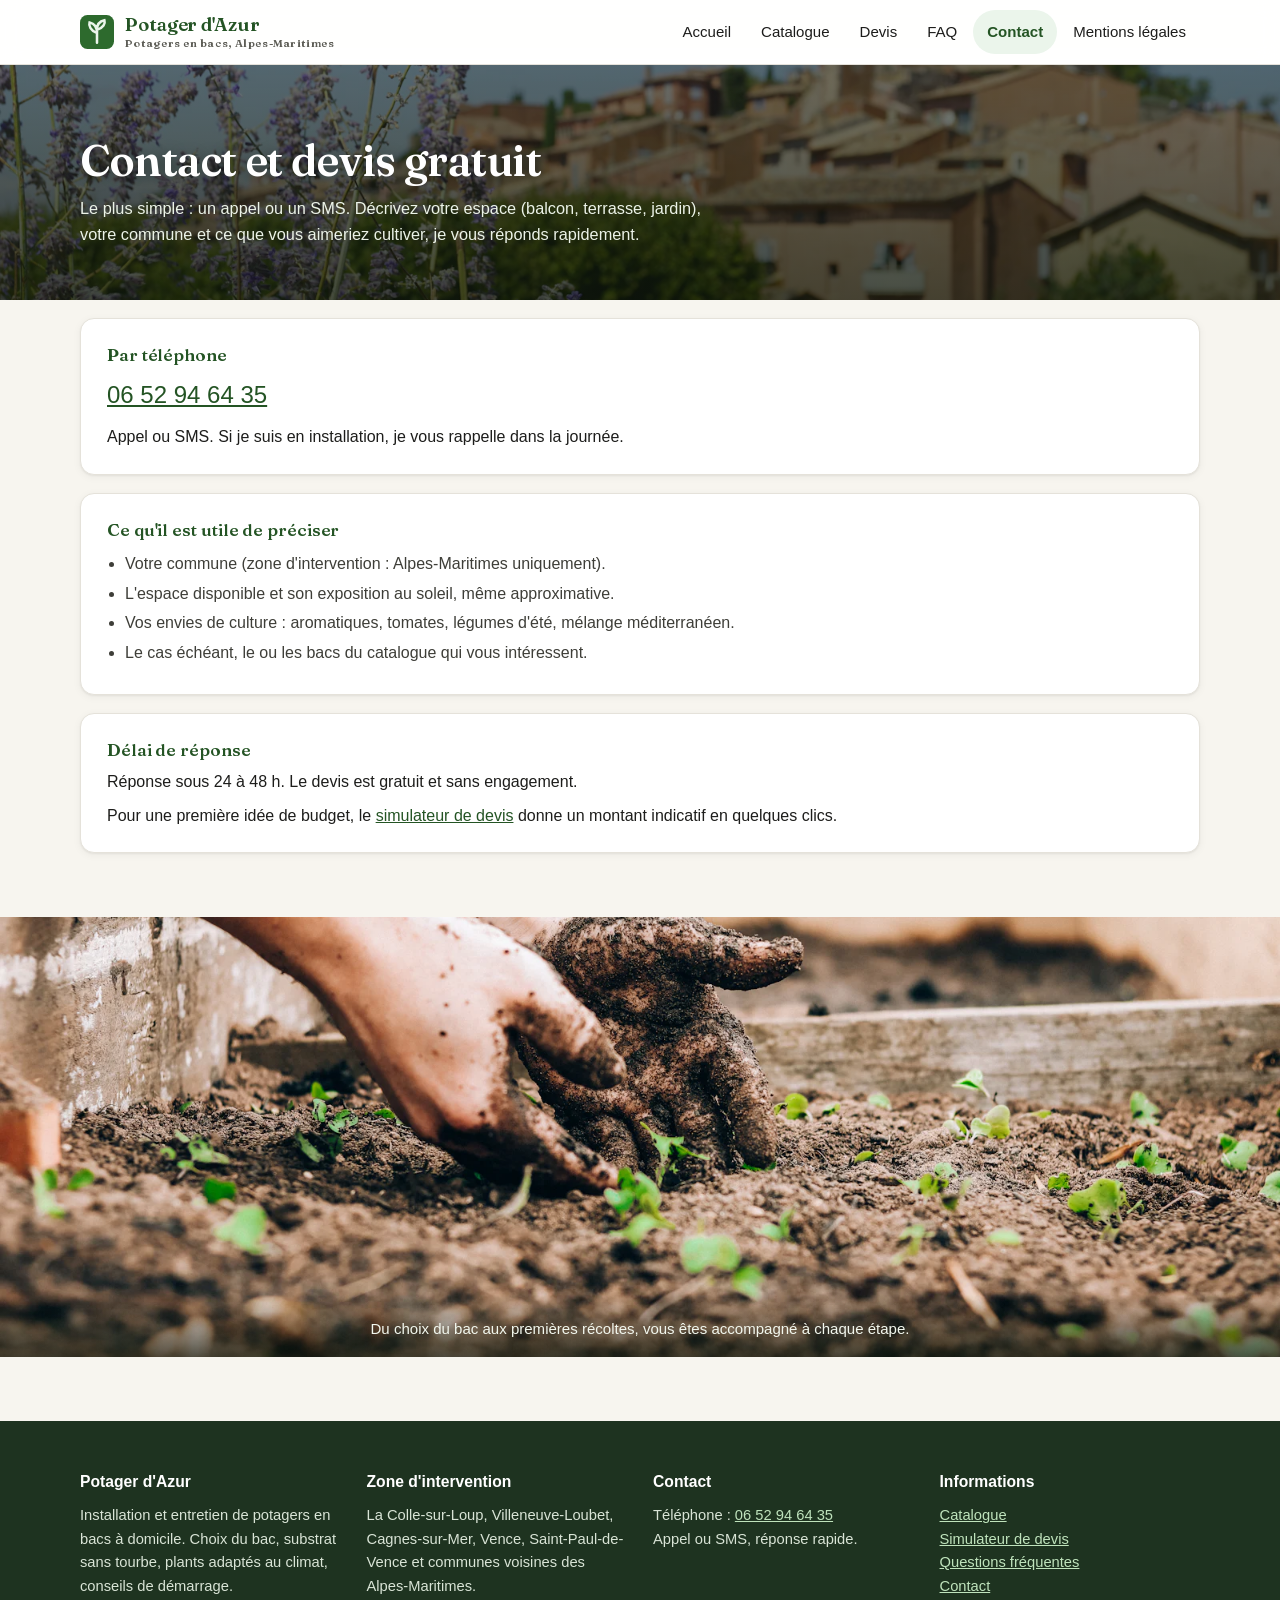
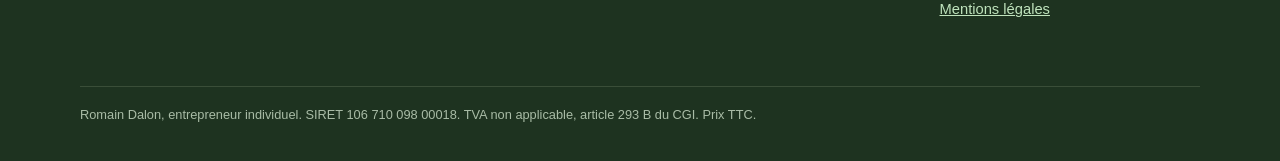
<file: contact.html>
<!DOCTYPE html>
<html lang="fr">
<head>
<meta charset="UTF-8">
<meta name="viewport" content="width=device-width, initial-scale=1.0">
<title>Contact et devis gratuit : Potager d'Azur</title>
<meta name="description" content="Contactez Potager d'Azur pour un devis gratuit : potager en bacs installé à domicile dans les Alpes-Maritimes.">
<link rel="canonical" href="https://potagerdazur.fr/contact.html">
<meta property="og:site_name" content="Potager d'Azur">
<meta property="og:type" content="website">
<meta property="og:locale" content="fr_FR">
<meta property="og:title" content="Contact et devis gratuit : Potager d'Azur">
<meta property="og:description" content="Contactez Potager d'Azur pour un devis gratuit : potager en bacs installé à domicile dans les Alpes-Maritimes.">
<meta property="og:url" content="https://potagerdazur.fr/contact.html">
<meta property="og:image" content="https://potagerdazur.fr/images/jardiniere-sur-pieds-ergonomique.jpg">
<script type="application/ld+json">{"@context": "https://schema.org", "@type": ["LocalBusiness", "HomeAndConstructionBusiness"], "name": "Potager d'Azur", "image": "https://potagerdazur.fr/images/ambiance/hero-recolte.webp", "url": "https://potagerdazur.fr/", "telephone": "+33652946435", "priceRange": "230 € à 400 €", "description": "Installation et entretien de potagers en bacs à domicile dans les Alpes-Maritimes : choix du bac, substrat sans tourbe, plants adaptés au climat, conseils de démarrage.", "address": {"@type": "PostalAddress", "addressLocality": "La Colle-sur-Loup", "addressRegion": "Provence-Alpes-Côte d'Azur", "addressCountry": "FR"}, "areaServed": [{"@type": "City", "name": "La Colle-sur-Loup"}, {"@type": "City", "name": "Villeneuve-Loubet"}, {"@type": "City", "name": "Cagnes-sur-Mer"}, {"@type": "City", "name": "Vence"}, {"@type": "City", "name": "Saint-Paul-de-Vence"}]}</script>
<script type="application/ld+json">{"@context": "https://schema.org", "@type": "WebSite", "name": "Potager d'Azur", "url": "https://potagerdazur.fr/", "potentialAction": {"@type": "SearchAction", "target": "https://potagerdazur.fr/catalogue.html?q={search_term_string}", "query-input": "required name=search_term_string"}}</script>
<link rel="icon" href="data:image/svg+xml,%3Csvg xmlns='http://www.w3.org/2000/svg' viewBox='0 0 32 32'%3E%3Crect width='32' height='32' rx='7' fill='%232D6A2D'/%3E%3Cpath d='M16 26 V13 M16 17 C10 15 8 10 9 7 C14 8 16 12 16 17 M16 14 C22 12 24 8 23 5 C18 6 16 9 16 14' stroke='%23EBF5EB' stroke-width='2.4' fill='none' stroke-linecap='round'/%3E%3C/svg%3E">
<link rel="preload" href="fonts/fraunces-600-latin.woff2" as="font" type="font/woff2" crossorigin>
<link rel="stylesheet" href="styles.css">
</head>
<body>
<a class="skip-link" href="#contenu">Aller au contenu</a>
<header class="site"><div class="hwrap"><a class="logo" href="index.html"><svg viewBox="0 0 32 32" aria-hidden="true"><rect width="32" height="32" rx="7" fill="#2D6A2D"/><path d="M16 26 V13 M16 17 C10 15 8 10 9 7 C14 8 16 12 16 17 M16 14 C22 12 24 8 23 5 C18 6 16 9 16 14" stroke="#EBF5EB" stroke-width="2.4" fill="none" stroke-linecap="round"/></svg><span class="lname">Potager d'Azur<small>Potagers en bacs, Alpes-Maritimes</small></span></a><button id="nav-toggle" aria-expanded="false" aria-controls="nav-principal" aria-label="Menu"><svg width="22" height="22" viewBox="0 0 22 22" aria-hidden="true"><path d="M3 6h16M3 11h16M3 16h16" stroke="currentColor" stroke-width="2" stroke-linecap="round"/></svg></button><nav class="main" id="nav-principal" aria-label="Navigation principale"><a href="index.html">Accueil</a><a href="catalogue.html">Catalogue</a><a href="devis.html">Devis</a><a href="faq.html">FAQ</a><a href="contact.html" class="actif" aria-current="page">Contact</a><a href="mentions-legales.html">Mentions légales</a></nav></div></header>
<main id="contenu">
<div class="hero ph mince"><img src="images/ambiance/contact-provence.webp" alt="Village perché des Alpes-Maritimes derrière un massif de fleurs" width="1600" height="700" fetchpriority="high"><div class="wrap"><h1>Contact et devis gratuit</h1><p>Le plus simple : un appel ou un SMS. Décrivez votre espace (balcon, terrasse, jardin), votre commune et ce que vous aimeriez cultiver, je vous réponds rapidement.</p></div></div><div class="wrap">
<div class="bloc"><h2>Par téléphone</h2>
<p style="font-size:1.5rem;margin:10px 0"><a href="tel:+33652946435">06 52 94 64 35</a></p>
<p>Appel ou SMS. Si je suis en installation, je vous rappelle dans la journée.</p></div>
<div class="bloc"><h2>Ce qu'il est utile de préciser</h2>
<ul class="points" style="font-size:1rem">
<li>Votre commune (zone d'intervention : Alpes-Maritimes uniquement).</li>
<li>L'espace disponible et son exposition au soleil, même approximative.</li>
<li>Vos envies de culture : aromatiques, tomates, légumes d'été, mélange méditerranéen.</li>
<li>Le cas échéant, le ou les bacs du catalogue qui vous intéressent.</li>
</ul></div>
<div class="bloc"><h2>Délai de réponse</h2>
<p>Réponse sous 24 à 48 h. Le devis est gratuit et sans engagement.</p>
<p>Pour une première idée de budget, le <a href="devis.html">simulateur de devis</a> donne un
montant indicatif en quelques clics.</p></div>
</div>
<figure class="bande rv">
<img src="images/ambiance/bande-mains-plantation.webp" alt="Mains plantant de jeunes pousses dans le terreau d'un bac" loading="lazy" width="1600" height="900">
<figcaption>Du choix du bac aux premières récoltes, vous êtes accompagné à chaque étape.</figcaption>
</figure>
</main>
<footer class="site"><div class="wrap">
<div><h4>Potager d'Azur</h4><p>Installation et entretien de potagers en bacs à domicile.
Choix du bac, substrat sans tourbe, plants adaptés au climat, conseils de démarrage.</p></div>
<div><h4>Zone d'intervention</h4><p>La Colle-sur-Loup, Villeneuve-Loubet, Cagnes-sur-Mer,
Vence, Saint-Paul-de-Vence et communes voisines des Alpes-Maritimes.</p></div>
<div><h4>Contact</h4><p>Téléphone : <a href="tel:+33652946435">06 52 94 64 35</a><br>
Appel ou SMS, réponse rapide.</p></div>
<div><h4>Informations</h4><p><a href="catalogue.html">Catalogue</a><br><a href="devis.html">Simulateur de devis</a><br><a href="faq.html">Questions fréquentes</a><br><a href="contact.html">Contact</a><br><a href="mentions-legales.html">Mentions légales</a></p></div>
<div class="legal">Romain Dalon, entrepreneur individuel. SIRET 106 710 098 00018.
TVA non applicable, article 293 B du CGI. Prix TTC.</div>
</div></footer>

<script src="site.js" defer></script>
</body>
</html>
</file>
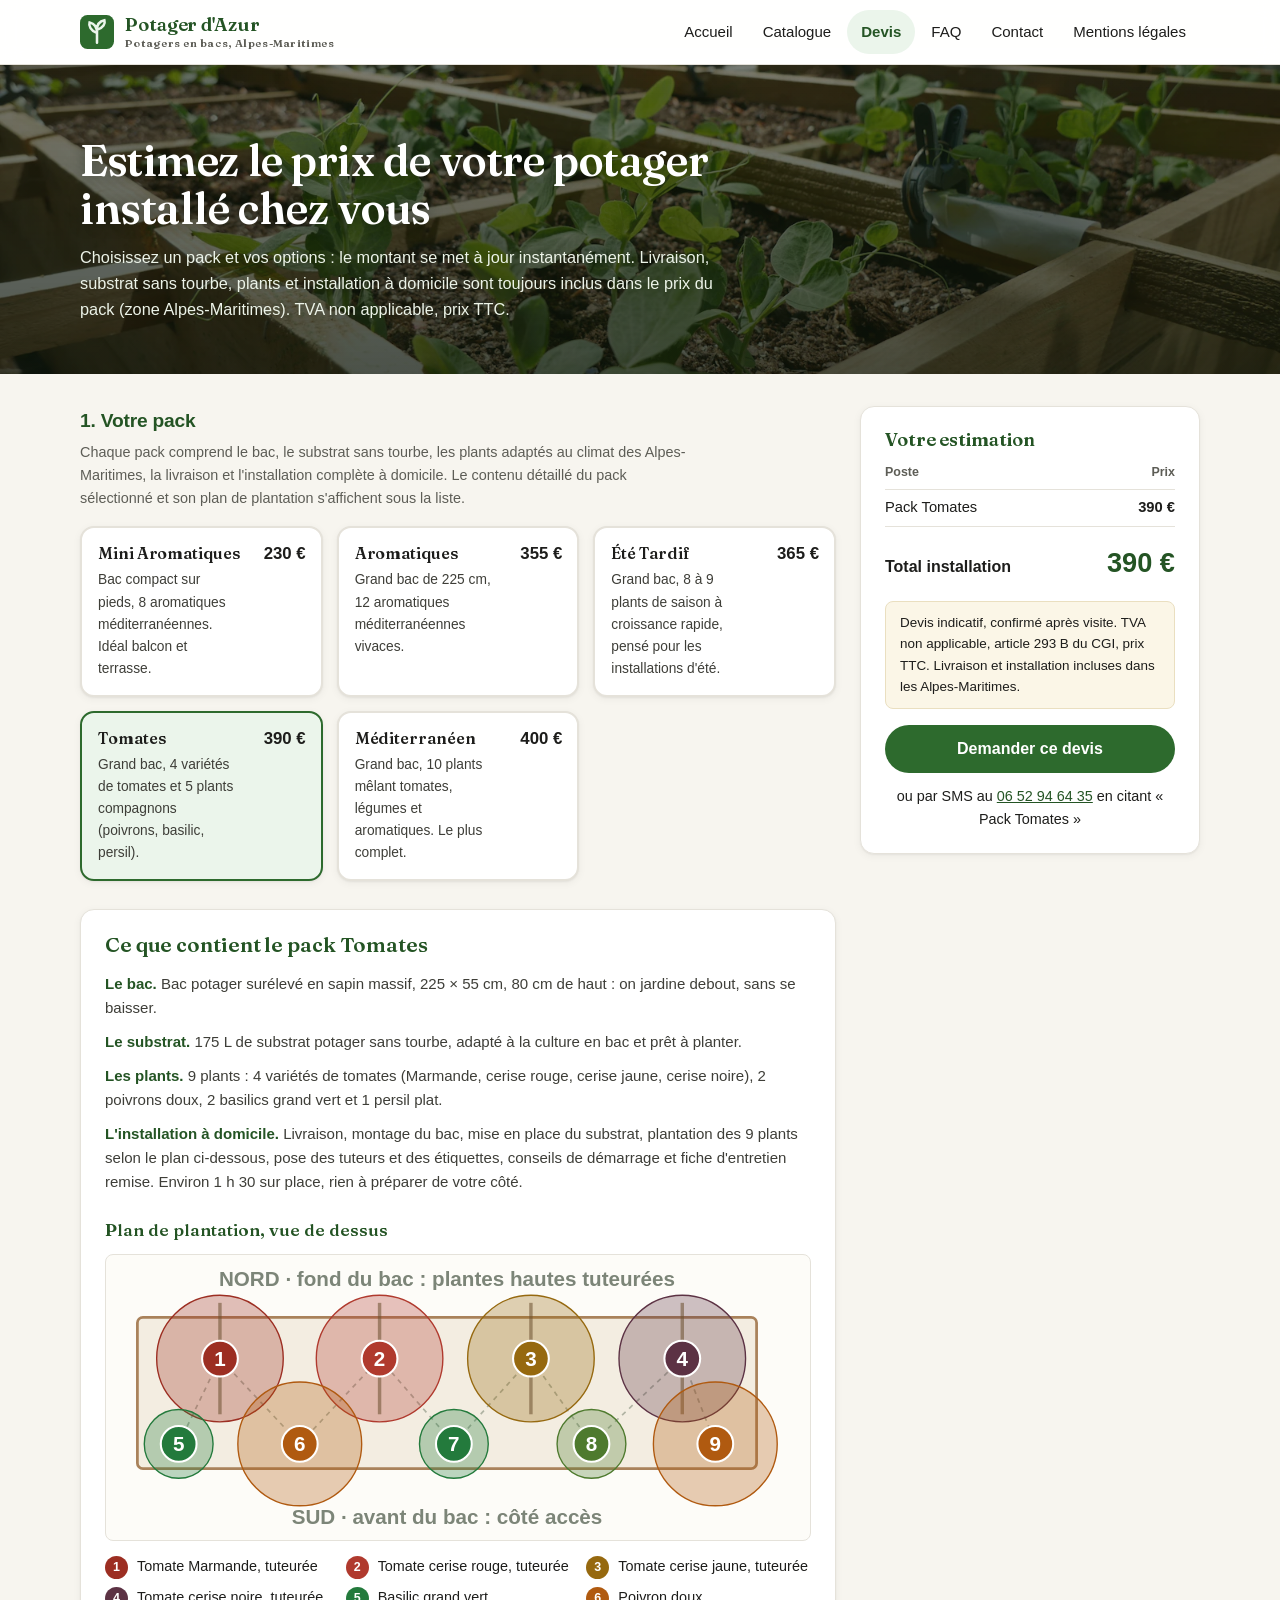
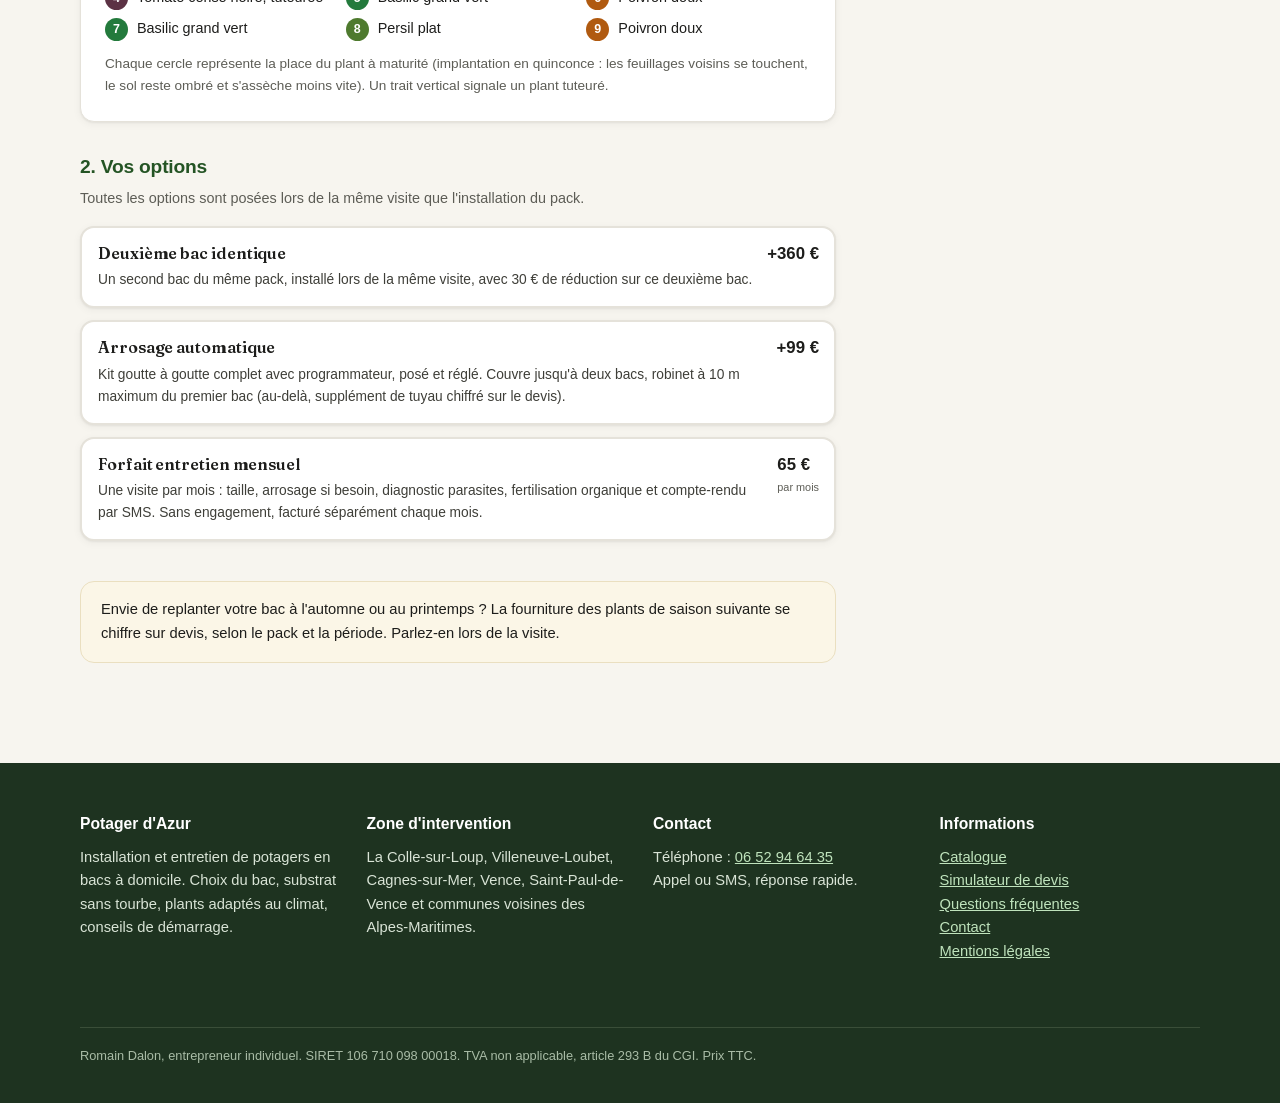
<file: devis.html>
<!DOCTYPE html>
<html lang="fr">
<head>
<meta charset="UTF-8">
<meta name="viewport" content="width=device-width, initial-scale=1.0">
<title>Simulateur de devis : Potager d'Azur, potager en bac installé chez vous</title>
<meta name="description" content="Estimez en ligne le prix de votre potager en bac installé à domicile dans les Alpes-Maritimes : pack, options, devis indicatif confirmé après visite.">
<link rel="canonical" href="https://potagerdazur.fr/devis.html">
<meta property="og:site_name" content="Potager d'Azur">
<meta property="og:type" content="website">
<meta property="og:locale" content="fr_FR">
<meta property="og:title" content="Simulateur de devis : Potager d'Azur, potager en bac installé chez vous">
<meta property="og:description" content="Estimez en ligne le prix de votre potager en bac installé à domicile dans les Alpes-Maritimes : pack, options, devis indicatif confirmé après visite.">
<meta property="og:url" content="https://potagerdazur.fr/devis.html">
<meta property="og:image" content="https://potagerdazur.fr/images/jardiniere-sur-pieds-ergonomique.jpg">
<script type="application/ld+json">{"@context": "https://schema.org", "@type": ["LocalBusiness", "HomeAndConstructionBusiness"], "name": "Potager d'Azur", "image": "https://potagerdazur.fr/images/ambiance/hero-recolte.webp", "url": "https://potagerdazur.fr/", "telephone": "+33652946435", "priceRange": "230 € à 400 €", "description": "Installation et entretien de potagers en bacs à domicile dans les Alpes-Maritimes : choix du bac, substrat sans tourbe, plants adaptés au climat, conseils de démarrage.", "address": {"@type": "PostalAddress", "addressLocality": "La Colle-sur-Loup", "addressRegion": "Provence-Alpes-Côte d'Azur", "addressCountry": "FR"}, "areaServed": [{"@type": "City", "name": "La Colle-sur-Loup"}, {"@type": "City", "name": "Villeneuve-Loubet"}, {"@type": "City", "name": "Cagnes-sur-Mer"}, {"@type": "City", "name": "Vence"}, {"@type": "City", "name": "Saint-Paul-de-Vence"}]}</script>
<script type="application/ld+json">{"@context": "https://schema.org", "@type": "WebSite", "name": "Potager d'Azur", "url": "https://potagerdazur.fr/", "potentialAction": {"@type": "SearchAction", "target": "https://potagerdazur.fr/catalogue.html?q={search_term_string}", "query-input": "required name=search_term_string"}}</script>
<link rel="icon" href="data:image/svg+xml,%3Csvg xmlns='http://www.w3.org/2000/svg' viewBox='0 0 32 32'%3E%3Crect width='32' height='32' rx='7' fill='%232D6A2D'/%3E%3Cpath d='M16 26 V13 M16 17 C10 15 8 10 9 7 C14 8 16 12 16 17 M16 14 C22 12 24 8 23 5 C18 6 16 9 16 14' stroke='%23EBF5EB' stroke-width='2.4' fill='none' stroke-linecap='round'/%3E%3C/svg%3E">
<link rel="preload" href="fonts/fraunces-600-latin.woff2" as="font" type="font/woff2" crossorigin>
<link rel="stylesheet" href="styles.css">
<style>.simu{display:grid;grid-template-columns:1fr 340px;gap:24px;align-items:start;padding:32px 0 8px}
fieldset{border:0;margin-bottom:28px}
legend{font-size:1.2rem;font-weight:700;color:var(--vert-fonce);margin-bottom:4px;letter-spacing:-.01em}
.aide{color:var(--text-2);font-size:.9rem;margin-bottom:16px;max-width:620px}
.packs{display:grid;grid-template-columns:repeat(auto-fill,minmax(230px,1fr));gap:14px}
.opt{position:relative;display:block;background:var(--white);border:2px solid var(--border);
border-radius:var(--r-m);padding:15px 16px;cursor:pointer;box-shadow:var(--sh-1);
transition:border-color .15s ease,background .15s ease}
.opt input{position:absolute;opacity:0;width:1px;height:1px}
.opt:hover{border-color:var(--vert)}
.opt.coche{border-color:var(--vert);background:var(--vert-bg)}
.opt:focus-within{outline:3px solid var(--ciel);outline-offset:2px}
.opt h2{font-size:1rem;line-height:1.35;padding-right:64px}
.opt p{font-size:.86rem;color:#3E3E38;margin-top:5px;padding-right:64px}
.opt .prix{position:absolute;top:13px;right:15px;font-size:1.05rem;font-weight:700;
color:var(--text);margin-top:0;padding-top:0}
.opt .prix small{display:block;font-size:.68rem;font-weight:400;color:var(--text-2);text-align:right}
.ligne{margin-bottom:12px}
.recap{background:var(--white);border:1px solid var(--border);border-radius:var(--r-m);
padding:22px 24px;box-shadow:var(--sh-1);position:sticky;top:calc(var(--h-header) + 16px)}
.recap h2{font-size:1.15rem;color:var(--vert-fonce);margin-bottom:12px}
.recap table{width:100%;border-collapse:collapse;font-size:.92rem}
.recap th{padding:0 0 6px;border-bottom:1px solid var(--border);text-align:left;
font-size:.78rem;color:var(--text-2);font-weight:600}
.recap th:last-child{text-align:right}
.recap td{padding:6px 0;border-bottom:1px solid var(--border);vertical-align:top}
.recap td:last-child{text-align:right;white-space:nowrap;font-weight:600}
.total{display:flex;justify-content:space-between;align-items:baseline;margin-top:14px;gap:10px}
.total .lib{font-weight:700}
.total .val{font-size:1.7rem;font-weight:700;color:var(--vert-fonce)}
.mensuel{display:flex;justify-content:space-between;font-size:.95rem;margin-top:4px;color:var(--terre)}
.mensuel[hidden]{display:none}
.mensuel strong{white-space:nowrap}
.indicatif{background:var(--note-bg);border:1px solid var(--note-bord);border-radius:var(--r-s);
padding:10px 14px;font-size:.84rem;margin-top:16px}
.recap .btn{display:flex;margin-top:16px}
.recap .tel{display:block;text-align:center;font-size:.9rem;margin-top:12px}
.devis-sticky{display:none}
@media (max-width:860px){
.simu{grid-template-columns:1fr}
.recap{position:static}
body{padding-bottom:76px}
.devis-sticky{display:flex;position:fixed;left:0;right:0;bottom:0;z-index:60;
background:var(--white);border-top:1px solid var(--border);padding:10px 16px;
gap:14px;align-items:center;box-shadow:0 -4px 16px rgba(0,0,0,.1)}
.devis-sticky .val{font-size:1.25rem;font-weight:700;color:var(--vert-fonce);white-space:nowrap}
.devis-sticky .btn{flex:1;justify-content:center;padding:0 20px;min-height:44px}
}
/* ---- détail du pack sélectionné : contenu + plan de plantation ---- */
.pack-detail{background:var(--white);border:1px solid var(--border);border-radius:var(--r-m);
padding:22px 24px 24px;margin:18px 0 30px;box-shadow:var(--sh-1)}
.pack-detail h2{font-family:var(--serif);font-weight:600;color:var(--vert-fonce);
font-size:1.3rem;letter-spacing:-.005em;margin-bottom:14px}
.pack-detail h3{font-family:var(--serif);font-weight:600;color:var(--vert-fonce);
font-size:1.08rem;margin:22px 0 10px}
.pd-inclus{list-style:none;display:grid;gap:10px;font-size:.94rem;color:#3E3E38}
.pd-inclus strong{color:var(--vert-fonce)}
.pd-saison{background:var(--note-bg);border:1px solid var(--note-bord);
border-radius:var(--r-s);padding:10px 14px;font-size:.88rem;margin-top:14px}
.pd-figure{margin:0;background:#FDFCF8;border:1px solid var(--border);
border-radius:var(--r-s);padding:10px 8px}
.pd-figure svg{display:block;width:100%;height:auto}
.pd-figure.mini svg{max-width:520px;margin:0 auto}
ol.pd-legende{list-style:none;margin:14px 0 0;display:grid;
grid-template-columns:repeat(auto-fill,minmax(210px,1fr));gap:7px 16px;font-size:.9rem}
ol.pd-legende li{display:flex;gap:9px}
.pd-num{flex:none;display:inline-flex;align-items:center;justify-content:center;
width:23px;height:23px;border-radius:50%;color:var(--white);font-size:.78rem;
font-weight:700;margin-top:1px}
.pd-note{color:var(--text-2);font-size:.85rem;margin-top:12px}
@media (max-width:640px){.pack-detail{padding:16px 14px 18px}
ol.pd-legende{grid-template-columns:1fr 1fr;gap:6px 10px;font-size:.84rem}}
</style>
</head>
<body>
<a class="skip-link" href="#contenu">Aller au contenu</a>
<header class="site"><div class="hwrap"><a class="logo" href="index.html"><svg viewBox="0 0 32 32" aria-hidden="true"><rect width="32" height="32" rx="7" fill="#2D6A2D"/><path d="M16 26 V13 M16 17 C10 15 8 10 9 7 C14 8 16 12 16 17 M16 14 C22 12 24 8 23 5 C18 6 16 9 16 14" stroke="#EBF5EB" stroke-width="2.4" fill="none" stroke-linecap="round"/></svg><span class="lname">Potager d'Azur<small>Potagers en bacs, Alpes-Maritimes</small></span></a><button id="nav-toggle" aria-expanded="false" aria-controls="nav-principal" aria-label="Menu"><svg width="22" height="22" viewBox="0 0 22 22" aria-hidden="true"><path d="M3 6h16M3 11h16M3 16h16" stroke="currentColor" stroke-width="2" stroke-linecap="round"/></svg></button><nav class="main" id="nav-principal" aria-label="Navigation principale"><a href="index.html">Accueil</a><a href="catalogue.html">Catalogue</a><a href="devis.html" class="actif" aria-current="page">Devis</a><a href="faq.html">FAQ</a><a href="contact.html">Contact</a><a href="mentions-legales.html">Mentions légales</a></nav></div></header>
<main id="contenu">
<div class="hero ph mince"><img src="images/ambiance/devis-bac-carre.webp" alt="Carré potager en bois fraîchement planté au soleil" width="1600" height="700" fetchpriority="high"><div class="wrap"><h1>Estimez le prix de votre potager installé chez vous</h1><p>Choisissez un pack et vos options : le montant se met à jour instantanément. Livraison, substrat sans tourbe, plants et installation à domicile sont toujours inclus dans le prix du pack (zone Alpes-Maritimes). TVA non applicable, prix TTC.</p></div></div><div class="wrap">
<form class="simu" id="form-devis">
<div>
<fieldset>
<legend>1. Votre pack</legend>
<p class="aide">Chaque pack comprend le bac, le substrat sans tourbe, les plants adaptés au climat
des Alpes-Maritimes, la livraison et l'installation complète à domicile. Le contenu détaillé du
pack sélectionné et son plan de plantation s'affichent sous la liste.</p>
<div class="packs" role="radiogroup" aria-label="Choix du pack">
<label class="opt"><input type="radio" name="pack" value="mini" data-prix="230" data-nom="Mini Aromatiques">
<span class="prix">230&nbsp;€</span><h2>Mini Aromatiques</h2>
<p>Bac compact sur pieds, 8 aromatiques méditerranéennes. Idéal balcon et terrasse.</p></label>
<label class="opt"><input type="radio" name="pack" value="aromatiques" data-prix="355" data-nom="Aromatiques">
<span class="prix">355&nbsp;€</span><h2>Aromatiques</h2>
<p>Grand bac de 225&nbsp;cm, 12 aromatiques méditerranéennes vivaces.</p></label>
<label class="opt"><input type="radio" name="pack" value="ete" data-prix="365" data-nom="Été Tardif">
<span class="prix">365&nbsp;€</span><h2>Été Tardif</h2>
<p>Grand bac, 8 à 9 plants de saison à croissance rapide, pensé pour les installations d'été.</p></label>
<label class="opt"><input type="radio" name="pack" value="tomates" data-prix="390" data-nom="Tomates" checked>
<span class="prix">390&nbsp;€</span><h2>Tomates</h2>
<p>Grand bac, 4 variétés de tomates et 5 plants compagnons (poivrons, basilic, persil).</p></label>
<label class="opt"><input type="radio" name="pack" value="mediterraneen" data-prix="400" data-nom="Méditerranéen">
<span class="prix">400&nbsp;€</span><h2>Méditerranéen</h2>
<p>Grand bac, 10 plants mêlant tomates, légumes et aromatiques. Le plus complet.</p></label>
</div>
</fieldset>
<div id="pack-details"><div class="pack-detail" id="detail-mini" hidden>
<h2>Ce que contient le pack Mini Aromatiques</h2>
<ul class="pd-inclus">
<li><strong>Le bac.</strong> Bac sur pieds à 8 compartiments en sapin, 110 × 46 cm, 76 cm de haut : chaque aromatique a sa case, idéal balcon ou petite terrasse.</li>
<li><strong>Le substrat.</strong> 100 L de substrat potager sans tourbe, adapté à la culture en bac et prêt à planter.</li>
<li><strong>Les plants.</strong> 8 plants, une aromatique par compartiment : 1 thym, 1 estragon, 1 romarin, 1 sauge, 1 origan, 1 sarriette, 1 ciboulette et 1 basilic grand vert. Même sélection que le pack Aromatiques en format compact : chaque plant reste contenu dans sa case, parfait pour des récoltes d'appoint et une taille facile. Pour des quantités à cuisiner toute l'année, voir le pack Aromatiques grand format.</li>
<li><strong>L'installation à domicile.</strong> Livraison, montage du bac, mise en place du substrat, plantation des 8 aromatiques selon le plan ci-dessous, étiquette à chaque case, conseils de démarrage et fiche d'entretien remise. Environ 45 minutes sur place, rien à préparer de votre côté.</li>
</ul>

<h3>Plan de plantation, vue de dessus</h3>
<figure class="pd-figure mini"><svg viewBox="0 0 645 293" role="img" aria-label="Plan de plantation du pack Mini Aromatiques, vue de dessus" font-family="Helvetica Neue, Arial, sans-serif" xmlns="http://www.w3.org/2000/svg"><rect x="20" y="20" width="605" height="253" fill="#F3EDE1" stroke="#A9825B" stroke-width="4" rx="8"/><rect x="34" y="34" width="124" height="99" rx="7" fill="#5E6E2E" fill-opacity="0.30" stroke="#5E6E2E" stroke-width="2"/><circle cx="96" cy="83" r="24" fill="#5E6E2E" stroke="#FFFFFF" stroke-width="3"/><text x="96" y="93" font-size="27" font-weight="700" fill="#FFFFFF" text-anchor="middle">1</text><rect x="185" y="34" width="124" height="99" rx="7" fill="#46552F" fill-opacity="0.30" stroke="#46552F" stroke-width="2"/><circle cx="247" cy="83" r="24" fill="#46552F" stroke="#FFFFFF" stroke-width="3"/><text x="247" y="93" font-size="27" font-weight="700" fill="#FFFFFF" text-anchor="middle">2</text><rect x="336" y="34" width="124" height="99" rx="7" fill="#4E6B43" fill-opacity="0.30" stroke="#4E6B43" stroke-width="2"/><circle cx="398" cy="83" r="24" fill="#4E6B43" stroke="#FFFFFF" stroke-width="3"/><text x="398" y="93" font-size="27" font-weight="700" fill="#FFFFFF" text-anchor="middle">3</text><rect x="488" y="34" width="124" height="99" rx="7" fill="#237A3C" fill-opacity="0.30" stroke="#237A3C" stroke-width="2"/><circle cx="549" cy="83" r="24" fill="#237A3C" stroke="#FFFFFF" stroke-width="3"/><text x="549" y="93" font-size="27" font-weight="700" fill="#FFFFFF" text-anchor="middle">4</text><rect x="34" y="160" width="124" height="99" rx="7" fill="#6A7A38" fill-opacity="0.30" stroke="#6A7A38" stroke-width="2"/><circle cx="96" cy="210" r="24" fill="#6A7A38" stroke="#FFFFFF" stroke-width="3"/><text x="96" y="220" font-size="27" font-weight="700" fill="#FFFFFF" text-anchor="middle">5</text><rect x="185" y="160" width="124" height="99" rx="7" fill="#3E5E5A" fill-opacity="0.30" stroke="#3E5E5A" stroke-width="2"/><circle cx="247" cy="210" r="24" fill="#3E5E5A" stroke="#FFFFFF" stroke-width="3"/><text x="247" y="220" font-size="27" font-weight="700" fill="#FFFFFF" text-anchor="middle">6</text><rect x="336" y="160" width="124" height="99" rx="7" fill="#2A6E46" fill-opacity="0.30" stroke="#2A6E46" stroke-width="2"/><circle cx="398" cy="210" r="24" fill="#2A6E46" stroke="#FFFFFF" stroke-width="3"/><text x="398" y="220" font-size="27" font-weight="700" fill="#FFFFFF" text-anchor="middle">7</text><rect x="488" y="160" width="124" height="99" rx="7" fill="#5C6A30" fill-opacity="0.30" stroke="#5C6A30" stroke-width="2"/><circle cx="549" cy="210" r="24" fill="#5C6A30" stroke="#FFFFFF" stroke-width="3"/><text x="549" y="220" font-size="27" font-weight="700" fill="#FFFFFF" text-anchor="middle">8</text></svg></figure>
<ol class="pd-legende"><li><span class="pd-num" style="background:#5E6E2E">1</span><span>Thym</span></li><li><span class="pd-num" style="background:#46552F">2</span><span>Romarin</span></li><li><span class="pd-num" style="background:#4E6B43">3</span><span>Sauge</span></li><li><span class="pd-num" style="background:#237A3C">4</span><span>Basilic grand vert</span></li><li><span class="pd-num" style="background:#6A7A38">5</span><span>Origan</span></li><li><span class="pd-num" style="background:#3E5E5A">6</span><span>Estragon</span></li><li><span class="pd-num" style="background:#2A6E46">7</span><span>Ciboulette</span></li><li><span class="pd-num" style="background:#5C6A30">8</span><span>Sarriette</span></li></ol>
<p class="pd-note">Une aromatique par case : la taille et l'arrosage se gèrent compartiment par compartiment.</p>
</div><div class="pack-detail" id="detail-aromatiques" hidden>
<h2>Ce que contient le pack Aromatiques</h2>
<ul class="pd-inclus">
<li><strong>Le bac.</strong> Bac potager surélevé en sapin massif, 225 × 55 cm, 80 cm de haut : on jardine debout, sans se baisser.</li>
<li><strong>Le substrat.</strong> 175 L de substrat potager sans tourbe, adapté à la culture en bac et prêt à planter.</li>
<li><strong>Les plants.</strong> 12 plants choisis pour la chaleur, la sécheresse estivale et le soleil du 06 : thym, estragon, romarin, sauge, origan, sarriette, ciboulette, 2 basilics grand vert, persil plat, menthe (plantée dans son pot enterré pour rester à sa place) et verveine citronnelle. La différence avec le Mini : 12 plants au lieu de 8, chacun avec l'espace et la profondeur pour atteindre son plein développement et produire en quantité pour cuisiner régulièrement. Les vivaces (thym, estragon, romarin, sauge, origan, ciboulette, menthe, verveine) s'installent pour des années ; basilic et sarriette se replantent au printemps.</li>
<li><strong>L'installation à domicile.</strong> Livraison, montage du bac, mise en place du substrat, plantation des 12 plants selon le plan ci-dessous, étiquette à chaque plant, conseils de démarrage et fiche d'entretien remise. Environ 1 h 15 sur place, rien à préparer de votre côté.</li>
</ul>

<h3>Plan de plantation, vue de dessus</h3>
<figure class="pd-figure"><svg viewBox="0 0 1000 386" role="img" aria-label="Plan de plantation du pack Aromatiques, vue de dessus" font-family="Helvetica Neue, Arial, sans-serif" xmlns="http://www.w3.org/2000/svg"><rect x="34.0" y="76.0" width="900" height="220" fill="#F3EDE1" stroke="#A9825B" stroke-width="4" rx="8"/><text x="484" y="30" font-size="30" font-weight="600" fill="#7C8578" text-anchor="middle">NORD · fond du bac</text><text x="484" y="376" font-size="30" font-weight="600" fill="#7C8578" text-anchor="middle">SUD · avant du bac : côté accès</text><polyline points="114,140 190,264 262,140 338,264 410,140 486,264 558,140 634,264 706,140 782,264 854,140 930,264" fill="none" stroke="#9AA08F" stroke-width="2.5" stroke-dasharray="7 7" opacity="0.75"/><circle cx="114" cy="140" r="70" fill="#5E6E2E" fill-opacity="0.30" stroke="#5E6E2E" stroke-width="2"/><circle cx="114" cy="140" r="26" fill="#5E6E2E" stroke="#FFFFFF" stroke-width="3"/><text x="114" y="151" font-size="30" font-weight="700" fill="#FFFFFF" text-anchor="middle">1</text><circle cx="262" cy="140" r="80" fill="#46552F" fill-opacity="0.30" stroke="#46552F" stroke-width="2"/><circle cx="262" cy="140" r="26" fill="#46552F" stroke="#FFFFFF" stroke-width="3"/><text x="262" y="151" font-size="30" font-weight="700" fill="#FFFFFF" text-anchor="middle">2</text><circle cx="410" cy="140" r="70" fill="#4E6B43" fill-opacity="0.30" stroke="#4E6B43" stroke-width="2"/><circle cx="410" cy="140" r="26" fill="#4E6B43" stroke="#FFFFFF" stroke-width="3"/><text x="410" y="151" font-size="30" font-weight="700" fill="#FFFFFF" text-anchor="middle">3</text><circle cx="558" cy="140" r="70" fill="#7A5A23" fill-opacity="0.30" stroke="#7A5A23" stroke-width="2"/><circle cx="558" cy="140" r="26" fill="#7A5A23" stroke="#FFFFFF" stroke-width="3"/><text x="558" y="151" font-size="30" font-weight="700" fill="#FFFFFF" text-anchor="middle">4</text><circle cx="706" cy="140" r="50" fill="#237A3C" fill-opacity="0.30" stroke="#237A3C" stroke-width="2"/><circle cx="706" cy="140" r="26" fill="#237A3C" stroke="#FFFFFF" stroke-width="3"/><text x="706" y="151" font-size="30" font-weight="700" fill="#FFFFFF" text-anchor="middle">5</text><circle cx="854" cy="140" r="50" fill="#237A3C" fill-opacity="0.30" stroke="#237A3C" stroke-width="2"/><circle cx="854" cy="140" r="26" fill="#237A3C" stroke="#FFFFFF" stroke-width="3"/><text x="854" y="151" font-size="30" font-weight="700" fill="#FFFFFF" text-anchor="middle">6</text><circle cx="190" cy="264" r="40" fill="#2A6E46" fill-opacity="0.30" stroke="#2A6E46" stroke-width="2"/><circle cx="190" cy="264" r="26" fill="#2A6E46" stroke="#FFFFFF" stroke-width="3"/><text x="190" y="275" font-size="30" font-weight="700" fill="#FFFFFF" text-anchor="middle">7</text><circle cx="338" cy="264" r="70" fill="#3E5E5A" fill-opacity="0.30" stroke="#3E5E5A" stroke-width="2"/><circle cx="338" cy="264" r="26" fill="#3E5E5A" stroke="#FFFFFF" stroke-width="3"/><text x="338" y="275" font-size="30" font-weight="700" fill="#FFFFFF" text-anchor="middle">8</text><circle cx="486" cy="264" r="50" fill="#4E7A2E" fill-opacity="0.30" stroke="#4E7A2E" stroke-width="2"/><circle cx="486" cy="264" r="26" fill="#4E7A2E" stroke="#FFFFFF" stroke-width="3"/><text x="486" y="275" font-size="30" font-weight="700" fill="#FFFFFF" text-anchor="middle">9</text><circle cx="634" cy="264" r="50" fill="#1F6B5A" fill-opacity="0.30" stroke="#1F6B5A" stroke-width="2"/><circle cx="634" cy="264" r="26" fill="#1F6B5A" stroke="#FFFFFF" stroke-width="3"/><text x="634" y="275" font-size="30" font-weight="700" fill="#FFFFFF" text-anchor="middle">10</text><circle cx="782" cy="264" r="60" fill="#6A7A38" fill-opacity="0.30" stroke="#6A7A38" stroke-width="2"/><circle cx="782" cy="264" r="26" fill="#6A7A38" stroke="#FFFFFF" stroke-width="3"/><text x="782" y="275" font-size="30" font-weight="700" fill="#FFFFFF" text-anchor="middle">11</text><circle cx="930" cy="264" r="44" fill="#5C6A30" fill-opacity="0.30" stroke="#5C6A30" stroke-width="2"/><circle cx="930" cy="264" r="26" fill="#5C6A30" stroke="#FFFFFF" stroke-width="3"/><text x="930" y="275" font-size="30" font-weight="700" fill="#FFFFFF" text-anchor="middle">12</text></svg></figure>
<ol class="pd-legende"><li><span class="pd-num" style="background:#5E6E2E">1</span><span>Thym</span></li><li><span class="pd-num" style="background:#46552F">2</span><span>Romarin</span></li><li><span class="pd-num" style="background:#4E6B43">3</span><span>Sauge</span></li><li><span class="pd-num" style="background:#7A5A23">4</span><span>Verveine citronnelle</span></li><li><span class="pd-num" style="background:#237A3C">5</span><span>Basilic grand vert</span></li><li><span class="pd-num" style="background:#237A3C">6</span><span>Basilic grand vert</span></li><li><span class="pd-num" style="background:#2A6E46">7</span><span>Ciboulette</span></li><li><span class="pd-num" style="background:#3E5E5A">8</span><span>Estragon</span></li><li><span class="pd-num" style="background:#4E7A2E">9</span><span>Persil plat</span></li><li><span class="pd-num" style="background:#1F6B5A">10</span><span>Menthe (pot enterré)</span></li><li><span class="pd-num" style="background:#6A7A38">11</span><span>Origan</span></li><li><span class="pd-num" style="background:#5C6A30">12</span><span>Sarriette</span></li></ol>
<p class="pd-note">Chaque cercle représente la place du plant à maturité (implantation en quinconce : les feuillages voisins se touchent, le sol reste ombré et s'assèche moins vite).</p>
</div><div class="pack-detail" id="detail-ete" hidden>
<h2>Ce que contient le pack Été Tardif</h2>
<ul class="pd-inclus">
<li><strong>Le bac.</strong> Bac potager surélevé en sapin massif, 225 × 55 cm, 80 cm de haut : on jardine debout, sans se baisser.</li>
<li><strong>Le substrat.</strong> 175 L de substrat potager sans tourbe, adapté à la culture en bac et prêt à planter.</li>
<li><strong>Les plants.</strong> 9 plants à croissance rapide : 1 tomate cerise, 1 aubergine, 1 concombre, 1 courgette ronde de Nice, 1 blette, 1 betterave, 1 roquette, 1 basilic grand vert et 1 basilic pourpre.</li>
<li><strong>L'installation à domicile.</strong> Livraison, montage du bac, mise en place du substrat, plantation des 9 plants selon le plan ci-dessous, pose des tuteurs et des étiquettes, conseils de démarrage et fiche d'entretien remise. Environ 1 h 30 sur place, rien à préparer de votre côté.</li>
</ul>
<p class="pd-saison">Sélection de début d'été, pour une installation jusqu'à la mi-juillet. Passé cette date, les plants d'été aux cycles trop longs sont remplacés par des cultures d'automne (laitue, coriandre, persil plat...) : le plan exact figure alors sur votre devis.</p>
<h3>Plan de plantation, vue de dessus</h3>
<figure class="pd-figure"><svg viewBox="0 0 1000 386" role="img" aria-label="Plan de plantation du pack Été Tardif, vue de dessus" font-family="Helvetica Neue, Arial, sans-serif" xmlns="http://www.w3.org/2000/svg"><rect x="34.0" y="76.0" width="900" height="220" fill="#F3EDE1" stroke="#A9825B" stroke-width="4" rx="8"/><text x="484" y="30" font-size="30" font-weight="600" fill="#7C8578" text-anchor="middle">NORD · fond du bac : plantes hautes tuteurées</text><text x="484" y="376" font-size="30" font-weight="600" fill="#7C8578" text-anchor="middle">SUD · avant du bac : côté accès</text><polyline points="98,260 146,136 250,260 362,136 434,260 578,136 618,260 706,260 818,156" fill="none" stroke="#9AA08F" stroke-width="2.5" stroke-dasharray="7 7" opacity="0.75"/><circle cx="146" cy="136" r="92" fill="#B03A2E" fill-opacity="0.30" stroke="#B03A2E" stroke-width="2"/><line x1="146" y1="55" x2="146" y2="217" stroke="#6B4F2E" stroke-width="5" opacity="0.55"/><circle cx="146" cy="136" r="26" fill="#B03A2E" stroke="#FFFFFF" stroke-width="3"/><text x="146" y="147" font-size="30" font-weight="700" fill="#FFFFFF" text-anchor="middle">1</text><circle cx="362" cy="136" r="100" fill="#5E3580" fill-opacity="0.30" stroke="#5E3580" stroke-width="2"/><line x1="362" y1="48" x2="362" y2="224" stroke="#6B4F2E" stroke-width="5" opacity="0.55"/><circle cx="362" cy="136" r="26" fill="#5E3580" stroke="#FFFFFF" stroke-width="3"/><text x="362" y="147" font-size="30" font-weight="700" fill="#FFFFFF" text-anchor="middle">2</text><circle cx="578" cy="136" r="100" fill="#3F7D3D" fill-opacity="0.30" stroke="#3F7D3D" stroke-width="2"/><line x1="578" y1="48" x2="578" y2="224" stroke="#6B4F2E" stroke-width="5" opacity="0.55"/><circle cx="578" cy="136" r="26" fill="#3F7D3D" stroke="#FFFFFF" stroke-width="3"/><text x="578" y="147" font-size="30" font-weight="700" fill="#FFFFFF" text-anchor="middle">3</text><circle cx="818" cy="156" r="120" fill="#8A6E10" fill-opacity="0.30" stroke="#8A6E10" stroke-width="2"/><circle cx="818" cy="156" r="26" fill="#8A6E10" stroke="#FFFFFF" stroke-width="3"/><text x="818" y="167" font-size="30" font-weight="700" fill="#FFFFFF" text-anchor="middle">4</text><circle cx="98" cy="260" r="36" fill="#4F7D26" fill-opacity="0.30" stroke="#4F7D26" stroke-width="2"/><circle cx="98" cy="260" r="26" fill="#4F7D26" stroke="#FFFFFF" stroke-width="3"/><text x="98" y="271" font-size="30" font-weight="700" fill="#FFFFFF" text-anchor="middle">5</text><circle cx="250" cy="260" r="50" fill="#237A3C" fill-opacity="0.30" stroke="#237A3C" stroke-width="2"/><circle cx="250" cy="260" r="26" fill="#237A3C" stroke="#FFFFFF" stroke-width="3"/><text x="250" y="271" font-size="30" font-weight="700" fill="#FFFFFF" text-anchor="middle">6</text><circle cx="434" cy="260" r="60" fill="#93264A" fill-opacity="0.30" stroke="#93264A" stroke-width="2"/><circle cx="434" cy="260" r="26" fill="#93264A" stroke="#FFFFFF" stroke-width="3"/><text x="434" y="271" font-size="30" font-weight="700" fill="#FFFFFF" text-anchor="middle">7</text><circle cx="618" cy="260" r="32" fill="#7C2450" fill-opacity="0.30" stroke="#7C2450" stroke-width="2"/><circle cx="618" cy="260" r="26" fill="#7C2450" stroke="#FFFFFF" stroke-width="3"/><text x="618" y="271" font-size="30" font-weight="700" fill="#FFFFFF" text-anchor="middle">8</text><circle cx="706" cy="260" r="50" fill="#6B3A85" fill-opacity="0.30" stroke="#6B3A85" stroke-width="2"/><circle cx="706" cy="260" r="26" fill="#6B3A85" stroke="#FFFFFF" stroke-width="3"/><text x="706" y="271" font-size="30" font-weight="700" fill="#FFFFFF" text-anchor="middle">9</text></svg></figure>
<ol class="pd-legende"><li><span class="pd-num" style="background:#B03A2E">1</span><span>Tomate cerise, tuteurée</span></li><li><span class="pd-num" style="background:#5E3580">2</span><span>Aubergine, tuteurée</span></li><li><span class="pd-num" style="background:#3F7D3D">3</span><span>Concombre, palissé</span></li><li><span class="pd-num" style="background:#8A6E10">4</span><span>Courgette ronde de Nice</span></li><li><span class="pd-num" style="background:#4F7D26">5</span><span>Roquette</span></li><li><span class="pd-num" style="background:#237A3C">6</span><span>Basilic grand vert</span></li><li><span class="pd-num" style="background:#93264A">7</span><span>Blette</span></li><li><span class="pd-num" style="background:#7C2450">8</span><span>Betterave</span></li><li><span class="pd-num" style="background:#6B3A85">9</span><span>Basilic pourpre</span></li></ol>
<p class="pd-note">Chaque cercle représente la place du plant à maturité (implantation en quinconce : les feuillages voisins se touchent, le sol reste ombré et s'assèche moins vite). Un trait vertical signale un plant tuteuré.</p>
</div><div class="pack-detail" id="detail-tomates">
<h2>Ce que contient le pack Tomates</h2>
<ul class="pd-inclus">
<li><strong>Le bac.</strong> Bac potager surélevé en sapin massif, 225 × 55 cm, 80 cm de haut : on jardine debout, sans se baisser.</li>
<li><strong>Le substrat.</strong> 175 L de substrat potager sans tourbe, adapté à la culture en bac et prêt à planter.</li>
<li><strong>Les plants.</strong> 9 plants : 4 variétés de tomates (Marmande, cerise rouge, cerise jaune, cerise noire), 2 poivrons doux, 2 basilics grand vert et 1 persil plat.</li>
<li><strong>L'installation à domicile.</strong> Livraison, montage du bac, mise en place du substrat, plantation des 9 plants selon le plan ci-dessous, pose des tuteurs et des étiquettes, conseils de démarrage et fiche d'entretien remise. Environ 1 h 30 sur place, rien à préparer de votre côté.</li>
</ul>

<h3>Plan de plantation, vue de dessus</h3>
<figure class="pd-figure"><svg viewBox="0 0 1000 386" role="img" aria-label="Plan de plantation du pack Tomates, vue de dessus" font-family="Helvetica Neue, Arial, sans-serif" xmlns="http://www.w3.org/2000/svg"><rect x="34.0" y="76.0" width="900" height="220" fill="#F3EDE1" stroke="#A9825B" stroke-width="4" rx="8"/><text x="484" y="30" font-size="30" font-weight="600" fill="#7C8578" text-anchor="middle">NORD · fond du bac : plantes hautes tuteurées</text><text x="484" y="376" font-size="30" font-weight="600" fill="#7C8578" text-anchor="middle">SUD · avant du bac : côté accès</text><polyline points="94,260 154,136 270,260 386,136 494,260 606,136 694,260 826,136 874,260" fill="none" stroke="#9AA08F" stroke-width="2.5" stroke-dasharray="7 7" opacity="0.75"/><circle cx="154" cy="136" r="92" fill="#9C2E22" fill-opacity="0.30" stroke="#9C2E22" stroke-width="2"/><line x1="154" y1="55" x2="154" y2="217" stroke="#6B4F2E" stroke-width="5" opacity="0.55"/><circle cx="154" cy="136" r="26" fill="#9C2E22" stroke="#FFFFFF" stroke-width="3"/><text x="154" y="147" font-size="30" font-weight="700" fill="#FFFFFF" text-anchor="middle">1</text><circle cx="386" cy="136" r="92" fill="#B03A2E" fill-opacity="0.30" stroke="#B03A2E" stroke-width="2"/><line x1="386" y1="55" x2="386" y2="217" stroke="#6B4F2E" stroke-width="5" opacity="0.55"/><circle cx="386" cy="136" r="26" fill="#B03A2E" stroke="#FFFFFF" stroke-width="3"/><text x="386" y="147" font-size="30" font-weight="700" fill="#FFFFFF" text-anchor="middle">2</text><circle cx="606" cy="136" r="92" fill="#96690F" fill-opacity="0.30" stroke="#96690F" stroke-width="2"/><line x1="606" y1="55" x2="606" y2="217" stroke="#6B4F2E" stroke-width="5" opacity="0.55"/><circle cx="606" cy="136" r="26" fill="#96690F" stroke="#FFFFFF" stroke-width="3"/><text x="606" y="147" font-size="30" font-weight="700" fill="#FFFFFF" text-anchor="middle">3</text><circle cx="826" cy="136" r="92" fill="#5C3244" fill-opacity="0.30" stroke="#5C3244" stroke-width="2"/><line x1="826" y1="55" x2="826" y2="217" stroke="#6B4F2E" stroke-width="5" opacity="0.55"/><circle cx="826" cy="136" r="26" fill="#5C3244" stroke="#FFFFFF" stroke-width="3"/><text x="826" y="147" font-size="30" font-weight="700" fill="#FFFFFF" text-anchor="middle">4</text><circle cx="94" cy="260" r="50" fill="#237A3C" fill-opacity="0.30" stroke="#237A3C" stroke-width="2"/><circle cx="94" cy="260" r="26" fill="#237A3C" stroke="#FFFFFF" stroke-width="3"/><text x="94" y="271" font-size="30" font-weight="700" fill="#FFFFFF" text-anchor="middle">5</text><circle cx="270" cy="260" r="90" fill="#B05A10" fill-opacity="0.30" stroke="#B05A10" stroke-width="2"/><circle cx="270" cy="260" r="26" fill="#B05A10" stroke="#FFFFFF" stroke-width="3"/><text x="270" y="271" font-size="30" font-weight="700" fill="#FFFFFF" text-anchor="middle">6</text><circle cx="494" cy="260" r="50" fill="#237A3C" fill-opacity="0.30" stroke="#237A3C" stroke-width="2"/><circle cx="494" cy="260" r="26" fill="#237A3C" stroke="#FFFFFF" stroke-width="3"/><text x="494" y="271" font-size="30" font-weight="700" fill="#FFFFFF" text-anchor="middle">7</text><circle cx="694" cy="260" r="50" fill="#4E7A2E" fill-opacity="0.30" stroke="#4E7A2E" stroke-width="2"/><circle cx="694" cy="260" r="26" fill="#4E7A2E" stroke="#FFFFFF" stroke-width="3"/><text x="694" y="271" font-size="30" font-weight="700" fill="#FFFFFF" text-anchor="middle">8</text><circle cx="874" cy="260" r="90" fill="#B05A10" fill-opacity="0.30" stroke="#B05A10" stroke-width="2"/><circle cx="874" cy="260" r="26" fill="#B05A10" stroke="#FFFFFF" stroke-width="3"/><text x="874" y="271" font-size="30" font-weight="700" fill="#FFFFFF" text-anchor="middle">9</text></svg></figure>
<ol class="pd-legende"><li><span class="pd-num" style="background:#9C2E22">1</span><span>Tomate Marmande, tuteurée</span></li><li><span class="pd-num" style="background:#B03A2E">2</span><span>Tomate cerise rouge, tuteurée</span></li><li><span class="pd-num" style="background:#96690F">3</span><span>Tomate cerise jaune, tuteurée</span></li><li><span class="pd-num" style="background:#5C3244">4</span><span>Tomate cerise noire, tuteurée</span></li><li><span class="pd-num" style="background:#237A3C">5</span><span>Basilic grand vert</span></li><li><span class="pd-num" style="background:#B05A10">6</span><span>Poivron doux</span></li><li><span class="pd-num" style="background:#237A3C">7</span><span>Basilic grand vert</span></li><li><span class="pd-num" style="background:#4E7A2E">8</span><span>Persil plat</span></li><li><span class="pd-num" style="background:#B05A10">9</span><span>Poivron doux</span></li></ol>
<p class="pd-note">Chaque cercle représente la place du plant à maturité (implantation en quinconce : les feuillages voisins se touchent, le sol reste ombré et s'assèche moins vite). Un trait vertical signale un plant tuteuré.</p>
</div><div class="pack-detail" id="detail-mediterraneen" hidden>
<h2>Ce que contient le pack Méditerranéen</h2>
<ul class="pd-inclus">
<li><strong>Le bac.</strong> Bac potager surélevé en sapin massif, 225 × 55 cm, 80 cm de haut : on jardine debout, sans se baisser.</li>
<li><strong>Le substrat.</strong> 175 L de substrat potager sans tourbe, adapté à la culture en bac et prêt à planter.</li>
<li><strong>Les plants.</strong> 10 plants : 1 tomate Noire de Crimée, 1 tomate cerise, 1 aubergine, 1 poivron Marconi, 1 piment doux, 1 courgette ronde de Nice (variété locale des Alpes-Maritimes), 1 basilic grand vert, 1 thym, 1 romarin et 1 origan.</li>
<li><strong>L'installation à domicile.</strong> Livraison, montage du bac, mise en place du substrat, plantation des 10 plants selon le plan ci-dessous, pose des tuteurs et des étiquettes, conseils de démarrage et fiche d'entretien remise. Environ 1 h 30 sur place, rien à préparer de votre côté.</li>
</ul>

<h3>Plan de plantation, vue de dessus</h3>
<figure class="pd-figure"><svg viewBox="0 0 1000 386" role="img" aria-label="Plan de plantation du pack Méditerranéen, vue de dessus" font-family="Helvetica Neue, Arial, sans-serif" xmlns="http://www.w3.org/2000/svg"><rect x="34.0" y="76.0" width="900" height="220" fill="#F3EDE1" stroke="#A9825B" stroke-width="4" rx="8"/><text x="484" y="30" font-size="30" font-weight="600" fill="#7C8578" text-anchor="middle">NORD · fond du bac : plantes hautes tuteurées</text><text x="484" y="376" font-size="30" font-weight="600" fill="#7C8578" text-anchor="middle">SUD · avant du bac : côté accès</text><polyline points="90,260 138,136 226,260 314,136 394,260 490,136 562,260 658,136 698,260 874,188" fill="none" stroke="#9AA08F" stroke-width="2.5" stroke-dasharray="7 7" opacity="0.75"/><circle cx="138" cy="136" r="92" fill="#9C2E22" fill-opacity="0.30" stroke="#9C2E22" stroke-width="2"/><line x1="138" y1="55" x2="138" y2="217" stroke="#6B4F2E" stroke-width="5" opacity="0.55"/><circle cx="138" cy="136" r="26" fill="#9C2E22" stroke="#FFFFFF" stroke-width="3"/><text x="138" y="147" font-size="30" font-weight="700" fill="#FFFFFF" text-anchor="middle">1</text><circle cx="314" cy="136" r="92" fill="#B03A2E" fill-opacity="0.30" stroke="#B03A2E" stroke-width="2"/><line x1="314" y1="55" x2="314" y2="217" stroke="#6B4F2E" stroke-width="5" opacity="0.55"/><circle cx="314" cy="136" r="26" fill="#B03A2E" stroke="#FFFFFF" stroke-width="3"/><text x="314" y="147" font-size="30" font-weight="700" fill="#FFFFFF" text-anchor="middle">2</text><circle cx="490" cy="136" r="100" fill="#5E3580" fill-opacity="0.30" stroke="#5E3580" stroke-width="2"/><line x1="490" y1="48" x2="490" y2="224" stroke="#6B4F2E" stroke-width="5" opacity="0.55"/><circle cx="490" cy="136" r="26" fill="#5E3580" stroke="#FFFFFF" stroke-width="3"/><text x="490" y="147" font-size="30" font-weight="700" fill="#FFFFFF" text-anchor="middle">3</text><circle cx="658" cy="136" r="90" fill="#B05A10" fill-opacity="0.30" stroke="#B05A10" stroke-width="2"/><line x1="658" y1="57" x2="658" y2="215" stroke="#6B4F2E" stroke-width="5" opacity="0.55"/><circle cx="658" cy="136" r="26" fill="#B05A10" stroke="#FFFFFF" stroke-width="3"/><text x="658" y="147" font-size="30" font-weight="700" fill="#FFFFFF" text-anchor="middle">4</text><circle cx="90" cy="260" r="50" fill="#237A3C" fill-opacity="0.30" stroke="#237A3C" stroke-width="2"/><circle cx="90" cy="260" r="26" fill="#237A3C" stroke="#FFFFFF" stroke-width="3"/><text x="90" y="271" font-size="30" font-weight="700" fill="#FFFFFF" text-anchor="middle">5</text><circle cx="226" cy="260" r="90" fill="#A8430E" fill-opacity="0.30" stroke="#A8430E" stroke-width="2"/><circle cx="226" cy="260" r="26" fill="#A8430E" stroke="#FFFFFF" stroke-width="3"/><text x="226" y="271" font-size="30" font-weight="700" fill="#FFFFFF" text-anchor="middle">6</text><circle cx="394" cy="260" r="70" fill="#5E6E2E" fill-opacity="0.30" stroke="#5E6E2E" stroke-width="2"/><circle cx="394" cy="260" r="26" fill="#5E6E2E" stroke="#FFFFFF" stroke-width="3"/><text x="394" y="271" font-size="30" font-weight="700" fill="#FFFFFF" text-anchor="middle">7</text><circle cx="562" cy="260" r="80" fill="#46552F" fill-opacity="0.30" stroke="#46552F" stroke-width="2"/><circle cx="562" cy="260" r="26" fill="#46552F" stroke="#FFFFFF" stroke-width="3"/><text x="562" y="271" font-size="30" font-weight="700" fill="#FFFFFF" text-anchor="middle">8</text><circle cx="698" cy="260" r="60" fill="#6A7A38" fill-opacity="0.30" stroke="#6A7A38" stroke-width="2"/><circle cx="698" cy="260" r="26" fill="#6A7A38" stroke="#FFFFFF" stroke-width="3"/><text x="698" y="271" font-size="30" font-weight="700" fill="#FFFFFF" text-anchor="middle">9</text><circle cx="874" cy="188" r="120" fill="#8A6E10" fill-opacity="0.30" stroke="#8A6E10" stroke-width="2"/><circle cx="874" cy="188" r="26" fill="#8A6E10" stroke="#FFFFFF" stroke-width="3"/><text x="874" y="199" font-size="30" font-weight="700" fill="#FFFFFF" text-anchor="middle">10</text></svg></figure>
<ol class="pd-legende"><li><span class="pd-num" style="background:#9C2E22">1</span><span>Tomate Noire de Crimée, tuteurée</span></li><li><span class="pd-num" style="background:#B03A2E">2</span><span>Tomate cerise, tuteurée</span></li><li><span class="pd-num" style="background:#5E3580">3</span><span>Aubergine, tuteurée</span></li><li><span class="pd-num" style="background:#B05A10">4</span><span>Poivron Marconi, tuteuré</span></li><li><span class="pd-num" style="background:#237A3C">5</span><span>Basilic grand vert</span></li><li><span class="pd-num" style="background:#A8430E">6</span><span>Piment doux</span></li><li><span class="pd-num" style="background:#5E6E2E">7</span><span>Thym</span></li><li><span class="pd-num" style="background:#46552F">8</span><span>Romarin</span></li><li><span class="pd-num" style="background:#6A7A38">9</span><span>Origan</span></li><li><span class="pd-num" style="background:#8A6E10">10</span><span>Courgette ronde de Nice</span></li></ol>
<p class="pd-note">Chaque cercle représente la place du plant à maturité (implantation en quinconce : les feuillages voisins se touchent, le sol reste ombré et s'assèche moins vite). Un trait vertical signale un plant tuteuré.</p>
</div></div>
<fieldset>
<legend>2. Vos options</legend>
<p class="aide">Toutes les options sont posées lors de la même visite que l'installation du pack.</p>
<label class="opt ligne"><input type="checkbox" id="opt-bac2">
<span class="prix" id="prix-bac2">+360&nbsp;€</span><h2>Deuxième bac identique</h2>
<p>Un second bac du même pack, installé lors de la même visite, avec 30&nbsp;€ de réduction
sur ce deuxième bac.</p></label>
<label class="opt ligne"><input type="checkbox" id="opt-arrosage">
<span class="prix">+99&nbsp;€</span><h2>Arrosage automatique</h2>
<p>Kit goutte à goutte complet avec programmateur, posé et réglé. Couvre jusqu'à deux bacs,
robinet à 10&nbsp;m maximum du premier bac (au-delà, supplément de tuyau chiffré sur le devis).</p></label>
<label class="opt ligne"><input type="checkbox" id="opt-entretien">
<span class="prix">65&nbsp;€<small>par mois</small></span><h2>Forfait entretien mensuel</h2>
<p>Une visite par mois : taille, arrosage si besoin, diagnostic parasites, fertilisation organique
et compte-rendu par SMS. Sans engagement, facturé séparément chaque mois.</p></label>
</fieldset>
<div class="note">Envie de replanter votre bac à l'automne ou au printemps ? La fourniture des
plants de saison suivante se chiffre sur devis, selon le pack et la période. Parlez-en lors de
la visite.</div>
</div>
<aside class="recap" aria-live="polite">
<h2>Votre estimation</h2>
<table>
<caption class="sr-only">Détail du prix selon le pack et les options choisies</caption>
<thead><tr><th scope="col">Poste</th><th scope="col">Prix</th></tr></thead>
<tbody id="recap-lignes"></tbody>
</table>
<div class="total"><span class="lib">Total installation</span><span class="val" id="total">390&nbsp;€</span></div>
<div class="mensuel" id="ligne-mensuel" hidden><span>Forfait entretien</span><strong>65&nbsp;€ / mois</strong></div>
<div class="indicatif">Devis indicatif, confirmé après visite. TVA non applicable, article 293&nbsp;B
du CGI, prix TTC. Livraison et installation incluses dans les Alpes-Maritimes.</div>
<a class="btn" href="contact.html">Demander ce devis</a>
<span class="tel">ou par SMS au <a href="tel:+33652946435">06&nbsp;52&nbsp;94&nbsp;64&nbsp;35</a> en citant
« <span id="recap-court">Pack Tomates</span> »</span>
</aside>
</form>
</div>
<div class="devis-sticky">
<span class="val" id="total-mobile">390&nbsp;€</span>
<a class="btn" href="contact.html">Demander ce devis</a>
</div>
</main>
<footer class="site"><div class="wrap">
<div><h4>Potager d'Azur</h4><p>Installation et entretien de potagers en bacs à domicile.
Choix du bac, substrat sans tourbe, plants adaptés au climat, conseils de démarrage.</p></div>
<div><h4>Zone d'intervention</h4><p>La Colle-sur-Loup, Villeneuve-Loubet, Cagnes-sur-Mer,
Vence, Saint-Paul-de-Vence et communes voisines des Alpes-Maritimes.</p></div>
<div><h4>Contact</h4><p>Téléphone : <a href="tel:+33652946435">06 52 94 64 35</a><br>
Appel ou SMS, réponse rapide.</p></div>
<div><h4>Informations</h4><p><a href="catalogue.html">Catalogue</a><br><a href="devis.html">Simulateur de devis</a><br><a href="faq.html">Questions fréquentes</a><br><a href="contact.html">Contact</a><br><a href="mentions-legales.html">Mentions légales</a></p></div>
<div class="legal">Romain Dalon, entrepreneur individuel. SIRET 106 710 098 00018.
TVA non applicable, article 293 B du CGI. Prix TTC.</div>
</div></footer>

<script src="site.js" defer></script>
<script>(function(){
"use strict";
var form=document.getElementById('form-devis');
var lignes=document.getElementById('recap-lignes');
var elTotal=document.getElementById('total');
var elTotalMobile=document.getElementById('total-mobile');
var elMensuel=document.getElementById('ligne-mensuel');
var elCourt=document.getElementById('recap-court');
var elPrixBac2=document.getElementById('prix-bac2');
function euros(n){return n.toLocaleString('fr-FR')+' €';}
function packChoisi(){
  var r=form.querySelector('input[name="pack"]:checked');
  return {prix:parseInt(r.dataset.prix,10),nom:r.dataset.nom};
}
function majCoche(){
  form.querySelectorAll('.opt').forEach(function(l){
    var i=l.querySelector('input');
    l.classList.toggle('coche',i.checked);
  });
}
function majDetail(){
  var r=form.querySelector('input[name="pack"]:checked');
  document.querySelectorAll('.pack-detail').forEach(function(d){
    d.hidden=(d.id!=='detail-'+r.value);
  });
}
function calcule(){
  var p=packChoisi();
  var bac2=document.getElementById('opt-bac2').checked;
  var arrosage=document.getElementById('opt-arrosage').checked;
  var entretien=document.getElementById('opt-entretien').checked;
  elPrixBac2.textContent='+'+euros(p.prix-30);
  var total=p.prix;
  var html='<tr><td>Pack '+p.nom+'</td><td>'+euros(p.prix)+'</td></tr>';
  var court='Pack '+p.nom;
  if(bac2){total+=p.prix-30;
    html+='<tr><td>2e bac identique (30&nbsp;€ de réduction)</td><td>'+euros(p.prix-30)+'</td></tr>';
    court+=', 2 bacs';}
  if(arrosage){total+=99;
    html+='<tr><td>Arrosage automatique posé</td><td>'+euros(99)+'</td></tr>';
    court+=', arrosage automatique';}
  if(entretien){court+=', entretien mensuel';}
  lignes.innerHTML=html;
  elTotal.textContent=euros(total);
  elTotalMobile.textContent=euros(total);
  elMensuel.hidden=!entretien;
  elCourt.textContent=court;
  majCoche();
  majDetail();
}
form.addEventListener('change',calcule);
form.addEventListener('submit',function(e){e.preventDefault();});
calcule();
})();
</script>
</body>
</html>
</file>
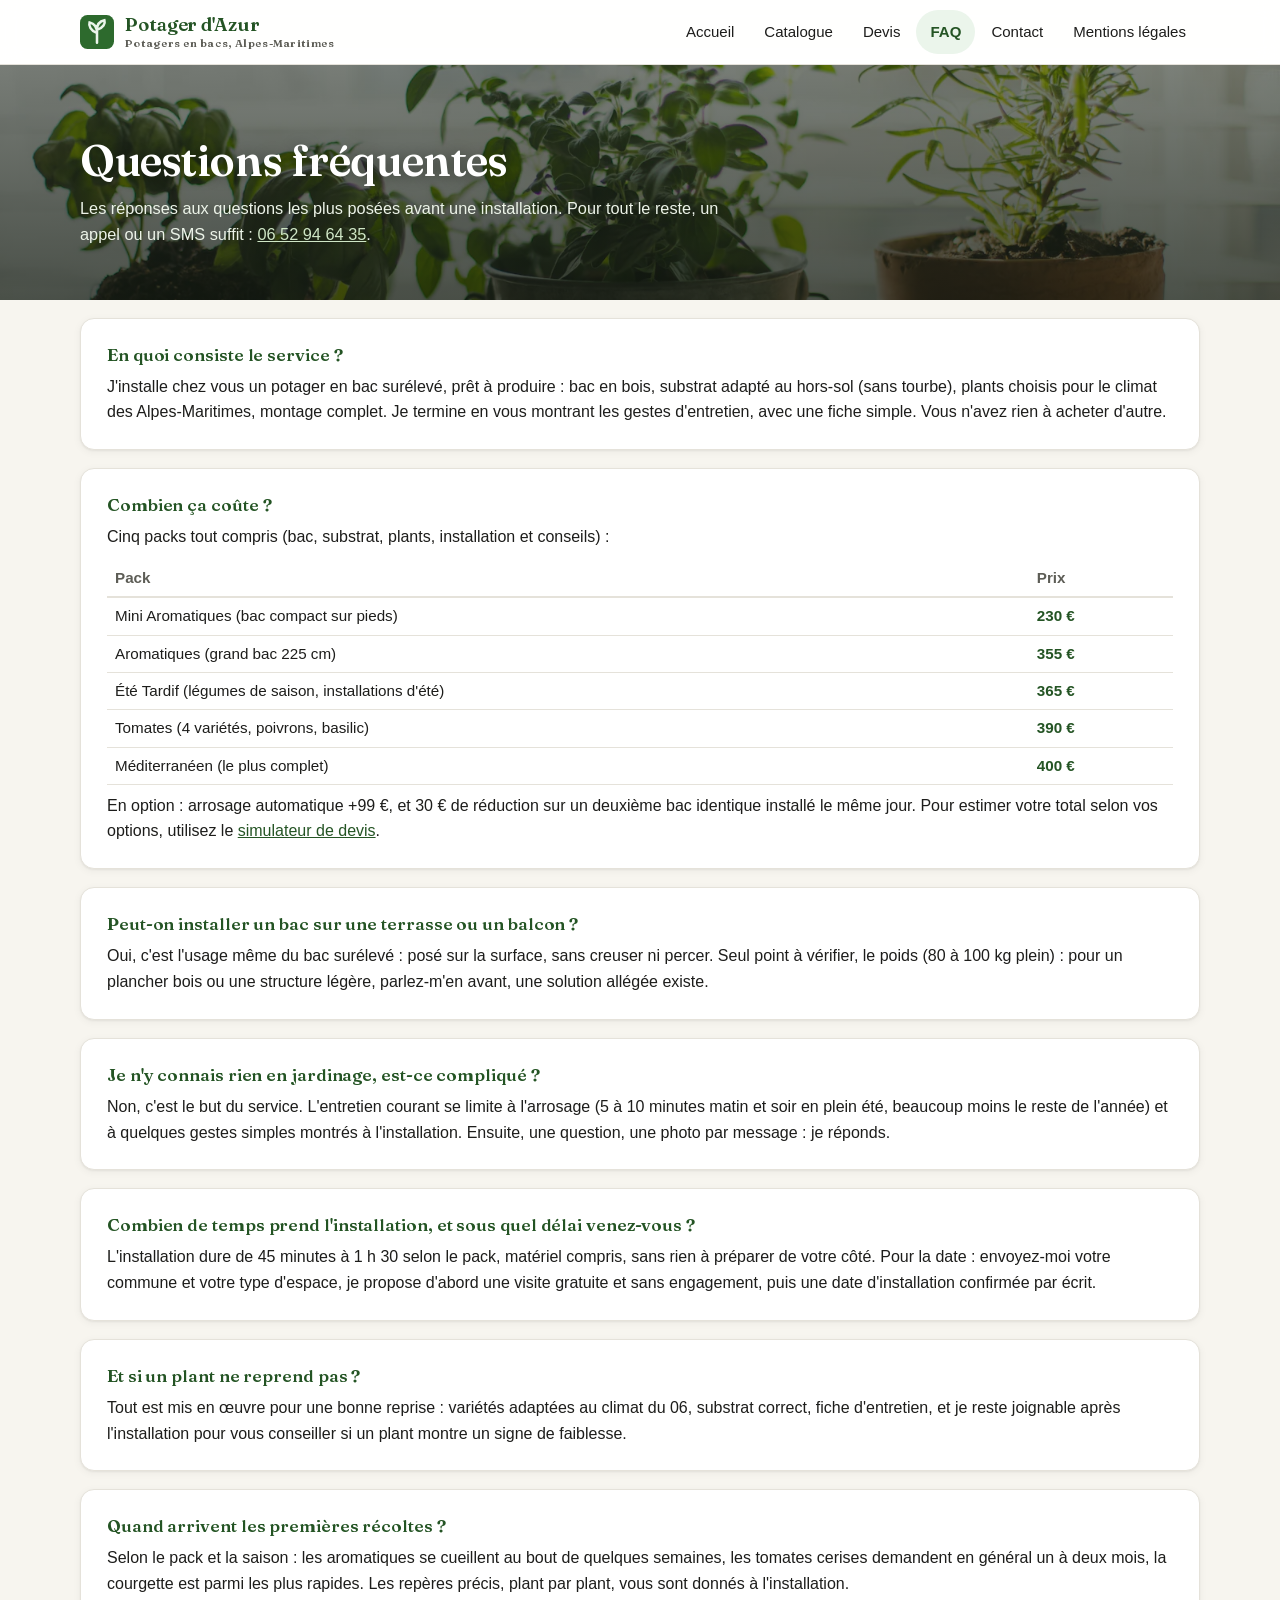
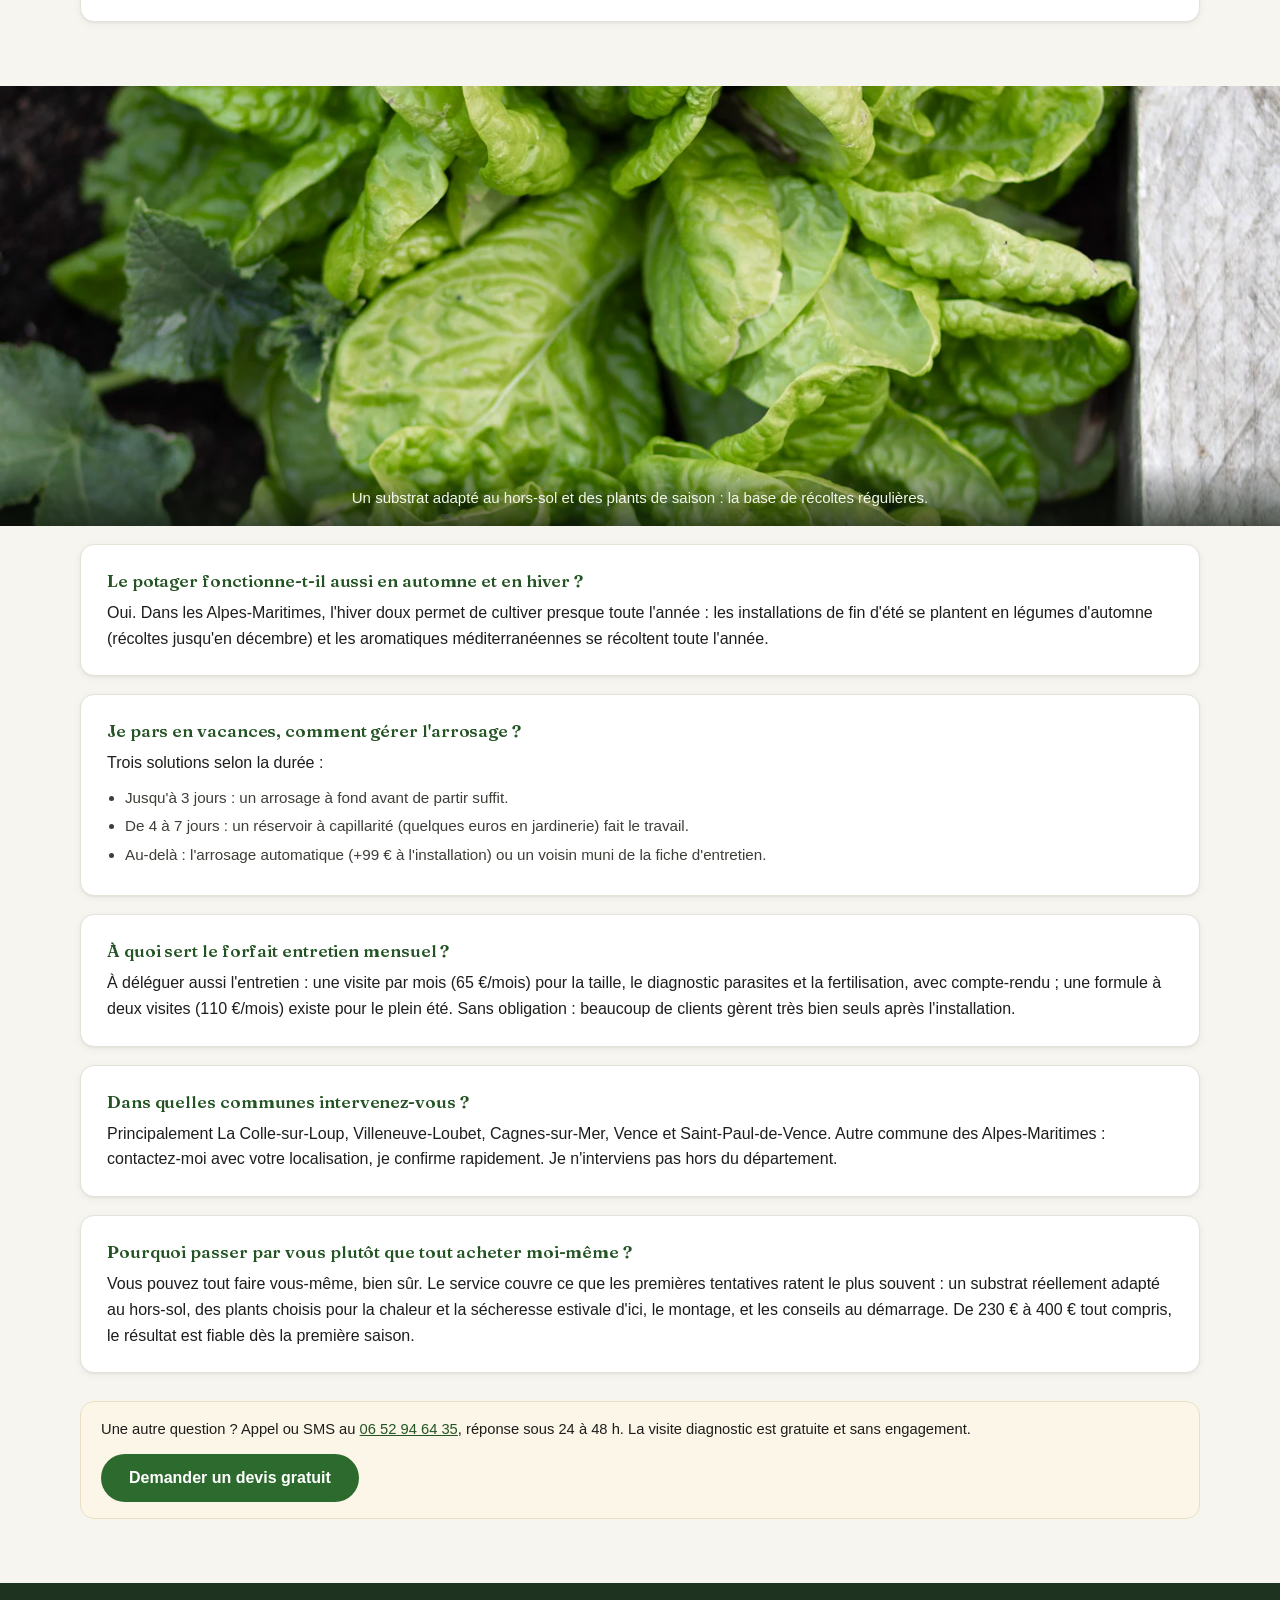
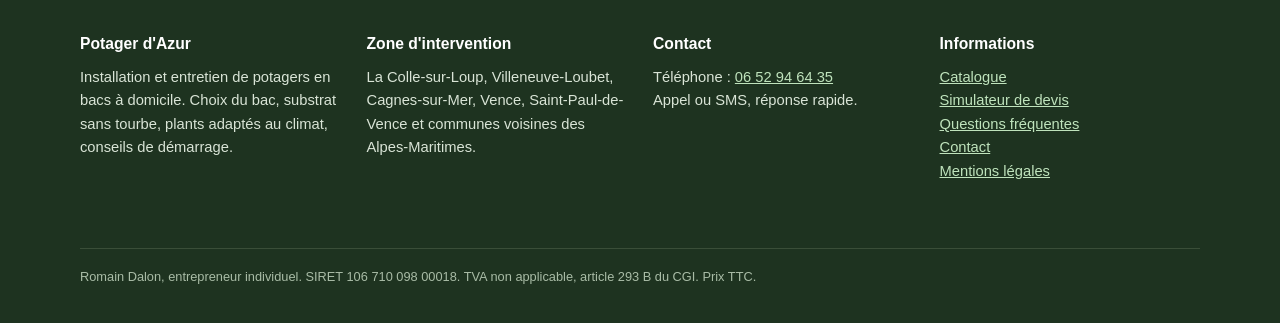
<file: faq.html>
<!DOCTYPE html>
<html lang="fr">
<head>
<meta charset="UTF-8">
<meta name="viewport" content="width=device-width, initial-scale=1.0">
<title>Questions fréquentes : Potager d'Azur</title>
<meta name="description" content="Prix des packs, balcon ou terrasse, arrosage en vacances : les réponses aux questions les plus posées sur les potagers en bacs installés à domicile.">
<link rel="canonical" href="https://potagerdazur.fr/faq.html">
<meta property="og:site_name" content="Potager d'Azur">
<meta property="og:type" content="website">
<meta property="og:locale" content="fr_FR">
<meta property="og:title" content="Questions fréquentes : Potager d'Azur">
<meta property="og:description" content="Prix des packs, balcon ou terrasse, arrosage en vacances : les réponses aux questions les plus posées sur les potagers en bacs installés à domicile.">
<meta property="og:url" content="https://potagerdazur.fr/faq.html">
<meta property="og:image" content="https://potagerdazur.fr/images/ambiance/faq-salades-bande.webp">
<script type="application/ld+json">{"@context": "https://schema.org", "@type": ["LocalBusiness", "HomeAndConstructionBusiness"], "name": "Potager d'Azur", "image": "https://potagerdazur.fr/images/ambiance/hero-recolte.webp", "url": "https://potagerdazur.fr/", "telephone": "+33652946435", "priceRange": "230 € à 400 €", "description": "Installation et entretien de potagers en bacs à domicile dans les Alpes-Maritimes : choix du bac, substrat sans tourbe, plants adaptés au climat, conseils de démarrage.", "address": {"@type": "PostalAddress", "addressLocality": "La Colle-sur-Loup", "addressRegion": "Provence-Alpes-Côte d'Azur", "addressCountry": "FR"}, "areaServed": [{"@type": "City", "name": "La Colle-sur-Loup"}, {"@type": "City", "name": "Villeneuve-Loubet"}, {"@type": "City", "name": "Cagnes-sur-Mer"}, {"@type": "City", "name": "Vence"}, {"@type": "City", "name": "Saint-Paul-de-Vence"}]}</script>
<script type="application/ld+json">{"@context": "https://schema.org", "@type": "WebSite", "name": "Potager d'Azur", "url": "https://potagerdazur.fr/", "potentialAction": {"@type": "SearchAction", "target": "https://potagerdazur.fr/catalogue.html?q={search_term_string}", "query-input": "required name=search_term_string"}}</script>
<link rel="icon" href="data:image/svg+xml,%3Csvg xmlns='http://www.w3.org/2000/svg' viewBox='0 0 32 32'%3E%3Crect width='32' height='32' rx='7' fill='%232D6A2D'/%3E%3Cpath d='M16 26 V13 M16 17 C10 15 8 10 9 7 C14 8 16 12 16 17 M16 14 C22 12 24 8 23 5 C18 6 16 9 16 14' stroke='%23EBF5EB' stroke-width='2.4' fill='none' stroke-linecap='round'/%3E%3C/svg%3E">
<link rel="preload" href="fonts/fraunces-600-latin.woff2" as="font" type="font/woff2" crossorigin>
<link rel="stylesheet" href="styles.css">
<style>.tablewrap{overflow-x:auto}
table.faq{width:100%;border-collapse:collapse;margin-top:10px;font-size:.95rem}
table.faq th{text-align:left;color:var(--text-2);font-weight:600;padding:6px 8px;
border-bottom:2px solid var(--border)}
table.faq td{padding:6px 8px;border-bottom:1px solid var(--border);vertical-align:top}
table.faq td:last-child{white-space:nowrap;font-weight:600;color:var(--vert-fonce)}
ul.points{margin:10px 0 0 18px;font-size:.95rem}
</style>
</head>
<body>
<a class="skip-link" href="#contenu">Aller au contenu</a>
<header class="site"><div class="hwrap"><a class="logo" href="index.html"><svg viewBox="0 0 32 32" aria-hidden="true"><rect width="32" height="32" rx="7" fill="#2D6A2D"/><path d="M16 26 V13 M16 17 C10 15 8 10 9 7 C14 8 16 12 16 17 M16 14 C22 12 24 8 23 5 C18 6 16 9 16 14" stroke="#EBF5EB" stroke-width="2.4" fill="none" stroke-linecap="round"/></svg><span class="lname">Potager d'Azur<small>Potagers en bacs, Alpes-Maritimes</small></span></a><button id="nav-toggle" aria-expanded="false" aria-controls="nav-principal" aria-label="Menu"><svg width="22" height="22" viewBox="0 0 22 22" aria-hidden="true"><path d="M3 6h16M3 11h16M3 16h16" stroke="currentColor" stroke-width="2" stroke-linecap="round"/></svg></button><nav class="main" id="nav-principal" aria-label="Navigation principale"><a href="index.html">Accueil</a><a href="catalogue.html">Catalogue</a><a href="devis.html">Devis</a><a href="faq.html" class="actif" aria-current="page">FAQ</a><a href="contact.html">Contact</a><a href="mentions-legales.html">Mentions légales</a></nav></div></header>
<main id="contenu">
<div class="hero ph mince"><img src="images/ambiance/faq-aromatiques.webp" alt="Pots de basilic et de romarin en pleine lumière sur un rebord de fenêtre" width="1600" height="700" fetchpriority="high"><div class="wrap"><h1>Questions fréquentes</h1><p>Les réponses aux questions les plus posées avant une installation. Pour tout le reste, un appel ou un SMS suffit : <a href="tel:+33652946435">06 52 94 64 35</a>.</p></div></div><div class="wrap">

<div class="bloc"><h2>En quoi consiste le service ?</h2>
<p>J'installe chez vous un potager en bac surélevé, prêt à produire : bac en bois, substrat adapté
au hors-sol (sans tourbe), plants choisis pour le climat des Alpes-Maritimes, montage complet.
Je termine en vous montrant les gestes d'entretien, avec une fiche simple. Vous n'avez rien à
acheter d'autre.</p></div>

<div class="bloc"><h2>Combien ça coûte ?</h2>
<p>Cinq packs tout compris (bac, substrat, plants, installation et conseils) :</p>
<div class="tablewrap"><table class="faq">
<caption class="sr-only">Prix des cinq packs proposés</caption>
<tr><th scope="col">Pack</th><th scope="col">Prix</th></tr>
<tr><td>Mini Aromatiques (bac compact sur pieds)</td><td>230&nbsp;€</td></tr>
<tr><td>Aromatiques (grand bac 225 cm)</td><td>355&nbsp;€</td></tr>
<tr><td>Été Tardif (légumes de saison, installations d'été)</td><td>365&nbsp;€</td></tr>
<tr><td>Tomates (4 variétés, poivrons, basilic)</td><td>390&nbsp;€</td></tr>
<tr><td>Méditerranéen (le plus complet)</td><td>400&nbsp;€</td></tr>
</table></div>
<p>En option : arrosage automatique +99&nbsp;€, et 30&nbsp;€ de réduction sur un deuxième bac identique
installé le même jour. Pour estimer votre total selon vos options, utilisez le
<a href="devis.html">simulateur de devis</a>.</p></div>

<div class="bloc"><h2>Peut-on installer un bac sur une terrasse ou un balcon ?</h2>
<p>Oui, c'est l'usage même du bac surélevé : posé sur la surface, sans creuser ni percer. Seul
point à vérifier, le poids (80 à 100 kg plein) : pour un plancher bois ou une structure légère,
parlez-m'en avant, une solution allégée existe.</p></div>

<div class="bloc"><h2>Je n'y connais rien en jardinage, est-ce compliqué ?</h2>
<p>Non, c'est le but du service. L'entretien courant se limite à l'arrosage (5 à 10 minutes matin
et soir en plein été, beaucoup moins le reste de l'année) et à quelques gestes simples montrés à
l'installation. Ensuite, une question, une photo par message : je réponds.</p></div>

<div class="bloc"><h2>Combien de temps prend l'installation, et sous quel délai venez-vous ?</h2>
<p>L'installation dure de 45 minutes à 1 h 30 selon le pack, matériel compris, sans rien à
préparer de votre côté. Pour la date : envoyez-moi votre commune et votre type d'espace, je
propose d'abord une visite gratuite et sans engagement, puis une date d'installation confirmée
par écrit.</p></div>

<div class="bloc"><h2>Et si un plant ne reprend pas ?</h2>
<p>Tout est mis en œuvre pour une bonne reprise : variétés adaptées au climat du 06, substrat
correct, fiche d'entretien, et je reste joignable après l'installation pour vous conseiller si un
plant montre un signe de faiblesse.</p></div>

<div class="bloc"><h2>Quand arrivent les premières récoltes ?</h2>
<p>Selon le pack et la saison : les aromatiques se cueillent au bout de quelques semaines, les
tomates cerises demandent en général un à deux mois, la courgette est parmi les plus rapides.
Les repères précis, plant par plant, vous sont donnés à l'installation.</p></div>
</div>
<figure class="bande rv">
<img src="images/ambiance/faq-salades-bande.webp" alt="Salades bien développées dans un bac potager en bois" loading="lazy" width="1600" height="700">
<figcaption>Un substrat adapté au hors-sol et des plants de saison : la base de récoltes régulières.</figcaption>
</figure>
<div class="wrap">

<div class="bloc"><h2>Le potager fonctionne-t-il aussi en automne et en hiver ?</h2>
<p>Oui. Dans les Alpes-Maritimes, l'hiver doux permet de cultiver presque toute l'année : les
installations de fin d'été se plantent en légumes d'automne (récoltes jusqu'en décembre) et les
aromatiques méditerranéennes se récoltent toute l'année.</p></div>

<div class="bloc"><h2>Je pars en vacances, comment gérer l'arrosage ?</h2>
<p>Trois solutions selon la durée :</p>
<ul class="points">
<li>Jusqu'à 3 jours : un arrosage à fond avant de partir suffit.</li>
<li>De 4 à 7 jours : un réservoir à capillarité (quelques euros en jardinerie) fait le travail.</li>
<li>Au-delà : l'arrosage automatique (+99&nbsp;€ à l'installation) ou un voisin muni de la fiche d'entretien.</li>
</ul></div>

<div class="bloc"><h2>À quoi sert le forfait entretien mensuel ?</h2>
<p>À déléguer aussi l'entretien : une visite par mois (65&nbsp;€/mois) pour la taille, le diagnostic
parasites et la fertilisation, avec compte-rendu ; une formule à deux visites (110&nbsp;€/mois) existe
pour le plein été. Sans obligation : beaucoup de clients gèrent très bien seuls après
l'installation.</p></div>

<div class="bloc"><h2>Dans quelles communes intervenez-vous ?</h2>
<p>Principalement La Colle-sur-Loup, Villeneuve-Loubet, Cagnes-sur-Mer, Vence et
Saint-Paul-de-Vence. Autre commune des Alpes-Maritimes : contactez-moi avec votre localisation,
je confirme rapidement. Je n'interviens pas hors du département.</p></div>

<div class="bloc"><h2>Pourquoi passer par vous plutôt que tout acheter moi-même ?</h2>
<p>Vous pouvez tout faire vous-même, bien sûr. Le service couvre ce que les premières tentatives
ratent le plus souvent : un substrat réellement adapté au hors-sol, des plants choisis pour la
chaleur et la sécheresse estivale d'ici, le montage, et les conseils au démarrage. De 230&nbsp;€ à 400&nbsp;€ tout
compris, le résultat est fiable dès la première saison.</p></div>

<div class="note">Une autre question ? Appel ou SMS au <a href="tel:+33652946435">06 52 94 64 35</a>,
réponse sous 24 à 48 h. La visite diagnostic est gratuite et sans engagement.
<br><a class="btn" style="margin-top:12px" href="contact.html">Demander un devis gratuit</a></div>

</div><script type="application/ld+json">{"@context": "https://schema.org", "@type": "FAQPage", "mainEntity": [{"@type": "Question", "name": "En quoi consiste le service ?", "acceptedAnswer": {"@type": "Answer", "text": "J'installe chez vous un potager en bac surélevé, prêt à produire : bac en bois, substrat adapté au hors-sol (sans tourbe), plants choisis pour le climat des Alpes-Maritimes, montage complet. Je termine en vous montrant les gestes d'entretien, avec une fiche simple. Vous n'avez rien à acheter d'autre."}}, {"@type": "Question", "name": "Combien ça coûte ?", "acceptedAnswer": {"@type": "Answer", "text": "Cinq packs tout compris (bac, substrat, plants, installation et conseils) : Prix des cinq packs proposés Pack Prix Mini Aromatiques (bac compact sur pieds) 230 € Aromatiques (grand bac 225 cm) 355 € Été Tardif (légumes de saison, installations d'été) 365 € Tomates (4 variétés, poivrons, basilic) 390 € Méditerranéen (le plus complet) 400 €"}}, {"@type": "Question", "name": "Peut-on installer un bac sur une terrasse ou un balcon ?", "acceptedAnswer": {"@type": "Answer", "text": "Oui, c'est l'usage même du bac surélevé : posé sur la surface, sans creuser ni percer. Seul point à vérifier, le poids (80 à 100 kg plein) : pour un plancher bois ou une structure légère, parlez-m'en avant, une solution allégée existe."}}, {"@type": "Question", "name": "Je n'y connais rien en jardinage, est-ce compliqué ?", "acceptedAnswer": {"@type": "Answer", "text": "Non, c'est le but du service. L'entretien courant se limite à l'arrosage (5 à 10 minutes matin et soir en plein été, beaucoup moins le reste de l'année) et à quelques gestes simples montrés à l'installation. Ensuite, une question, une photo par message : je réponds."}}, {"@type": "Question", "name": "Combien de temps prend l'installation, et sous quel délai venez-vous ?", "acceptedAnswer": {"@type": "Answer", "text": "L'installation dure de 45 minutes à 1 h 30 selon le pack, matériel compris, sans rien à préparer de votre côté. Pour la date : envoyez-moi votre commune et votre type d'espace, je propose d'abord une visite gratuite et sans engagement, puis une date d'installation confirmée par écrit."}}, {"@type": "Question", "name": "Et si un plant ne reprend pas ?", "acceptedAnswer": {"@type": "Answer", "text": "Tout est mis en œuvre pour une bonne reprise : variétés adaptées au climat du 06, substrat correct, fiche d'entretien, et je reste joignable après l'installation pour vous conseiller si un plant montre un signe de faiblesse."}}, {"@type": "Question", "name": "Quand arrivent les premières récoltes ?", "acceptedAnswer": {"@type": "Answer", "text": "Selon le pack et la saison : les aromatiques se cueillent au bout de quelques semaines, les tomates cerises demandent en général un à deux mois, la courgette est parmi les plus rapides. Les repères précis, plant par plant, vous sont donnés à l'installation."}}, {"@type": "Question", "name": "Le potager fonctionne-t-il aussi en automne et en hiver ?", "acceptedAnswer": {"@type": "Answer", "text": "Oui. Dans les Alpes-Maritimes, l'hiver doux permet de cultiver presque toute l'année : les installations de fin d'été se plantent en légumes d'automne (récoltes jusqu'en décembre) et les aromatiques méditerranéennes se récoltent toute l'année."}}, {"@type": "Question", "name": "Je pars en vacances, comment gérer l'arrosage ?", "acceptedAnswer": {"@type": "Answer", "text": "Trois solutions selon la durée : Jusqu'à 3 jours : un arrosage à fond avant de partir suffit. De 4 à 7 jours : un réservoir à capillarité (quelques euros en jardinerie) fait le travail. Au-delà : l'arrosage automatique (+99 € à l'installation) ou un voisin muni de la fiche d'entretien."}}, {"@type": "Question", "name": "À quoi sert le forfait entretien mensuel ?", "acceptedAnswer": {"@type": "Answer", "text": "À déléguer aussi l'entretien : une visite par mois (65 €/mois) pour la taille, le diagnostic parasites et la fertilisation, avec compte-rendu ; une formule à deux visites (110 €/mois) existe pour le plein été. Sans obligation : beaucoup de clients gèrent très bien seuls après l'installation."}}, {"@type": "Question", "name": "Dans quelles communes intervenez-vous ?", "acceptedAnswer": {"@type": "Answer", "text": "Principalement La Colle-sur-Loup, Villeneuve-Loubet, Cagnes-sur-Mer, Vence et Saint-Paul-de-Vence. Autre commune des Alpes-Maritimes : contactez-moi avec votre localisation, je confirme rapidement. Je n'interviens pas hors du département."}}, {"@type": "Question", "name": "Pourquoi passer par vous plutôt que tout acheter moi-même ?", "acceptedAnswer": {"@type": "Answer", "text": "Vous pouvez tout faire vous-même, bien sûr. Le service couvre ce que les premières tentatives ratent le plus souvent : un substrat réellement adapté au hors-sol, des plants choisis pour la chaleur et la sécheresse estivale d'ici, le montage, et les conseils au démarrage. De 230 € à 400 € tout compris, le résultat est fiable dès la première saison."}}]}</script>
</main>
<footer class="site"><div class="wrap">
<div><h4>Potager d'Azur</h4><p>Installation et entretien de potagers en bacs à domicile.
Choix du bac, substrat sans tourbe, plants adaptés au climat, conseils de démarrage.</p></div>
<div><h4>Zone d'intervention</h4><p>La Colle-sur-Loup, Villeneuve-Loubet, Cagnes-sur-Mer,
Vence, Saint-Paul-de-Vence et communes voisines des Alpes-Maritimes.</p></div>
<div><h4>Contact</h4><p>Téléphone : <a href="tel:+33652946435">06 52 94 64 35</a><br>
Appel ou SMS, réponse rapide.</p></div>
<div><h4>Informations</h4><p><a href="catalogue.html">Catalogue</a><br><a href="devis.html">Simulateur de devis</a><br><a href="faq.html">Questions fréquentes</a><br><a href="contact.html">Contact</a><br><a href="mentions-legales.html">Mentions légales</a></p></div>
<div class="legal">Romain Dalon, entrepreneur individuel. SIRET 106 710 098 00018.
TVA non applicable, article 293 B du CGI. Prix TTC.</div>
</div></footer>

<script src="site.js" defer></script>
</body>
</html>
</file>
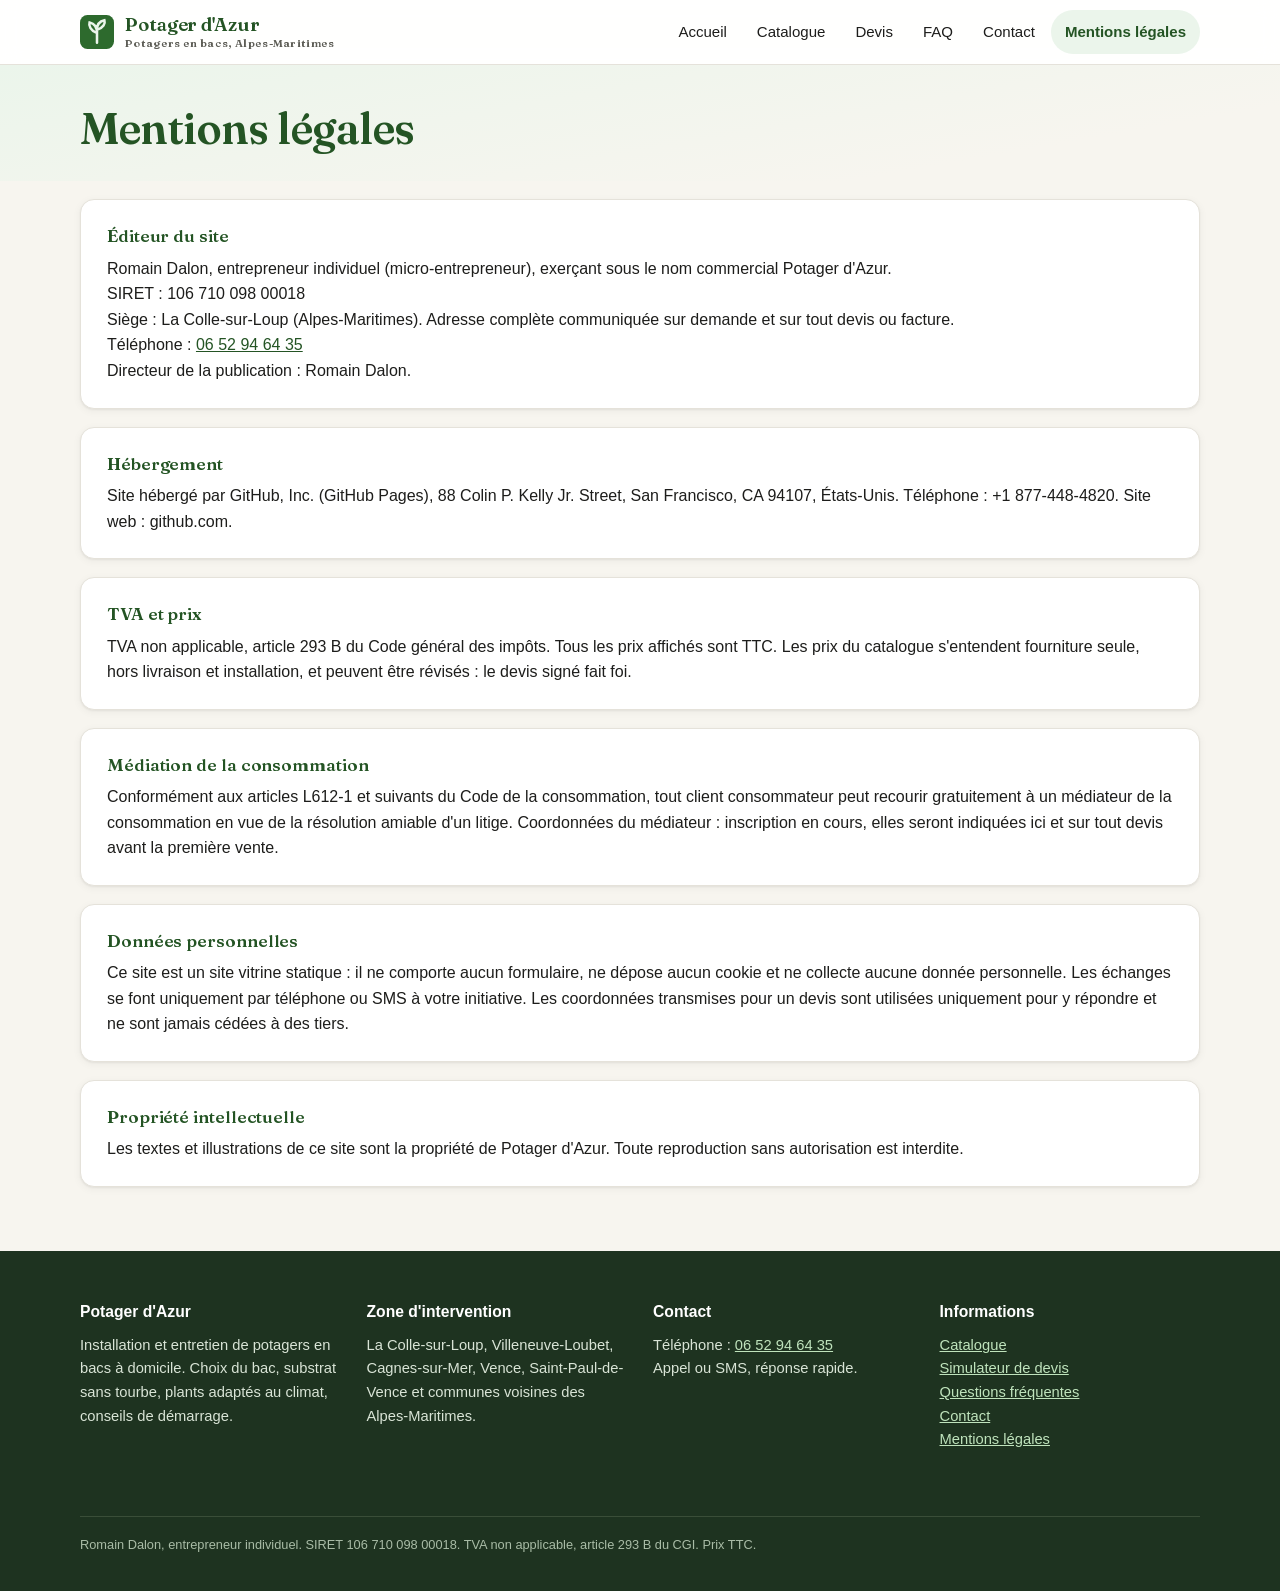
<file: mentions-legales.html>
<!DOCTYPE html>
<html lang="fr">
<head>
<meta charset="UTF-8">
<meta name="viewport" content="width=device-width, initial-scale=1.0">
<title>Mentions légales : Potager d'Azur</title>
<meta name="description" content="Mentions légales du site Potager d'Azur.">
<link rel="canonical" href="https://potagerdazur.fr/mentions-legales.html">
<meta property="og:site_name" content="Potager d'Azur">
<meta property="og:type" content="website">
<meta property="og:locale" content="fr_FR">
<meta property="og:title" content="Mentions légales : Potager d'Azur">
<meta property="og:description" content="Mentions légales du site Potager d'Azur.">
<meta property="og:url" content="https://potagerdazur.fr/mentions-legales.html">
<meta property="og:image" content="https://potagerdazur.fr/images/jardiniere-sur-pieds-ergonomique.jpg">
<script type="application/ld+json">{"@context": "https://schema.org", "@type": ["LocalBusiness", "HomeAndConstructionBusiness"], "name": "Potager d'Azur", "image": "https://potagerdazur.fr/images/ambiance/hero-recolte.webp", "url": "https://potagerdazur.fr/", "telephone": "+33652946435", "priceRange": "230 € à 400 €", "description": "Installation et entretien de potagers en bacs à domicile dans les Alpes-Maritimes : choix du bac, substrat sans tourbe, plants adaptés au climat, conseils de démarrage.", "address": {"@type": "PostalAddress", "addressLocality": "La Colle-sur-Loup", "addressRegion": "Provence-Alpes-Côte d'Azur", "addressCountry": "FR"}, "areaServed": [{"@type": "City", "name": "La Colle-sur-Loup"}, {"@type": "City", "name": "Villeneuve-Loubet"}, {"@type": "City", "name": "Cagnes-sur-Mer"}, {"@type": "City", "name": "Vence"}, {"@type": "City", "name": "Saint-Paul-de-Vence"}]}</script>
<script type="application/ld+json">{"@context": "https://schema.org", "@type": "WebSite", "name": "Potager d'Azur", "url": "https://potagerdazur.fr/", "potentialAction": {"@type": "SearchAction", "target": "https://potagerdazur.fr/catalogue.html?q={search_term_string}", "query-input": "required name=search_term_string"}}</script>
<link rel="icon" href="data:image/svg+xml,%3Csvg xmlns='http://www.w3.org/2000/svg' viewBox='0 0 32 32'%3E%3Crect width='32' height='32' rx='7' fill='%232D6A2D'/%3E%3Cpath d='M16 26 V13 M16 17 C10 15 8 10 9 7 C14 8 16 12 16 17 M16 14 C22 12 24 8 23 5 C18 6 16 9 16 14' stroke='%23EBF5EB' stroke-width='2.4' fill='none' stroke-linecap='round'/%3E%3C/svg%3E">
<link rel="preload" href="fonts/fraunces-600-latin.woff2" as="font" type="font/woff2" crossorigin>
<link rel="stylesheet" href="styles.css">
</head>
<body>
<a class="skip-link" href="#contenu">Aller au contenu</a>
<header class="site"><div class="hwrap"><a class="logo" href="index.html"><svg viewBox="0 0 32 32" aria-hidden="true"><rect width="32" height="32" rx="7" fill="#2D6A2D"/><path d="M16 26 V13 M16 17 C10 15 8 10 9 7 C14 8 16 12 16 17 M16 14 C22 12 24 8 23 5 C18 6 16 9 16 14" stroke="#EBF5EB" stroke-width="2.4" fill="none" stroke-linecap="round"/></svg><span class="lname">Potager d'Azur<small>Potagers en bacs, Alpes-Maritimes</small></span></a><button id="nav-toggle" aria-expanded="false" aria-controls="nav-principal" aria-label="Menu"><svg width="22" height="22" viewBox="0 0 22 22" aria-hidden="true"><path d="M3 6h16M3 11h16M3 16h16" stroke="currentColor" stroke-width="2" stroke-linecap="round"/></svg></button><nav class="main" id="nav-principal" aria-label="Navigation principale"><a href="index.html">Accueil</a><a href="catalogue.html">Catalogue</a><a href="devis.html">Devis</a><a href="faq.html">FAQ</a><a href="contact.html">Contact</a><a href="mentions-legales.html" class="actif" aria-current="page">Mentions légales</a></nav></div></header>
<main id="contenu">
<div class="hero mince"><div class="wrap"><h1>Mentions légales</h1></div></div>
<div class="wrap">
<div class="bloc"><h2>Éditeur du site</h2>
<p>Romain Dalon, entrepreneur individuel (micro-entrepreneur), exerçant sous le nom commercial
Potager d'Azur.<br>
SIRET : 106 710 098 00018<br>
Siège : La Colle-sur-Loup (Alpes-Maritimes). Adresse complète communiquée sur demande et sur
tout devis ou facture.<br>
Téléphone : <a href="tel:+33652946435">06 52 94 64 35</a><br>
Directeur de la publication : Romain Dalon.</p></div>
<div class="bloc"><h2>Hébergement</h2>
<p>Site hébergé par GitHub, Inc. (GitHub Pages), 88 Colin P. Kelly Jr. Street, San Francisco,
CA 94107, États-Unis. Téléphone : +1 877-448-4820. Site web : github.com.</p></div>
<div class="bloc"><h2>TVA et prix</h2>
<p>TVA non applicable, article 293 B du Code général des impôts. Tous les prix affichés sont TTC.
Les prix du catalogue s'entendent fourniture seule, hors livraison et installation, et peuvent
être révisés : le devis signé fait foi.</p></div>
<div class="bloc"><h2>Médiation de la consommation</h2>
<p>Conformément aux articles L612-1 et suivants du Code de la consommation, tout client
consommateur peut recourir gratuitement à un médiateur de la consommation en vue de la
résolution amiable d'un litige. Coordonnées du médiateur : inscription en cours, elles seront
indiquées ici et sur tout devis avant la première vente.</p></div>
<div class="bloc"><h2>Données personnelles</h2>
<p>Ce site est un site vitrine statique : il ne comporte aucun formulaire, ne dépose aucun
cookie et ne collecte aucune donnée personnelle. Les échanges se font uniquement par téléphone
ou SMS à votre initiative. Les coordonnées transmises pour un devis sont utilisées uniquement
pour y répondre et ne sont jamais cédées à des tiers.</p></div>
<div class="bloc"><h2>Propriété intellectuelle</h2>
<p>Les textes et illustrations de ce site sont la propriété de Potager d'Azur. Toute
reproduction sans autorisation est interdite.</p></div>
</div>
</main>
<footer class="site"><div class="wrap">
<div><h4>Potager d'Azur</h4><p>Installation et entretien de potagers en bacs à domicile.
Choix du bac, substrat sans tourbe, plants adaptés au climat, conseils de démarrage.</p></div>
<div><h4>Zone d'intervention</h4><p>La Colle-sur-Loup, Villeneuve-Loubet, Cagnes-sur-Mer,
Vence, Saint-Paul-de-Vence et communes voisines des Alpes-Maritimes.</p></div>
<div><h4>Contact</h4><p>Téléphone : <a href="tel:+33652946435">06 52 94 64 35</a><br>
Appel ou SMS, réponse rapide.</p></div>
<div><h4>Informations</h4><p><a href="catalogue.html">Catalogue</a><br><a href="devis.html">Simulateur de devis</a><br><a href="faq.html">Questions fréquentes</a><br><a href="contact.html">Contact</a><br><a href="mentions-legales.html">Mentions légales</a></p></div>
<div class="legal">Romain Dalon, entrepreneur individuel. SIRET 106 710 098 00018.
TVA non applicable, article 293 B du CGI. Prix TTC.</div>
</div></footer>

<script src="site.js" defer></script>
</body>
</html>
</file>
<file: styles.css>
@font-face{font-family:'Fraunces';font-style:normal;font-weight:600;font-display:swap;
src:url("fonts/fraunces-600-latin.woff2") format("woff2")}
:root{--vert:#2D6A2D;--vert-fonce:#245424;--vert-bg:#EBF5EB;--terre:#7A5C2A;--terre-bg:#EFE0C8;
--ciel:#2563A8;--note-bg:#FBF6E7;--note-bord:#EADFC0;--text:#1D1D1B;--text-2:#5D5D56;
--encre:#1E3320;--border:#E5E2DA;--bg:#F7F5EF;--white:#FFF;--r-s:8px;--r-m:14px;--r-pill:999px;
--serif:'Fraunces',Georgia,'Times New Roman',serif;
--sh-1:0 1px 2px rgba(25,28,20,.05),0 2px 8px rgba(25,28,20,.05);
--sh-2:0 10px 30px rgba(25,28,20,.13);--h-header:64px}
*{margin:0;padding:0;box-sizing:border-box}
html{-webkit-text-size-adjust:100%;scroll-behavior:smooth}
body{font-family:-apple-system,BlinkMacSystemFont,"Segoe UI",Helvetica,Arial,sans-serif;
color:var(--text);background:var(--bg);line-height:1.6;font-size:16px}
img{max-width:100%}
a{color:var(--vert-fonce)}
:focus-visible{outline:3px solid var(--ciel);outline-offset:2px}
h1{font-family:var(--serif);font-weight:600;letter-spacing:-.01em;line-height:1.12}
h2{font-family:var(--serif);font-weight:600;letter-spacing:-.005em;line-height:1.22}
.wrap{max-width:1160px;margin:0 auto;padding:0 20px}
/* ---- lien d'évitement (accessibilité clavier) ---- */
.skip-link{position:absolute;left:-9999px;top:0;z-index:100;background:var(--vert);
color:var(--white);padding:10px 18px;border-radius:0 0 8px 0;font-weight:600}
.skip-link:focus{left:0}
.sr-only{position:absolute;width:1px;height:1px;padding:0;margin:-1px;overflow:hidden;
clip:rect(0,0,0,0);white-space:nowrap;border:0}
/* ---- en-tête ---- */
header.site{position:sticky;top:0;z-index:50;background:rgba(255,255,255,.94);
-webkit-backdrop-filter:blur(10px);backdrop-filter:blur(10px);border-bottom:1px solid var(--border)}
.hwrap{max-width:1160px;margin:0 auto;padding:0 20px;display:flex;align-items:center;gap:16px;
min-height:var(--h-header)}
.logo{display:flex;align-items:center;gap:11px;text-decoration:none;color:var(--vert-fonce)}
.logo svg{width:34px;height:34px;flex:none}
.logo .lname{font-family:var(--serif);font-size:1.16rem;font-weight:600;letter-spacing:-.005em;line-height:1.2}
.logo .lname small{display:block;font-size:.68rem;font-weight:400;color:var(--text-2);letter-spacing:.03em}
nav.main{margin-left:auto;display:flex;gap:2px}
nav.main a{display:inline-flex;align-items:center;min-height:44px;padding:0 14px;
border-radius:var(--r-pill);font-size:.94rem;color:var(--text);text-decoration:none}
nav.main a:hover{color:var(--vert-fonce);background:var(--vert-bg)}
nav.main a.actif{background:var(--vert-bg);color:var(--vert-fonce);font-weight:600}
#nav-toggle{display:none;margin-left:auto;width:44px;height:44px;border:0;background:none;
color:var(--vert-fonce);cursor:pointer;border-radius:10px;align-items:center;justify-content:center}
@media (max-width:919px){
#nav-toggle{display:inline-flex}
nav.main{display:none;position:absolute;top:100%;left:0;right:0;background:var(--white);
border-bottom:1px solid var(--border);box-shadow:var(--sh-2);flex-direction:column;
padding:8px 12px 14px;gap:2px}
nav.main.ouvert{display:flex}
nav.main a{min-height:48px;font-size:1.02rem;border-radius:10px}
}
/* ---- hero ---- */
.hero{background:linear-gradient(170deg,var(--vert-bg),var(--bg) 78%);padding:64px 0 48px}
.hero.mince{padding:40px 0 28px}
.hero h1{font-size:clamp(1.85rem,4.5vw,2.7rem);color:var(--vert-fonce);max-width:780px}
.hero p{max-width:660px;margin-top:16px;font-size:1.12rem;color:var(--text-2)}
.hero.mince p{margin-top:10px;font-size:1.02rem}
.cta-row{display:flex;gap:12px;flex-wrap:wrap;margin-top:28px}
.hero .fine{margin-top:16px;font-size:.88rem;color:var(--text-2)}
@media (max-width:640px){.hero{padding:40px 0 32px}}
/* ---- hero avec photo pleine largeur ---- */
.hero.ph{position:relative;overflow:hidden;background:var(--encre)}
.hero.ph>img{position:absolute;inset:0;width:100%;height:100%;object-fit:cover;z-index:0}
.hero.ph::after{content:"";position:absolute;inset:0;z-index:1;
background:linear-gradient(180deg,rgba(18,28,16,.38),rgba(18,28,16,.58) 45%,rgba(13,21,11,.86))}
.hero.ph .wrap{position:relative;z-index:2}
.hero.ph h1{color:var(--white);text-shadow:0 1px 14px rgba(8,14,7,.4)}
.hero.ph p{color:#ECF3E8}
.hero.ph a{color:#CFE6C6}
.hero.ph .fine{color:#D6E4CF}
.hero.ph.mince{padding:72px 0 52px}
.hero.ph.mince::after{background:linear-gradient(180deg,rgba(16,25,14,.55),rgba(13,21,11,.74))}
.hero.grand{padding:20vh 0 64px;min-height:70vh;display:flex;align-items:flex-end}
.hero.grand .wrap{width:100%}
.hero.grand h1{font-size:clamp(2.05rem,4.8vw,3.15rem)}
.btn.clair{background:rgba(20,32,18,.28);color:var(--white);border:1.5px solid rgba(255,255,255,.82);
-webkit-backdrop-filter:blur(4px);backdrop-filter:blur(4px)}
.btn.clair:hover{background:rgba(20,32,18,.5)}
@media (max-width:640px){.hero.grand{min-height:62vh;padding-top:16vh}.hero.ph.mince{padding:52px 0 38px}}
/* ---- boutons ---- */
.btn{display:inline-flex;align-items:center;justify-content:center;min-height:48px;
padding:0 28px;border-radius:var(--r-pill);background:var(--vert);color:var(--white);
text-decoration:none;font-weight:600;font-size:1rem;border:0;cursor:pointer;
transition:background .18s ease,transform .18s ease}
.btn:hover{background:var(--vert-fonce)}
.btn.sec{background:var(--white);color:var(--vert-fonce);border:1.5px solid var(--vert)}
.btn.sec:hover{background:var(--vert-bg)}
/* ---- barre catégories + tri (catalogue) ---- */
.toolbar{position:sticky;top:var(--h-header);z-index:40;background:rgba(247,246,242,.96);
-webkit-backdrop-filter:blur(8px);backdrop-filter:blur(8px);border-bottom:1px solid var(--border);
padding:10px 0}
.toolbar .wrap{display:flex;gap:12px;align-items:center}
.cats{display:flex;gap:8px;overflow-x:auto;flex:1;padding:2px;scrollbar-width:none;
-webkit-mask-image:linear-gradient(to right,#000 calc(100% - 28px),transparent);
mask-image:linear-gradient(to right,#000 calc(100% - 28px),transparent)}
.cats::-webkit-scrollbar{display:none}
.cats button{flex:none;display:inline-flex;align-items:center;gap:7px;min-height:44px;
padding:0 16px;border-radius:var(--r-pill);border:1px solid var(--border);background:var(--white);
font:inherit;font-size:.9rem;color:var(--text);cursor:pointer;transition:border-color .15s,color .15s}
.cats button:hover{border-color:var(--vert);color:var(--vert-fonce)}
.cats button .n{font-size:.76rem;color:var(--text-2);background:var(--bg);
border-radius:var(--r-pill);padding:2px 8px}
.cats button.actif{background:var(--vert);border-color:var(--vert);color:var(--white);font-weight:600}
.cats button.actif .n{background:rgba(0,0,0,.28);color:var(--white)}
.tri{flex:none;display:flex;align-items:center;gap:8px;font-size:.9rem;color:var(--text-2);
padding-left:12px;border-left:1px solid var(--border)}
.tri select{min-height:44px;border-radius:10px;border:1px solid var(--border);background:var(--white);
padding:0 10px;font:inherit;font-size:.9rem;color:var(--text);cursor:pointer}
@media (max-width:640px){.tri span{display:none}}
.recherche{flex:none;padding-left:12px;border-left:1px solid var(--border)}
.recherche input{min-height:44px;border-radius:var(--r-pill);border:1px solid var(--border);
background:var(--white);padding:0 16px;font:inherit;font-size:.9rem;color:var(--text);
width:200px;max-width:40vw}
.recherche input:focus{outline:2px solid var(--vert);outline-offset:1px}
@media (max-width:640px){
.toolbar .wrap{flex-wrap:wrap}
.cats{flex:1 1 100%}
.recherche{flex:1;padding-left:0;border-left:0}
.recherche input{width:100%;max-width:none}
.tri{padding-left:12px;border-left:1px solid var(--border)}
}
/* ---- sections catalogue ---- */
section.cat{padding:40px 0 8px}
section.cat[hidden]{display:none}
.cat-tete{display:flex;align-items:baseline;gap:12px;flex-wrap:wrap}
section.cat h2{color:var(--vert-fonce);font-size:1.5rem;scroll-margin-top:calc(var(--h-header) + 76px)}
.count{color:var(--text-2);font-size:.92rem}
section.cat p.intro{color:var(--text-2);max-width:680px;margin:6px 0 24px}
/* ---- grille et cartes produit ---- */
.grille{display:grid;grid-template-columns:repeat(auto-fill,minmax(250px,1fr));gap:24px 20px;
margin-bottom:32px}
.carte{background:var(--white);border:1px solid var(--border);border-radius:var(--r-m);
overflow:hidden;box-shadow:var(--sh-1);display:flex;flex-direction:column;cursor:pointer;
transition:transform .18s ease,box-shadow .18s ease,border-color .18s ease}
.carte:hover{transform:translateY(-3px);box-shadow:var(--sh-2);border-color:#D8D4C9}
.carte:focus-visible{outline:3px solid var(--ciel);outline-offset:2px}
.carte svg{width:100%;height:auto;display:block}
.carte img{width:100%;height:auto;display:block;aspect-ratio:4/3;object-fit:contain;
background:var(--white);padding:8px}
.cbody{padding:14px 16px 18px;display:flex;flex-direction:column;flex:1;border-top:1px solid #F0EEE8}
.cbody h3{font-size:.98rem;font-weight:600;line-height:1.35}
.dims{color:var(--text-2);font-size:.84rem;margin-top:4px}
.badge{display:inline-block;align-self:flex-start;background:var(--terre-bg);color:var(--terre);
font-size:.76rem;padding:3px 10px;border-radius:var(--r-pill);margin-top:8px}
ul.points{margin:10px 0 0 18px;font-size:.86rem;color:#3E3E38}
ul.points li{margin-bottom:4px}
.prix{font-size:1.32rem;font-weight:700;color:var(--text);margin-top:auto;padding-top:12px}
.prix small{font-size:.76rem;font-weight:400;color:var(--text-2)}
details{margin-top:10px;font-size:.86rem}
details summary{cursor:pointer;color:var(--ciel);padding:11px 0}
details table{width:100%;border-collapse:collapse;margin-top:8px}
details td{padding:4px 6px;border-bottom:1px solid var(--border);vertical-align:top}
details td:first-child{color:var(--text-2);white-space:nowrap}
@media (max-width:560px){
.grille{grid-template-columns:1fr 1fr;gap:12px}
.cbody{padding:10px 12px 14px}
.cbody h3{font-size:.9rem}
ul.points{display:none}
.prix{font-size:1.18rem}
}
@media (max-width:400px){.grille.apercu{grid-template-columns:1fr}}
/* ---- fiche produit en surimpression ---- */
#fiche-overlay{position:fixed;inset:0;background:rgba(22,28,20,.52);display:none;
align-items:flex-start;justify-content:center;padding:5vh 16px;z-index:80;overflow:auto}
#fiche-overlay.ouvert{display:flex}
#fiche-panneau{background:var(--white);border-radius:16px;max-width:680px;width:100%;
padding:20px 22px 28px;position:relative;box-shadow:0 24px 60px rgba(0,0,0,.3)}
#fiche-panneau img,#fiche-panneau svg{width:100%;height:auto;aspect-ratio:4/3;
object-fit:contain;background:var(--white);border-radius:var(--r-s)}
#fiche-panneau .cbody{border-top:0;padding:14px 2px 0}
#fiche-panneau h3{font-size:1.25rem}
#fiche-panneau ul.points{display:block;font-size:.95rem}
#fiche-panneau .prix{font-size:1.5rem}
#fiche-fermer{position:absolute;top:12px;right:12px;border:0;background:var(--bg);
border-radius:50%;width:44px;height:44px;font-size:20px;cursor:pointer;line-height:1;z-index:2}
#fiche-fermer:hover{background:var(--vert-bg)}
#fiche-panneau details{margin-top:10px}
#fiche-panneau details[open] summary{margin-bottom:6px}
#fiche-panneau table{width:100%;border-collapse:collapse}
#fiche-panneau td{padding:4px 6px;border-bottom:1px solid #EEE}
@media (max-width:640px){
#fiche-overlay{padding:0;align-items:stretch}
#fiche-panneau{border-radius:0;max-width:none;min-height:100%;padding:16px 16px 40px}
#fiche-fermer{position:fixed;top:10px;right:10px;background:var(--white);
border:1px solid var(--border);box-shadow:var(--sh-1)}
}
/* ---- blocs de contenu ---- */
.note{background:var(--note-bg);border:1px solid var(--note-bord);border-radius:var(--r-m);
padding:16px 20px;font-size:.92rem;margin:28px 0}
.etapes{display:grid;grid-template-columns:repeat(auto-fit,minmax(250px,1fr));gap:16px;padding:48px 0 8px}
.etape{background:var(--white);border:1px solid var(--border);border-radius:var(--r-m);
padding:24px;box-shadow:var(--sh-1)}
.etape .num{width:36px;height:36px;border-radius:50%;background:var(--vert);color:var(--white);
display:flex;align-items:center;justify-content:center;font-weight:700;margin-bottom:14px}
.etape h2{font-size:1.05rem;margin-bottom:6px}
.etape p{font-size:.95rem;color:#3E3E38}
h2.sect{color:var(--vert-fonce);font-size:clamp(1.35rem,2.5vw,1.6rem);margin-top:48px}
.sect-tete{display:flex;align-items:baseline;justify-content:space-between;gap:16px;
flex-wrap:wrap;margin-top:48px}
.sect-tete h2{color:var(--vert-fonce);font-size:clamp(1.35rem,2.5vw,1.6rem);margin-top:0}
.sect-tete a{font-size:.94rem;white-space:nowrap}
.apercu{margin-top:24px}
.apercu ul.points,.apercu details{display:none}
.bloc{background:var(--white);border:1px solid var(--border);border-radius:var(--r-m);
padding:24px 26px;margin:18px 0;box-shadow:var(--sh-1)}
.bloc h2{color:var(--vert-fonce);font-size:1.08rem;line-height:1.35;margin-bottom:8px}
.bloc p{margin-top:8px}
/* ---- bandes photo de respiration + sections éditoriales ---- */
.bande{margin:64px 0 0;position:relative}
.bande img{display:block;width:100%;height:clamp(240px,42vw,440px);object-fit:cover}
.bande figcaption{position:absolute;left:0;right:0;bottom:0;padding:22px 20px 16px;
color:#F2F7EE;font-size:.94rem;text-align:center;
background:linear-gradient(180deg,transparent,rgba(13,21,11,.68))}
.split{display:grid;grid-template-columns:1.15fr 1fr;gap:28px;align-items:stretch;margin:20px 0}
.split>img{width:100%;height:100%;min-height:280px;max-height:460px;object-fit:cover;
border-radius:var(--r-m);box-shadow:var(--sh-1)}
.split .bloc{margin:0;display:flex;flex-direction:column;justify-content:center}
.split .bloc .btn{align-self:flex-start;margin-top:16px}
@media (max-width:760px){.split{grid-template-columns:1fr}.split>img{min-height:0;max-height:300px}}
/* ---- apparition douce au défilement (JS ajoute html.js) ---- */
html.js .rv{opacity:0;transform:translateY(16px);transition:opacity .55s ease,transform .55s ease}
html.js .rv.vu{opacity:1;transform:none}
/* ---- pied de page ---- */
footer.site{margin-top:64px;background:var(--encre);color:#D9E4D6;padding:48px 0 36px;font-size:.92rem}
footer.site a{color:#BFE3BC}
footer.site .wrap{display:grid;grid-template-columns:repeat(auto-fit,minmax(220px,1fr));gap:32px 26px}
footer.site h4{color:var(--white);margin-bottom:10px;font-size:.98rem}
footer.site p{margin-bottom:4px}
.legal{margin-top:28px;padding-top:18px;border-top:1px solid #3A4E38;grid-column:1/-1;
color:#A9BCA6;font-size:.8rem}
/* ---- accessibilité mouvement ---- */
@media (prefers-reduced-motion:reduce){
*,*::before,*::after{transition:none!important;animation:none!important}
html{scroll-behavior:auto}
.carte:hover{transform:none}
html.js .rv{opacity:1;transform:none}
}
</file>
